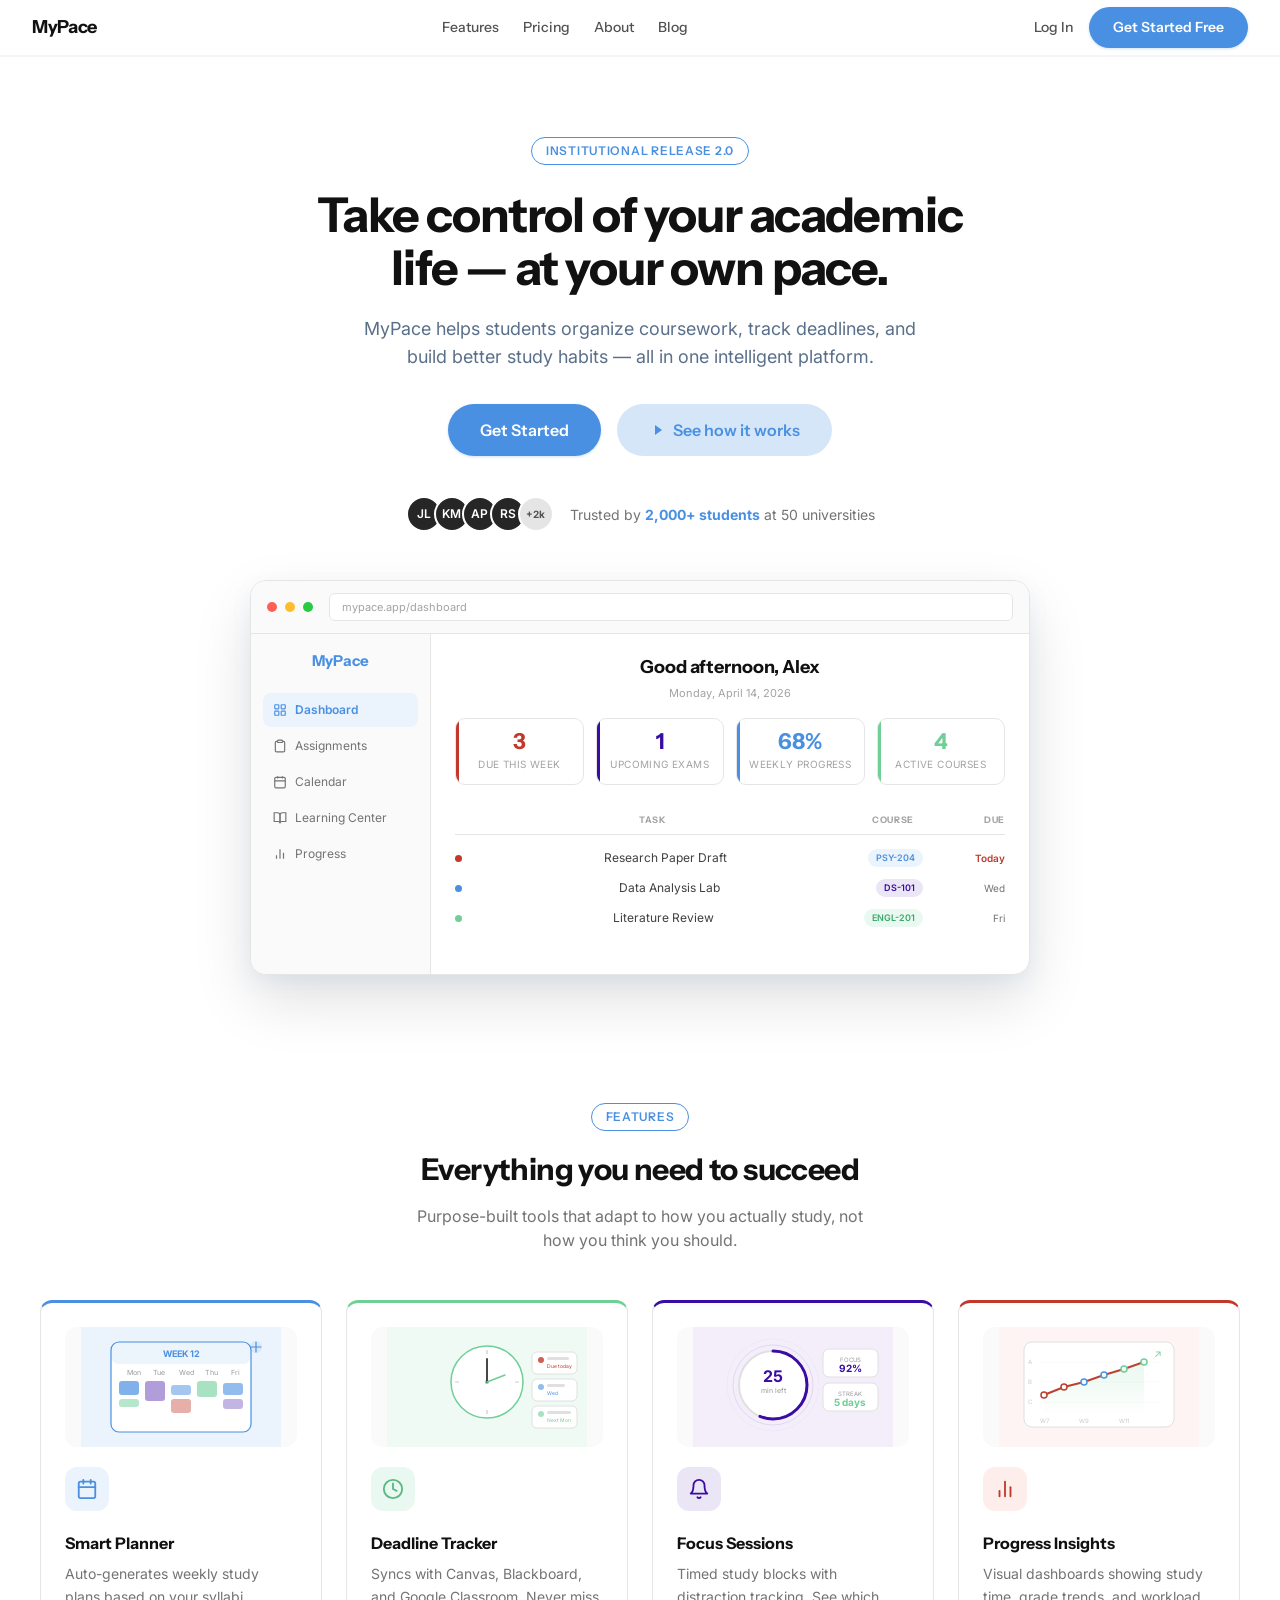
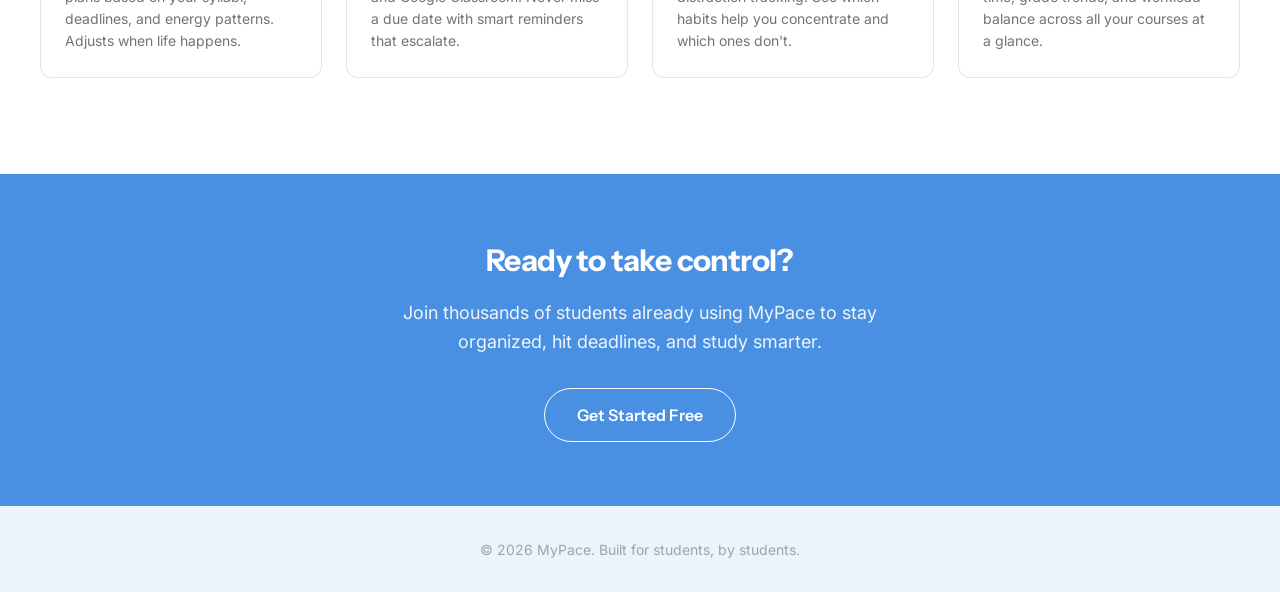
<file: index.html>
<!DOCTYPE html>
<html lang="en">
<head>
  <meta charset="UTF-8">
  <meta name="viewport" content="width=device-width, initial-scale=1.0">
  <title>MyPace — Academic Productivity for Students</title>
  <meta name="description" content="MyPace helps students organize coursework, track deadlines, and build better study habits — all in one intelligent platform.">
  <link rel="preconnect" href="https://fonts.googleapis.com">
  <link rel="preconnect" href="https://fonts.gstatic.com" crossorigin>
  <link href="https://fonts.googleapis.com/css2?family=Instrument+Sans:wght@400;500;600;700;800;900&family=Inter:wght@400;500;600;700;800;900&display=swap" rel="stylesheet">
  <link rel="stylesheet" href="styles.css">
  <style>
    /* Page-specific styles not covered by the design system */
    .nav-wrapper {
      position: sticky;
      top: 0;
      z-index: 100;
      background: var(--color-white);
      border-bottom: 1px solid var(--color-gray-100);
    }

    .hero {
      padding: var(--space-20) var(--space-8) var(--space-16);
      text-align: center;
      display: flex;
      flex-direction: column;
      align-items: center;
    }

    .hero__heading {
      font-size: var(--text-5xl);
      font-weight: 800;
      line-height: 1.1;
      letter-spacing: -0.025em;
      max-width: 700px;
      margin-top: var(--space-6);
      color: var(--color-black);
    }

    .hero__subheading {
      font-size: var(--text-lg);
      color: var(--color-gray-500);
      max-width: 560px;
      margin-top: var(--space-5);
      line-height: 1.6;
    }

    .hero__ctas {
      display: flex;
      align-items: center;
      gap: var(--space-4);
      margin-top: var(--space-8);
    }

    .hero__visual {
      margin-top: var(--space-12);
      width: 100%;
      max-width: 780px;
    }

    .dashboard-preview {
      max-width: 780px;
      width: 100%;
      border-radius: 16px;
      overflow: hidden;
      box-shadow: 0 25px 60px rgba(0,0,0,0.12), 0 8px 20px rgba(74,144,226,0.08);
      border: 1px solid var(--color-gray-200);
      background: var(--color-white);
    }

    .dashboard-preview__topbar {
      display: flex;
      align-items: center;
      gap: 8px;
      padding: 12px 16px;
      background: var(--color-gray-50);
      border-bottom: 1px solid var(--color-gray-200);
    }

    .dashboard-preview__dot {
      width: 10px;
      height: 10px;
      border-radius: 50%;
    }

    .dashboard-preview__url {
      flex: 1;
      height: 28px;
      margin-left: 8px;
      border-radius: 6px;
      background: var(--color-white);
      border: 1px solid var(--color-gray-200);
      display: flex;
      align-items: center;
      padding: 0 12px;
      font-size: 11px;
      color: var(--color-gray-400);
      font-family: var(--font-sans);
    }

    .dashboard-preview__body {
      display: flex;
      min-height: 340px;
    }

    .dashboard-preview__sidebar {
      width: 180px;
      background: var(--color-gray-50);
      border-right: 1px solid var(--color-gray-200);
      padding: 16px 12px;
      flex-shrink: 0;
    }

    .dp-sidebar__logo {
      font-family: var(--font-heading);
      font-weight: 800;
      font-size: 15px;
      color: var(--color-primary);
      margin-bottom: 20px;
    }

    .dp-sidebar__item {
      display: flex;
      align-items: center;
      gap: 8px;
      padding: 8px 10px;
      border-radius: 8px;
      font-size: 12px;
      color: var(--color-gray-500);
      font-family: var(--font-sans);
      margin-bottom: 2px;
    }

    .dp-sidebar__item--active {
      background: var(--color-primary-light);
      color: var(--color-primary);
      font-weight: 600;
    }

    .dp-sidebar__item svg {
      width: 14px;
      height: 14px;
      flex-shrink: 0;
    }

    .dashboard-preview__main {
      flex: 1;
      padding: 20px 24px;
    }

    .dp-greeting {
      font-family: var(--font-heading);
      font-size: 18px;
      font-weight: 700;
      margin-bottom: 4px;
    }

    .dp-date {
      font-size: 11px;
      color: var(--color-gray-400);
      margin-bottom: 16px;
    }

    .dp-stats {
      display: flex;
      gap: 12px;
      margin-bottom: 20px;
    }

    .dp-stat {
      flex: 1;
      border-radius: 10px;
      padding: 12px;
      background: var(--color-white);
      border: 1px solid var(--color-gray-200);
      position: relative;
      overflow: hidden;
    }

    .dp-stat::before {
      content: '';
      position: absolute;
      left: 0;
      top: 0;
      bottom: 0;
      width: 3px;
    }

    .dp-stat--red::before { background: var(--color-warning); }
    .dp-stat--purple::before { background: var(--color-secondary); }
    .dp-stat--blue::before { background: var(--color-primary); }
    .dp-stat--green::before { background: var(--color-accent); }

    .dp-stat__value {
      font-family: var(--font-heading);
      font-size: 22px;
      font-weight: 800;
      line-height: 1;
    }

    .dp-stat__label {
      font-size: 10px;
      color: var(--color-gray-400);
      margin-top: 4px;
      text-transform: uppercase;
      letter-spacing: 0.04em;
    }

    .dp-table-head {
      display: flex;
      gap: 12px;
      padding: 8px 0;
      border-bottom: 1px solid var(--color-gray-200);
      margin-bottom: 8px;
    }

    .dp-table-head span {
      font-size: 9px;
      font-weight: 700;
      text-transform: uppercase;
      letter-spacing: 0.06em;
      color: var(--color-gray-400);
      font-family: var(--font-heading);
    }

    .dp-table-row {
      display: flex;
      align-items: center;
      gap: 12px;
      padding: 6px 0;
    }

    .dp-table-row__dot {
      width: 7px;
      height: 7px;
      border-radius: 50%;
      flex-shrink: 0;
    }

    .dp-table-row__name {
      font-size: 12px;
      color: var(--color-gray-700);
      flex: 1;
    }

    .dp-table-row__badge {
      font-size: 9px;
      font-weight: 600;
      padding: 2px 8px;
      border-radius: 10px;
    }

    .dp-table-row__due {
      font-size: 10px;
      width: 70px;
      text-align: right;
    }

    @media (max-width: 640px) {
      .dashboard-preview__sidebar { display: none; }
      .dp-stats { flex-wrap: wrap; }
      .dp-stat { min-width: calc(50% - 6px); }
    }

    /* Features section */
    .features {
      padding: var(--space-16) var(--space-8) var(--space-24);
    }

    .features__header {
      text-align: center;
      margin-bottom: var(--space-12);
    }

    .features__heading {
      font-size: var(--text-3xl);
      font-weight: 800;
      letter-spacing: -0.02em;
    }

    .features__sub {
      font-size: var(--text-base);
      color: var(--color-gray-500);
      margin-top: var(--space-3);
      max-width: 480px;
      margin-left: auto;
      margin-right: auto;
    }

    .features__grid {
      display: grid;
      grid-template-columns: repeat(4, 1fr);
      gap: var(--space-6);
      max-width: var(--content-width);
      margin: 0 auto;
    }

    .feature-card {
      padding: var(--space-6);
      border-top: 3px solid var(--color-primary);
    }

    .feature-card:nth-child(2) { border-top-color: var(--color-accent); }
    .feature-card:nth-child(3) { border-top-color: var(--color-secondary); }
    .feature-card:nth-child(4) { border-top-color: var(--color-warning); }

    .feature-card__scene {
      width: 100%;
      height: 120px;
      border-radius: var(--radius-lg);
      background: var(--color-gray-50);
      margin-bottom: var(--space-5);
      display: flex;
      align-items: center;
      justify-content: center;
      overflow: hidden;
    }

    .feature-card__scene svg {
      width: 100%;
      height: 100%;
    }

    .feature-card__icon {
      width: 44px;
      height: 44px;
      border-radius: var(--radius-lg);
      background: var(--color-primary-light);
      display: flex;
      align-items: center;
      justify-content: center;
      margin-bottom: var(--space-5);
    }

    .feature-card__icon svg {
      width: 22px;
      height: 22px;
      color: var(--color-primary);
    }

    .feature-card:nth-child(2) .feature-card__icon { background: rgba(111, 207, 151, 0.15); }
    .feature-card:nth-child(2) .feature-card__icon svg { color: var(--color-accent-hover); }
    .feature-card:nth-child(3) .feature-card__icon { background: rgba(58, 12, 163, 0.1); }
    .feature-card:nth-child(3) .feature-card__icon svg { color: var(--color-secondary); }
    .feature-card:nth-child(4) .feature-card__icon { background: var(--color-warning-light); }
    .feature-card:nth-child(4) .feature-card__icon svg { color: var(--color-warning); }

    .feature-card__title {
      font-size: var(--text-base);
      font-weight: 700;
      margin-bottom: var(--space-2);
    }

    .feature-card__desc {
      font-size: var(--text-sm);
      color: var(--color-gray-500);
      line-height: 1.6;
    }

    /* Social proof strip */
    .social-proof {
      display: flex;
      align-items: center;
      justify-content: center;
      gap: var(--space-4);
      margin-top: var(--space-10);
    }

    .social-proof__text {
      font-size: var(--text-sm);
      color: var(--color-gray-500);
    }

    .social-proof__text strong {
      color: var(--color-black);
      font-weight: 700;
    }

    /* CTA Section */
    .cta-section {
      background: var(--color-primary);
      padding: var(--space-16) var(--space-8);
      text-align: center;
      color: var(--color-white);
    }

    .cta-section__heading {
      font-size: var(--text-3xl);
      font-weight: 800;
      letter-spacing: -0.02em;
      margin-bottom: var(--space-4);
    }

    .cta-section__sub {
      font-size: var(--text-lg);
      opacity: 0.9;
      max-width: 480px;
      margin: 0 auto var(--space-8);
      line-height: 1.6;
    }

    .btn--white-outline {
      background: transparent;
      color: var(--color-white);
      border: 1.5px solid var(--color-white);
      border-radius: var(--radius-full);
    }

    .btn--white-outline:hover {
      background: var(--color-white);
      color: var(--color-primary);
    }

    /* Footer */
    .site-footer {
      border-top: 1px solid var(--color-gray-100);
      padding: var(--space-8);
      text-align: center;
      font-size: var(--text-sm);
      color: var(--color-gray-400);
      background: var(--color-primary-light);
    }

    @media (max-width: 1024px) {
      .features__grid {
        grid-template-columns: repeat(2, 1fr);
      }
    }

    @media (max-width: 768px) {
      .hero__heading {
        font-size: var(--text-3xl);
      }
      .hero__subheading {
        font-size: var(--text-base);
      }
      .hero__ctas {
        flex-direction: column;
        width: 100%;
        max-width: 320px;
      }
      .hero__ctas .btn {
        width: 100%;
      }
      .features__grid {
        grid-template-columns: 1fr;
      }
      .skeleton--hero {
        height: 240px;
      }
      .social-proof {
        flex-direction: column;
        gap: var(--space-3);
      }
    }
  </style>
</head>
<body>

  <!-- Navigation -->
  <div class="nav-wrapper">
    <nav class="nav">
      <a href="index.html" class="nav__logo">MyPace</a>
      <div class="nav__links">
        <a href="#features" class="nav__link">Features</a>
        <a href="#pricing" class="nav__link">Pricing</a>
        <a href="#about" class="nav__link">About</a>
        <a href="#blog" class="nav__link">Blog</a>
      </div>
      <div class="nav__actions">
        <a href="signup.html" class="nav__link">Log In</a>
        <a href="signup.html" class="btn btn--primary">Get Started Free</a>
      </div>
    </nav>
  </div>

  <!-- Hero Section -->
  <section class="hero">
    <span class="badge badge--outline" style="border-color: var(--color-primary); color: var(--color-primary);">Institutional Release 2.0</span>

    <h1 class="hero__heading">Take control of your academic life — at your own pace.</h1>

    <p class="hero__subheading" style="color: #5a6f8a;">MyPace helps students organize coursework, track deadlines, and build better study habits — all in one intelligent platform.</p>

    <div class="hero__ctas">
      <a href="signup.html" class="btn btn--primary btn--large">Get Started</a>
      <a href="#features" class="btn btn--secondary btn--large" style="background-color: #d6e6f9; color: var(--color-primary);">

        <svg width="16" height="16" viewBox="0 0 16 16" fill="none" stroke="currentColor" stroke-width="1.5" stroke-linecap="round" stroke-linejoin="round">
          <polygon points="6,3 13,8 6,13" fill="currentColor" stroke="none"/>
        </svg>
        See how it works
      </a>
    </div>

    <!-- Social proof -->
    <div class="social-proof">
      <div class="avatar-stack">
        <div class="avatar-stack__img">JL</div>
        <div class="avatar-stack__img">KM</div>
        <div class="avatar-stack__img">AP</div>
        <div class="avatar-stack__img">RS</div>
        <div class="avatar-stack__count">+2k</div>
      </div>
      <p class="social-proof__text">Trusted by <strong style="color: var(--color-primary);">2,000+ students</strong> at 50 universities</p>
    </div>

    <!-- Hero Visual / Dashboard Preview -->
    <div class="hero__visual">
      <div class="dashboard-preview">
        <!-- Browser top bar -->
        <div class="dashboard-preview__topbar">
          <div class="dashboard-preview__dot" style="background:#FF5F57;"></div>
          <div class="dashboard-preview__dot" style="background:#FFBD2E;"></div>
          <div class="dashboard-preview__dot" style="background:#28CA41;"></div>
          <div class="dashboard-preview__url">mypace.app/dashboard</div>
        </div>
        <!-- Dashboard body -->
        <div class="dashboard-preview__body">
          <!-- Sidebar -->
          <div class="dashboard-preview__sidebar">
            <div class="dp-sidebar__logo">MyPace</div>
            <div class="dp-sidebar__item dp-sidebar__item--active">
              <svg viewBox="0 0 24 24" fill="none" stroke="currentColor" stroke-width="2"><rect x="3" y="3" width="7" height="7" rx="1"/><rect x="14" y="3" width="7" height="7" rx="1"/><rect x="3" y="14" width="7" height="7" rx="1"/><rect x="14" y="14" width="7" height="7" rx="1"/></svg>
              Dashboard
            </div>
            <div class="dp-sidebar__item">
              <svg viewBox="0 0 24 24" fill="none" stroke="currentColor" stroke-width="2"><path d="M16 4h2a2 2 0 0 1 2 2v14a2 2 0 0 1-2 2H6a2 2 0 0 1-2-2V6a2 2 0 0 1 2-2h2"/><rect x="8" y="2" width="8" height="4" rx="1"/></svg>
              Assignments
            </div>
            <div class="dp-sidebar__item">
              <svg viewBox="0 0 24 24" fill="none" stroke="currentColor" stroke-width="2"><rect x="3" y="4" width="18" height="18" rx="2"/><path d="M16 2v4"/><path d="M8 2v4"/><path d="M3 10h18"/></svg>
              Calendar
            </div>
            <div class="dp-sidebar__item">
              <svg viewBox="0 0 24 24" fill="none" stroke="currentColor" stroke-width="2"><path d="M2 3h6a4 4 0 0 1 4 4v14a3 3 0 0 0-3-3H2z"/><path d="M22 3h-6a4 4 0 0 0-4 4v14a3 3 0 0 1 3-3h7z"/></svg>
              Learning Center
            </div>
            <div class="dp-sidebar__item">
              <svg viewBox="0 0 24 24" fill="none" stroke="currentColor" stroke-width="2"><line x1="18" y1="20" x2="18" y2="10"/><line x1="12" y1="20" x2="12" y2="4"/><line x1="6" y1="20" x2="6" y2="14"/></svg>
              Progress
            </div>
          </div>
          <!-- Main content -->
          <div class="dashboard-preview__main">
            <div class="dp-greeting">Good afternoon, Alex</div>
            <div class="dp-date">Monday, April 14, 2026</div>
            <!-- Stat cards -->
            <div class="dp-stats">
              <div class="dp-stat dp-stat--red">
                <div class="dp-stat__value" style="color:var(--color-warning);">3</div>
                <div class="dp-stat__label">Due This Week</div>
              </div>
              <div class="dp-stat dp-stat--purple">
                <div class="dp-stat__value" style="color:var(--color-secondary);">1</div>
                <div class="dp-stat__label">Upcoming Exams</div>
              </div>
              <div class="dp-stat dp-stat--blue">
                <div class="dp-stat__value" style="color:var(--color-primary);">68%</div>
                <div class="dp-stat__label">Weekly Progress</div>
              </div>
              <div class="dp-stat dp-stat--green">
                <div class="dp-stat__value" style="color:var(--color-accent);">4</div>
                <div class="dp-stat__label">Active Courses</div>
              </div>
            </div>
            <!-- Mini task table -->
            <div class="dp-table-head">
              <span style="flex:1;">Task</span>
              <span style="width:60px;">Course</span>
              <span style="width:70px;text-align:right;">Due</span>
            </div>
            <div class="dp-table-row">
              <div class="dp-table-row__dot" style="background:var(--color-warning);"></div>
              <div class="dp-table-row__name">Research Paper Draft</div>
              <div class="dp-table-row__badge" style="background:var(--color-primary-light);color:var(--color-primary);">PSY-204</div>
              <div class="dp-table-row__due" style="color:var(--color-warning);font-weight:600;">Today</div>
            </div>
            <div class="dp-table-row">
              <div class="dp-table-row__dot" style="background:var(--color-primary);"></div>
              <div class="dp-table-row__name">Data Analysis Lab</div>
              <div class="dp-table-row__badge" style="background:rgba(58,12,163,0.1);color:var(--color-secondary);">DS-101</div>
              <div class="dp-table-row__due" style="color:var(--color-gray-500);">Wed</div>
            </div>
            <div class="dp-table-row">
              <div class="dp-table-row__dot" style="background:var(--color-accent);"></div>
              <div class="dp-table-row__name">Literature Review</div>
              <div class="dp-table-row__badge" style="background:rgba(111,207,151,0.15);color:#3da86a;">ENGL-201</div>
              <div class="dp-table-row__due" style="color:var(--color-gray-500);">Fri</div>
            </div>
          </div>
        </div>
      </div>
    </div>
  </section>

  <!-- Features Section -->
  <section class="features" id="features">
    <div class="features__header">
      <span class="badge badge--outline" style="margin-bottom: var(--space-4); display: inline-flex; border-color: var(--color-primary); color: var(--color-primary);">Features</span>
      <h2 class="features__heading">Everything you need to succeed</h2>
      <p class="features__sub">Purpose-built tools that adapt to how you actually study, not how you think you should.</p>
    </div>

    <div class="features__grid">
      <!-- Feature 1: Smart Planner -->
      <div class="card feature-card">
        <div class="feature-card__scene">
          <svg viewBox="0 0 200 120" fill="none" xmlns="http://www.w3.org/2000/svg">
            <rect width="200" height="120" fill="#EBF3FC"/>
            <!-- Calendar grid -->
            <rect x="30" y="15" width="140" height="90" rx="8" fill="#fff" stroke="#4A90E2" stroke-width="1.2"/>
            <rect x="30" y="15" width="140" height="22" rx="8" fill="#4A90E2" opacity="0.1"/>
            <text x="100" y="30" text-anchor="middle" font-size="9" font-weight="700" fill="#4A90E2" font-family="Inter,sans-serif">WEEK 12</text>
            <!-- Day columns -->
            <text x="46" y="48" font-size="7" fill="#999" font-family="Inter,sans-serif">Mon</text>
            <text x="72" y="48" font-size="7" fill="#999" font-family="Inter,sans-serif">Tue</text>
            <text x="98" y="48" font-size="7" fill="#999" font-family="Inter,sans-serif">Wed</text>
            <text x="124" y="48" font-size="7" fill="#999" font-family="Inter,sans-serif">Thu</text>
            <text x="150" y="48" font-size="7" fill="#999" font-family="Inter,sans-serif">Fri</text>
            <!-- Study blocks -->
            <rect x="38" y="54" width="20" height="14" rx="3" fill="#4A90E2" opacity="0.7"/>
            <rect x="38" y="72" width="20" height="8" rx="3" fill="#6FCF97" opacity="0.5"/>
            <rect x="64" y="54" width="20" height="20" rx="3" fill="#3A0CA3" opacity="0.4"/>
            <rect x="90" y="58" width="20" height="10" rx="3" fill="#4A90E2" opacity="0.5"/>
            <rect x="90" y="72" width="20" height="14" rx="3" fill="#C0392B" opacity="0.4"/>
            <rect x="116" y="54" width="20" height="16" rx="3" fill="#6FCF97" opacity="0.6"/>
            <rect x="142" y="56" width="20" height="12" rx="3" fill="#4A90E2" opacity="0.6"/>
            <rect x="142" y="72" width="20" height="10" rx="3" fill="#3A0CA3" opacity="0.3"/>
            <!-- Sparkle -->
            <circle cx="175" cy="20" r="6" fill="#4A90E2" opacity="0.1"/>
            <path d="M175 15v10M170 20h10" stroke="#4A90E2" stroke-width="1.2" stroke-linecap="round"/>
          </svg>
        </div>
        <div class="feature-card__icon">
          <svg viewBox="0 0 24 24" fill="none" stroke="currentColor" stroke-width="2" stroke-linecap="round" stroke-linejoin="round">
            <rect x="3" y="4" width="18" height="18" rx="2" ry="2"/>
            <line x1="16" y1="2" x2="16" y2="6"/>
            <line x1="8" y1="2" x2="8" y2="6"/>
            <line x1="3" y1="10" x2="21" y2="10"/>
          </svg>
        </div>
        <h3 class="feature-card__title">Smart Planner</h3>
        <p class="feature-card__desc">Auto-generates weekly study plans based on your syllabi, deadlines, and energy patterns. Adjusts when life happens.</p>
      </div>

      <!-- Feature 2: Deadline Tracker -->
      <div class="card feature-card">
        <div class="feature-card__scene">
          <svg viewBox="0 0 200 120" fill="none" xmlns="http://www.w3.org/2000/svg">
            <rect width="200" height="120" fill="#F0FAF4"/>
            <!-- Clock face -->
            <circle cx="100" cy="55" r="36" fill="#fff" stroke="#6FCF97" stroke-width="1.5"/>
            <circle cx="100" cy="55" r="2" fill="#6FCF97"/>
            <!-- Hour markers -->
            <line x1="100" y1="23" x2="100" y2="27" stroke="#ccc" stroke-width="1.2"/>
            <line x1="100" y1="83" x2="100" y2="87" stroke="#ccc" stroke-width="1.2"/>
            <line x1="68" y1="55" x2="72" y2="55" stroke="#ccc" stroke-width="1.2"/>
            <line x1="128" y1="55" x2="132" y2="55" stroke="#ccc" stroke-width="1.2"/>
            <!-- Clock hands -->
            <line x1="100" y1="55" x2="100" y2="32" stroke="#333" stroke-width="1.8" stroke-linecap="round"/>
            <line x1="100" y1="55" x2="118" y2="48" stroke="#6FCF97" stroke-width="1.5" stroke-linecap="round"/>
            <!-- Deadline items -->
            <rect x="145" y="25" width="45" height="22" rx="5" fill="#fff" stroke="#E0E0E0" stroke-width="1"/>
            <circle cx="154" cy="33" r="3" fill="#C0392B" opacity="0.8"/>
            <rect x="160" y="30" width="22" height="3" rx="1.5" fill="#E0E0E0"/>
            <text x="160" y="41" font-size="5" fill="#C0392B" font-family="Inter,sans-serif">Due today</text>

            <rect x="145" y="52" width="45" height="22" rx="5" fill="#fff" stroke="#E0E0E0" stroke-width="1"/>
            <circle cx="154" cy="60" r="3" fill="#4A90E2" opacity="0.6"/>
            <rect x="160" y="57" width="18" height="3" rx="1.5" fill="#E0E0E0"/>
            <text x="160" y="68" font-size="5" fill="#4A90E2" font-family="Inter,sans-serif">Wed</text>

            <rect x="145" y="79" width="45" height="22" rx="5" fill="#fff" stroke="#E0E0E0" stroke-width="1"/>
            <circle cx="154" cy="87" r="3" fill="#6FCF97" opacity="0.6"/>
            <rect x="160" y="84" width="24" height="3" rx="1.5" fill="#E0E0E0"/>
            <text x="160" y="95" font-size="5" fill="#6FCF97" font-family="Inter,sans-serif">Next Mon</text>
          </svg>
        </div>
        <div class="feature-card__icon">
          <svg viewBox="0 0 24 24" fill="none" stroke="currentColor" stroke-width="2" stroke-linecap="round" stroke-linejoin="round">
            <circle cx="12" cy="12" r="10"/>
            <polyline points="12,6 12,12 16,14"/>
          </svg>
        </div>
        <h3 class="feature-card__title">Deadline Tracker</h3>
        <p class="feature-card__desc">Syncs with Canvas, Blackboard, and Google Classroom. Never miss a due date with smart reminders that escalate.</p>
      </div>

      <!-- Feature 3: Focus Sessions -->
      <div class="card feature-card">
        <div class="feature-card__scene">
          <svg viewBox="0 0 200 120" fill="none" xmlns="http://www.w3.org/2000/svg">
            <rect width="200" height="120" fill="#F3EEFA"/>
            <!-- Timer circle -->
            <circle cx="80" cy="58" r="34" fill="#fff" stroke="#E0E0E0" stroke-width="2"/>
            <circle cx="80" cy="58" r="34" fill="none" stroke="#3A0CA3" stroke-width="3" stroke-dasharray="170" stroke-dashoffset="50" stroke-linecap="round" transform="rotate(-90 80 58)"/>
            <text x="80" y="55" text-anchor="middle" font-size="16" font-weight="700" fill="#3A0CA3" font-family="Inter,sans-serif">25</text>
            <text x="80" y="66" text-anchor="middle" font-size="7" fill="#999" font-family="Inter,sans-serif">min left</text>
            <!-- Focus metrics -->
            <rect x="130" y="22" width="55" height="28" rx="6" fill="#fff" stroke="#E0E0E0" stroke-width="1"/>
            <text x="157" y="35" text-anchor="middle" font-size="6" fill="#999" font-family="Inter,sans-serif">FOCUS</text>
            <text x="157" y="45" text-anchor="middle" font-size="10" font-weight="700" fill="#3A0CA3" font-family="Inter,sans-serif">92%</text>

            <rect x="130" y="56" width="55" height="28" rx="6" fill="#fff" stroke="#E0E0E0" stroke-width="1"/>
            <text x="157" y="69" text-anchor="middle" font-size="6" fill="#999" font-family="Inter,sans-serif">STREAK</text>
            <text x="157" y="79" text-anchor="middle" font-size="10" font-weight="700" fill="#6FCF97" font-family="Inter,sans-serif">5 days</text>

            <!-- Pulse rings -->
            <circle cx="80" cy="58" r="40" fill="none" stroke="#3A0CA3" stroke-width="0.5" opacity="0.2"/>
            <circle cx="80" cy="58" r="46" fill="none" stroke="#3A0CA3" stroke-width="0.3" opacity="0.1"/>
          </svg>
        </div>
        <div class="feature-card__icon">
          <svg viewBox="0 0 24 24" fill="none" stroke="currentColor" stroke-width="2" stroke-linecap="round" stroke-linejoin="round">
            <path d="M18 8A6 6 0 0 0 6 8c0 7-3 9-3 9h18s-3-2-3-9"/>
            <path d="M13.73 21a2 2 0 0 1-3.46 0"/>
          </svg>
        </div>
        <h3 class="feature-card__title">Focus Sessions</h3>
        <p class="feature-card__desc">Timed study blocks with distraction tracking. See which habits help you concentrate and which ones don't.</p>
      </div>

      <!-- Feature 4: Progress Insights -->
      <div class="card feature-card">
        <div class="feature-card__scene">
          <svg viewBox="0 0 200 120" fill="none" xmlns="http://www.w3.org/2000/svg">
            <rect width="200" height="120" fill="#FDF4F3"/>
            <!-- Chart area -->
            <rect x="25" y="15" width="150" height="85" rx="8" fill="#fff" stroke="#E0E0E0" stroke-width="1"/>
            <!-- Grid lines -->
            <line x1="40" y1="35" x2="160" y2="35" stroke="#f0f0f0" stroke-width="0.5"/>
            <line x1="40" y1="55" x2="160" y2="55" stroke="#f0f0f0" stroke-width="0.5"/>
            <line x1="40" y1="75" x2="160" y2="75" stroke="#f0f0f0" stroke-width="0.5"/>
            <!-- Y-axis labels -->
            <text x="33" y="37" text-anchor="end" font-size="6" fill="#ccc" font-family="Inter,sans-serif">A</text>
            <text x="33" y="57" text-anchor="end" font-size="6" fill="#ccc" font-family="Inter,sans-serif">B</text>
            <text x="33" y="77" text-anchor="end" font-size="6" fill="#ccc" font-family="Inter,sans-serif">C</text>
            <!-- Line chart - grade trend -->
            <polyline points="45,68 65,60 85,55 105,48 125,42 145,35" fill="none" stroke="#C0392B" stroke-width="2" stroke-linecap="round" stroke-linejoin="round"/>
            <!-- Data dots -->
            <circle cx="45" cy="68" r="3" fill="#fff" stroke="#C0392B" stroke-width="1.5"/>
            <circle cx="65" cy="60" r="3" fill="#fff" stroke="#C0392B" stroke-width="1.5"/>
            <circle cx="85" cy="55" r="3" fill="#fff" stroke="#4A90E2" stroke-width="1.5"/>
            <circle cx="105" cy="48" r="3" fill="#fff" stroke="#4A90E2" stroke-width="1.5"/>
            <circle cx="125" cy="42" r="3" fill="#fff" stroke="#6FCF97" stroke-width="1.5"/>
            <circle cx="145" cy="35" r="3" fill="#fff" stroke="#6FCF97" stroke-width="1.5"/>
            <!-- Area fill -->
            <polygon points="45,68 65,60 85,55 105,48 125,42 145,35 145,90 45,90" fill="url(#progressGrad)" opacity="0.15"/>
            <defs>
              <linearGradient id="progressGrad" x1="45" y1="35" x2="45" y2="90" gradientUnits="userSpaceOnUse">
                <stop stop-color="#6FCF97"/>
                <stop offset="1" stop-color="#6FCF97" stop-opacity="0"/>
              </linearGradient>
            </defs>
            <!-- Trend arrow -->
            <text x="155" y="30" font-size="10" fill="#6FCF97">&#8599;</text>
            <!-- X-axis labels -->
            <text x="45" y="96" text-anchor="middle" font-size="6" fill="#ccc" font-family="Inter,sans-serif">W7</text>
            <text x="85" y="96" text-anchor="middle" font-size="6" fill="#ccc" font-family="Inter,sans-serif">W9</text>
            <text x="125" y="96" text-anchor="middle" font-size="6" fill="#ccc" font-family="Inter,sans-serif">W11</text>
          </svg>
        </div>
        <div class="feature-card__icon">
          <svg viewBox="0 0 24 24" fill="none" stroke="currentColor" stroke-width="2" stroke-linecap="round" stroke-linejoin="round">
            <line x1="18" y1="20" x2="18" y2="10"/>
            <line x1="12" y1="20" x2="12" y2="4"/>
            <line x1="6" y1="20" x2="6" y2="14"/>
          </svg>
        </div>
        <h3 class="feature-card__title">Progress Insights</h3>
        <p class="feature-card__desc">Visual dashboards showing study time, grade trends, and workload balance across all your courses at a glance.</p>
      </div>
    </div>
  </section>

  <!-- CTA Section -->
  <section class="cta-section">
    <h2 class="cta-section__heading">Ready to take control?</h2>
    <p class="cta-section__sub">Join thousands of students already using MyPace to stay organized, hit deadlines, and study smarter.</p>
    <a href="signup.html" class="btn btn--white-outline btn--large">Get Started Free</a>
  </section>

  <!-- Footer -->
  <footer class="site-footer">
    <p>&copy; 2026 MyPace. Built for students, by students.</p>
  </footer>

</body>
</html>
</file>
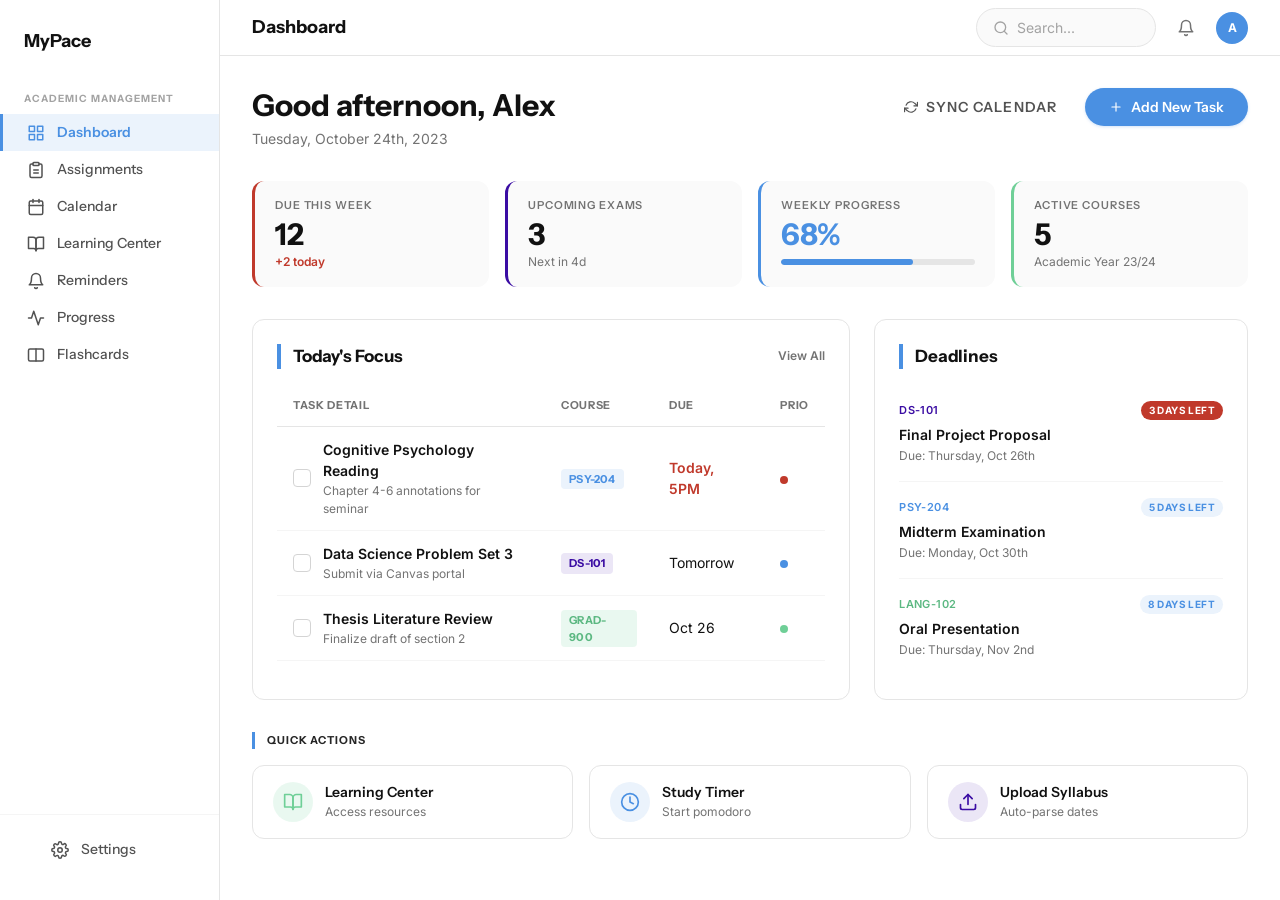
<file: dashboard.html>
<!DOCTYPE html>
<html lang="en">
<head>
  <meta charset="UTF-8">
  <meta name="viewport" content="width=device-width, initial-scale=1.0">
  <title>Dashboard — MyPace</title>
  <link rel="preconnect" href="https://fonts.googleapis.com">
  <link rel="preconnect" href="https://fonts.gstatic.com" crossorigin>
  <link href="https://fonts.googleapis.com/css2?family=Instrument+Sans:wght@400;500;600;700;800;900&family=Inter:wght@400;500;600;700;800;900&display=swap" rel="stylesheet">
  <link rel="stylesheet" href="styles.css">
  <style>
    /* Dashboard-specific layout helpers */
    .dashboard-header {
      display: flex;
      align-items: flex-start;
      justify-content: space-between;
      margin-bottom: var(--space-8);
    }
    .dashboard-header__greeting {
      font-family: var(--font-heading);
      font-size: var(--text-3xl);
      font-weight: 800;
      line-height: 1.2;
    }
    .dashboard-header__date {
      font-size: var(--text-sm);
      color: var(--color-gray-500);
      margin-top: var(--space-1);
    }
    .dashboard-header__actions {
      display: flex;
      align-items: center;
      gap: var(--space-3);
      flex-shrink: 0;
    }

    .stat-grid {
      display: grid;
      grid-template-columns: repeat(4, 1fr);
      gap: var(--space-4);
      margin-bottom: var(--space-8);
    }

    .two-col {
      display: grid;
      grid-template-columns: 1.6fr 1fr;
      gap: var(--space-6);
      margin-bottom: var(--space-8);
    }

    .section-header {
      display: flex;
      align-items: center;
      justify-content: space-between;
      margin-bottom: var(--space-4);
    }
    .section-header__title {
      font-family: var(--font-heading);
      font-size: 11px;
      font-weight: 800;
      text-transform: uppercase;
      letter-spacing: 0.08em;
      color: var(--color-gray-800);
      padding-left: var(--space-3);
      border-left: 3px solid var(--color-primary);
    }
    .section-header__title--lg {
      font-size: 17px;
      letter-spacing: -0.01em;
      text-transform: none;
      color: var(--color-black);
      border-left-width: 4px;
    }
    .section-header__link {
      font-size: var(--text-xs);
      font-weight: 600;
      color: var(--color-gray-500);
      transition: color 0.15s;
    }
    .section-header__link:hover {
      color: var(--color-black);
    }

    .quick-actions-grid {
      display: grid;
      grid-template-columns: repeat(3, 1fr);
      gap: var(--space-4);
    }

    /* Priority dots */
    .priority-dot {
      width: 8px;
      height: 8px;
      border-radius: var(--radius-full);
      display: inline-block;
    }
    .priority-dot--high { background: var(--color-warning); }
    .priority-dot--medium { background: var(--color-primary); }
    .priority-dot--low { background: var(--color-accent); }

    /* Avatar circle */
    .avatar-circle {
      width: 32px;
      height: 32px;
      border-radius: var(--radius-full);
      background: var(--color-primary);
      color: var(--color-white);
      display: flex;
      align-items: center;
      justify-content: center;
      font-size: var(--text-xs);
      font-weight: 700;
    }

    /* Notification bell */
    .btn--icon-ghost {
      width: 36px;
      height: 36px;
      padding: 0;
      border-radius: var(--radius-full);
      background: transparent;
      border: none;
      cursor: pointer;
      display: flex;
      align-items: center;
      justify-content: center;
      color: var(--color-gray-600);
      transition: color 0.15s, background 0.15s;
    }
    .btn--icon-ghost:hover {
      color: var(--color-primary);
      background: var(--color-primary-light);
    }

    /* Stat card sub badge red */
    .stat-card__sub--red {
      color: var(--color-warning);
      font-weight: 600;
    }

    /* Progress bar inside stat card */
    .stat-card .progress-bar {
      margin-top: var(--space-2);
    }

    /* Deadline badge */
    .deadline-badge {
      font-size: 10px;
      font-weight: 700;
      text-transform: uppercase;
      letter-spacing: 0.04em;
      padding: 2px 8px;
      border-radius: var(--radius-full);
      white-space: nowrap;
    }
    .deadline-badge--urgent {
      background: var(--color-warning);
      color: var(--color-white);
    }
    .deadline-badge--normal {
      background: var(--color-primary-light);
      color: var(--color-primary);
    }

    /* Quick action icon colors — brand palette */
    .quick-action__icon--green { background: rgba(111, 207, 151, 0.15); color: var(--color-accent); }
    .quick-action__icon--blue { background: var(--color-primary-light); color: var(--color-primary); }
    .quick-action__icon--purple { background: rgba(58, 12, 163, 0.1); color: var(--color-secondary); }

    /* Table checkbox alignment */
    .table tbody td .checkbox__box {
      cursor: pointer;
    }
    .task-detail__title {
      font-weight: 600;
      font-size: var(--text-sm);
    }
    .task-detail__desc {
      font-size: var(--text-xs);
      color: var(--color-gray-500);
      margin-top: 1px;
    }

    @media (max-width: 1024px) {
      .stat-grid { grid-template-columns: repeat(2, 1fr); }
      .two-col { grid-template-columns: 1fr; }
      .quick-actions-grid { grid-template-columns: 1fr; }
    }
  </style>
</head>
<body>
  <div class="app-shell">

    <!-- ========== SIDEBAR ========== -->
    <aside class="app-sidebar">
      <div class="app-sidebar__logo">MyPace</div>
      <div class="app-sidebar__section-label">Academic Management</div>
      <nav class="app-sidebar__nav">
        <a href="dashboard.html" class="app-sidebar__link app-sidebar__link--active">
          <svg xmlns="http://www.w3.org/2000/svg" viewBox="0 0 24 24" fill="none" stroke="currentColor" stroke-width="2" stroke-linecap="round" stroke-linejoin="round"><rect x="3" y="3" width="7" height="7"/><rect x="14" y="3" width="7" height="7"/><rect x="3" y="14" width="7" height="7"/><rect x="14" y="14" width="7" height="7"/></svg>
          Dashboard
        </a>
        <a href="dashboard.html" class="app-sidebar__link">
          <svg xmlns="http://www.w3.org/2000/svg" viewBox="0 0 24 24" fill="none" stroke="currentColor" stroke-width="2" stroke-linecap="round" stroke-linejoin="round"><path d="M16 4h2a2 2 0 0 1 2 2v14a2 2 0 0 1-2 2H6a2 2 0 0 1-2-2V6a2 2 0 0 1 2-2h2"/><rect x="8" y="2" width="8" height="4" rx="1"/><path d="M9 12h6"/><path d="M9 16h6"/></svg>
          Assignments
        </a>
        <a href="dashboard.html" class="app-sidebar__link">
          <svg xmlns="http://www.w3.org/2000/svg" viewBox="0 0 24 24" fill="none" stroke="currentColor" stroke-width="2" stroke-linecap="round" stroke-linejoin="round"><rect x="3" y="4" width="18" height="18" rx="2"/><path d="M16 2v4"/><path d="M8 2v4"/><path d="M3 10h18"/></svg>
          Calendar
        </a>
        <a href="learning-center.html" class="app-sidebar__link">
          <svg xmlns="http://www.w3.org/2000/svg" viewBox="0 0 24 24" fill="none" stroke="currentColor" stroke-width="2" stroke-linecap="round" stroke-linejoin="round"><path d="M2 3h6a4 4 0 0 1 4 4v14a3 3 0 0 0-3-3H2z"/><path d="M22 3h-6a4 4 0 0 0-4 4v14a3 3 0 0 1 3-3h7z"/></svg>
          Learning Center
        </a>
        <a href="dashboard.html" class="app-sidebar__link">
          <svg xmlns="http://www.w3.org/2000/svg" viewBox="0 0 24 24" fill="none" stroke="currentColor" stroke-width="2" stroke-linecap="round" stroke-linejoin="round"><path d="M18 8A6 6 0 0 0 6 8c0 7-3 9-3 9h18s-3-2-3-9"/><path d="M13.73 21a2 2 0 0 1-3.46 0"/></svg>
          Reminders
        </a>
        <a href="dashboard.html" class="app-sidebar__link">
          <svg xmlns="http://www.w3.org/2000/svg" viewBox="0 0 24 24" fill="none" stroke="currentColor" stroke-width="2" stroke-linecap="round" stroke-linejoin="round"><path d="M22 12h-4l-3 9L9 3l-3 9H2"/></svg>
          Progress
        </a>
        <a href="dashboard.html" class="app-sidebar__link">
          <svg xmlns="http://www.w3.org/2000/svg" viewBox="0 0 24 24" fill="none" stroke="currentColor" stroke-width="2" stroke-linecap="round" stroke-linejoin="round"><rect x="2" y="4" width="20" height="16" rx="2"/><path d="M12 4v16"/></svg>
          Flashcards
        </a>
      </nav>
      <div class="app-sidebar__footer">
        <a href="dashboard.html" class="app-sidebar__link">
          <svg xmlns="http://www.w3.org/2000/svg" viewBox="0 0 24 24" fill="none" stroke="currentColor" stroke-width="2" stroke-linecap="round" stroke-linejoin="round"><circle cx="12" cy="12" r="3"/><path d="M19.4 15a1.65 1.65 0 0 0 .33 1.82l.06.06a2 2 0 0 1-2.83 2.83l-.06-.06a1.65 1.65 0 0 0-1.82-.33 1.65 1.65 0 0 0-1 1.51V21a2 2 0 0 1-4 0v-.09a1.65 1.65 0 0 0-1.08-1.51 1.65 1.65 0 0 0-1.82.33l-.06.06a2 2 0 0 1-2.83-2.83l.06-.06a1.65 1.65 0 0 0 .33-1.82 1.65 1.65 0 0 0-1.51-1H3a2 2 0 0 1 0-4h.09a1.65 1.65 0 0 0 1.51-1.08 1.65 1.65 0 0 0-.33-1.82l-.06-.06a2 2 0 0 1 2.83-2.83l.06.06a1.65 1.65 0 0 0 1.82.33H9a1.65 1.65 0 0 0 1-1.51V3a2 2 0 0 1 4 0v.09a1.65 1.65 0 0 0 1 1.51 1.65 1.65 0 0 0 1.82-.33l.06-.06a2 2 0 0 1 2.83 2.83l-.06.06a1.65 1.65 0 0 0-.33 1.82V9c.26.604.852.997 1.51 1H21a2 2 0 0 1 0 4h-.09a1.65 1.65 0 0 0-1.51 1z"/></svg>
          Settings
        </a>
      </div>
    </aside>

    <!-- ========== MAIN AREA ========== -->
    <div style="flex:1; display:flex; flex-direction:column;">

      <!-- Top Nav Bar -->
      <header class="app-topnav">
        <div class="app-topnav__left">
          <span class="app-topnav__page-title">Dashboard</span>
        </div>
        <div class="app-topnav__right">
          <div class="app-topnav__search">
            <svg xmlns="http://www.w3.org/2000/svg" width="16" height="16" viewBox="0 0 24 24" fill="none" stroke="currentColor" stroke-width="2" stroke-linecap="round" stroke-linejoin="round"><circle cx="11" cy="11" r="8"/><line x1="21" y1="21" x2="16.65" y2="16.65"/></svg>
            <span>Search...</span>
          </div>
          <button class="app-topnav__icon-btn" aria-label="Notifications">
            <svg xmlns="http://www.w3.org/2000/svg" width="18" height="18" viewBox="0 0 24 24" fill="none" stroke="currentColor" stroke-width="2" stroke-linecap="round" stroke-linejoin="round"><path d="M18 8A6 6 0 0 0 6 8c0 7-3 9-3 9h18s-3-2-3-9"/><path d="M13.73 21a2 2 0 0 1-3.46 0"/></svg>
          </button>
          <div class="avatar-dropdown" id="avatarDropdown">
            <button class="avatar-dropdown__trigger" aria-label="User menu" onclick="document.getElementById('avatarDropdown').classList.toggle('avatar-dropdown--open')">
              <div class="app-topnav__avatar">A</div>
            </button>
            <div class="avatar-dropdown__menu">
              <div class="avatar-dropdown__header">
                <strong>Alex Williams</strong>
                <span>alex@university.edu</span>
              </div>
              <a href="dashboard.html" class="avatar-dropdown__item">
                <svg width="16" height="16" viewBox="0 0 24 24" fill="none" stroke="currentColor" stroke-width="2"><path d="M20 21v-2a4 4 0 0 0-4-4H8a4 4 0 0 0-4 4v2"/><circle cx="12" cy="7" r="4"/></svg>
                Profile
              </a>
              <a href="dashboard.html" class="avatar-dropdown__item">
                <svg width="16" height="16" viewBox="0 0 24 24" fill="none" stroke="currentColor" stroke-width="2"><circle cx="12" cy="12" r="3"/><path d="M19.4 15a1.65 1.65 0 0 0 .33 1.82l.06.06a2 2 0 0 1-2.83 2.83l-.06-.06a1.65 1.65 0 0 0-1.82-.33 1.65 1.65 0 0 0-1 1.51V21a2 2 0 0 1-4 0v-.09A1.65 1.65 0 0 0 9 19.4a1.65 1.65 0 0 0-1.82.33l-.06.06a2 2 0 0 1-2.83-2.83l.06-.06A1.65 1.65 0 0 0 4.68 15a1.65 1.65 0 0 0-1.51-1H3a2 2 0 0 1 0-4h.09A1.65 1.65 0 0 0 4.6 9a1.65 1.65 0 0 0-.33-1.82l-.06-.06a2 2 0 0 1 2.83-2.83l.06.06A1.65 1.65 0 0 0 9 4.68a1.65 1.65 0 0 0 1-1.51V3a2 2 0 0 1 4 0v.09a1.65 1.65 0 0 0 1 1.51 1.65 1.65 0 0 0 1.82-.33l.06-.06a2 2 0 0 1 2.83 2.83l-.06.06A1.65 1.65 0 0 0 19.4 9a1.65 1.65 0 0 0 1.51 1H21a2 2 0 0 1 0 4h-.09a1.65 1.65 0 0 0-1.51 1z"/></svg>
                Settings
              </a>
              <div class="avatar-dropdown__divider"></div>
              <a href="index.html" class="avatar-dropdown__item avatar-dropdown__item--danger">
                <svg width="16" height="16" viewBox="0 0 24 24" fill="none" stroke="currentColor" stroke-width="2"><path d="M9 21H5a2 2 0 0 1-2-2V5a2 2 0 0 1 2-2h4"/><polyline points="16 17 21 12 16 7"/><line x1="21" y1="12" x2="9" y2="12"/></svg>
                Sign Out
              </a>
            </div>
          </div>
        </div>
      </header>

      <!-- Main Content -->
      <main class="app-main">

        <!-- Greeting + Actions -->
        <div class="dashboard-header">
          <div>
            <h1 class="dashboard-header__greeting">Good afternoon, Alex</h1>
            <p class="dashboard-header__date">Tuesday, October 24th, 2023</p>
          </div>
          <div class="dashboard-header__actions">
            <button class="btn btn--ghost uppercase text-xs">
              <svg xmlns="http://www.w3.org/2000/svg" width="14" height="14" viewBox="0 0 24 24" fill="none" stroke="currentColor" stroke-width="2" stroke-linecap="round" stroke-linejoin="round"><path d="M23 4v6h-6"/><path d="M1 20v-6h6"/><path d="M3.51 9a9 9 0 0 1 14.85-3.36L23 10"/><path d="M20.49 15a9 9 0 0 1-14.85 3.36L1 14"/></svg>
              Sync Calendar
            </button>
            <button class="btn btn--primary">
              <svg xmlns="http://www.w3.org/2000/svg" width="14" height="14" viewBox="0 0 24 24" fill="none" stroke="currentColor" stroke-width="2" stroke-linecap="round" stroke-linejoin="round"><line x1="12" y1="5" x2="12" y2="19"/><line x1="5" y1="12" x2="19" y2="12"/></svg>
              Add New Task
            </button>
          </div>
        </div>

        <!-- Stat Cards -->
        <div class="stat-grid">
          <div class="stat-card" style="border-left: 3px solid var(--color-warning);">
            <div class="stat-card__label">Due This Week</div>
            <div class="stat-card__value">12</div>
            <div class="stat-card__sub stat-card__sub--red">+2 today</div>
          </div>
          <div class="stat-card" style="border-left: 3px solid var(--color-secondary);">
            <div class="stat-card__label">Upcoming Exams</div>
            <div class="stat-card__value">3</div>
            <div class="stat-card__sub">Next in 4d</div>
          </div>
          <div class="stat-card" style="border-left: 3px solid var(--color-primary);">
            <div class="stat-card__label">Weekly Progress</div>
            <div class="stat-card__value" style="color: var(--color-primary);">68%</div>
            <div class="progress-bar" style="margin-top:8px;">
              <div class="progress-bar__fill" style="width:68%;"></div>
            </div>
          </div>
          <div class="stat-card" style="border-left: 3px solid var(--color-accent);">
            <div class="stat-card__label">Active Courses</div>
            <div class="stat-card__value">5</div>
            <div class="stat-card__sub">Academic Year 23/24</div>
          </div>
        </div>

        <!-- Two-Column: Today's Focus + Deadlines -->
        <div class="two-col">

          <!-- Today's Focus -->
          <div class="card">
            <div class="section-header">
              <span class="section-header__title section-header__title--lg">Today's Focus</span>
              <a href="dashboard.html" class="section-header__link">View All</a>
            </div>
            <table class="table">
              <thead>
                <tr>
                  <th>Task Detail</th>
                  <th>Course</th>
                  <th>Due</th>
                  <th>Prio</th>
                </tr>
              </thead>
              <tbody>
                <tr>
                  <td>
                    <div class="flex items-center gap-3">
                      <div class="checkbox__box" role="checkbox" aria-checked="false" tabindex="0"></div>
                      <div>
                        <div class="task-detail__title">Cognitive Psychology Reading</div>
                        <div class="task-detail__desc">Chapter 4-6 annotations for seminar</div>
                      </div>
                    </div>
                  </td>
                  <td><span class="badge badge--course" style="background: var(--color-primary-light); color: var(--color-primary);">PSY-204</span></td>
                  <td><span class="text-sm font-semibold" style="color: var(--color-warning);">Today, 5PM</span></td>
                  <td><span class="priority-dot priority-dot--high" title="High"></span></td>
                </tr>
                <tr>
                  <td>
                    <div class="flex items-center gap-3">
                      <div class="checkbox__box" role="checkbox" aria-checked="false" tabindex="0"></div>
                      <div>
                        <div class="task-detail__title">Data Science Problem Set 3</div>
                        <div class="task-detail__desc">Submit via Canvas portal</div>
                      </div>
                    </div>
                  </td>
                  <td><span class="badge badge--course" style="background: rgba(58,12,163,0.1); color: var(--color-secondary);">DS-101</span></td>
                  <td><span class="text-sm">Tomorrow</span></td>
                  <td><span class="priority-dot priority-dot--medium" title="Medium"></span></td>
                </tr>
                <tr>
                  <td>
                    <div class="flex items-center gap-3">
                      <div class="checkbox__box" role="checkbox" aria-checked="false" tabindex="0"></div>
                      <div>
                        <div class="task-detail__title">Thesis Literature Review</div>
                        <div class="task-detail__desc">Finalize draft of section 2</div>
                      </div>
                    </div>
                  </td>
                  <td><span class="badge badge--course" style="background: rgba(111,207,151,0.15); color: var(--color-accent-hover);">GRAD-900</span></td>
                  <td><span class="text-sm">Oct 26</span></td>
                  <td><span class="priority-dot priority-dot--low" title="Low"></span></td>
                </tr>
              </tbody>
            </table>
          </div>

          <!-- Deadlines -->
          <div class="card">
            <div class="section-header">
              <span class="section-header__title section-header__title--lg">Deadlines</span>
            </div>
            <div class="deadline-item">
              <div class="deadline-item__header">
                <span class="deadline-item__course" style="color: var(--color-secondary);">DS-101</span>
                <span class="deadline-badge deadline-badge--urgent">3 Days Left</span>
              </div>
              <div class="deadline-item__title">Final Project Proposal</div>
              <div class="deadline-item__date">Due: Thursday, Oct 26th</div>
            </div>
            <div class="deadline-item">
              <div class="deadline-item__header">
                <span class="deadline-item__course" style="color: var(--color-primary);">PSY-204</span>
                <span class="deadline-badge deadline-badge--normal">5 Days Left</span>
              </div>
              <div class="deadline-item__title">Midterm Examination</div>
              <div class="deadline-item__date">Due: Monday, Oct 30th</div>
            </div>
            <div class="deadline-item">
              <div class="deadline-item__header">
                <span class="deadline-item__course" style="color: var(--color-accent-hover);">LANG-102</span>
                <span class="deadline-badge deadline-badge--normal">8 Days Left</span>
              </div>
              <div class="deadline-item__title">Oral Presentation</div>
              <div class="deadline-item__date">Due: Thursday, Nov 2nd</div>
            </div>
          </div>
        </div>

        <!-- Quick Actions -->
        <div>
          <div class="section-header">
            <span class="section-header__title">Quick Actions</span>
          </div>
          <div class="quick-actions-grid">
            <a href="learning-center.html" class="quick-action">
              <div class="quick-action__icon quick-action__icon--green">
                <svg xmlns="http://www.w3.org/2000/svg" width="20" height="20" viewBox="0 0 24 24" fill="none" stroke="currentColor" stroke-width="2" stroke-linecap="round" stroke-linejoin="round"><path d="M2 3h6a4 4 0 0 1 4 4v14a3 3 0 0 0-3-3H2z"/><path d="M22 3h-6a4 4 0 0 0-4 4v14a3 3 0 0 1 3-3h7z"/></svg>
              </div>
              <div class="quick-action__text">
                <h4>Learning Center</h4>
                <p>Access resources</p>
              </div>
            </a>
            <a href="dashboard.html" class="quick-action">
              <div class="quick-action__icon quick-action__icon--blue">
                <svg xmlns="http://www.w3.org/2000/svg" width="20" height="20" viewBox="0 0 24 24" fill="none" stroke="currentColor" stroke-width="2" stroke-linecap="round" stroke-linejoin="round"><circle cx="12" cy="12" r="10"/><polyline points="12 6 12 12 16 14"/></svg>
              </div>
              <div class="quick-action__text">
                <h4>Study Timer</h4>
                <p>Start pomodoro</p>
              </div>
            </a>
            <a href="dashboard.html" class="quick-action">
              <div class="quick-action__icon quick-action__icon--purple">
                <svg xmlns="http://www.w3.org/2000/svg" width="20" height="20" viewBox="0 0 24 24" fill="none" stroke="currentColor" stroke-width="2" stroke-linecap="round" stroke-linejoin="round"><path d="M21 15v4a2 2 0 0 1-2 2H5a2 2 0 0 1-2-2v-4"/><polyline points="17 8 12 3 7 8"/><line x1="12" y1="3" x2="12" y2="15"/></svg>
              </div>
              <div class="quick-action__text">
                <h4>Upload Syllabus</h4>
                <p>Auto-parse dates</p>
              </div>
            </a>
          </div>
        </div>

      </main>
    </div>
  </div>
  <!-- Toast -->
  <div id="toast" style="position:fixed;bottom:24px;right:24px;background:var(--color-black);color:#fff;padding:12px 20px;border-radius:8px;font-size:14px;font-weight:500;opacity:0;pointer-events:none;transition:opacity 0.2s;z-index:999;"></div>

  <script>
    // Close avatar dropdown on outside click
    document.addEventListener('click', function(e) {
      var dd = document.getElementById('avatarDropdown');
      if (dd && !dd.contains(e.target)) dd.classList.remove('avatar-dropdown--open');
    });

    // Toast helper
    function showToast(msg) {
      var t = document.getElementById('toast');
      t.textContent = msg;
      t.style.opacity = '1';
      clearTimeout(t._hide);
      t._hide = setTimeout(function() { t.style.opacity = '0'; }, 2500);
    }

    // Sync Calendar button
    document.querySelector('.btn--ghost').addEventListener('click', function() {
      showToast('Calendar synced!');
    });

    // Add New Task button
    document.querySelector('.btn--primary').addEventListener('click', function() {
      var name = prompt('Task name:');
      if (name && name.trim()) showToast('Task "' + name.trim() + '" added!');
    });

    // Task checkboxes
    document.querySelectorAll('.checkbox__box').forEach(function(box) {
      box.addEventListener('click', function() {
        var checked = this.getAttribute('aria-checked') === 'true';
        this.setAttribute('aria-checked', checked ? 'false' : 'true');
        this.classList.toggle('checkbox__box--checked', !checked);
        var title = this.closest('tr').querySelector('.task-detail__title');
        if (title) title.style.textDecoration = checked ? '' : 'line-through';
      });
    });
  </script>
</body>
</html>
</file>
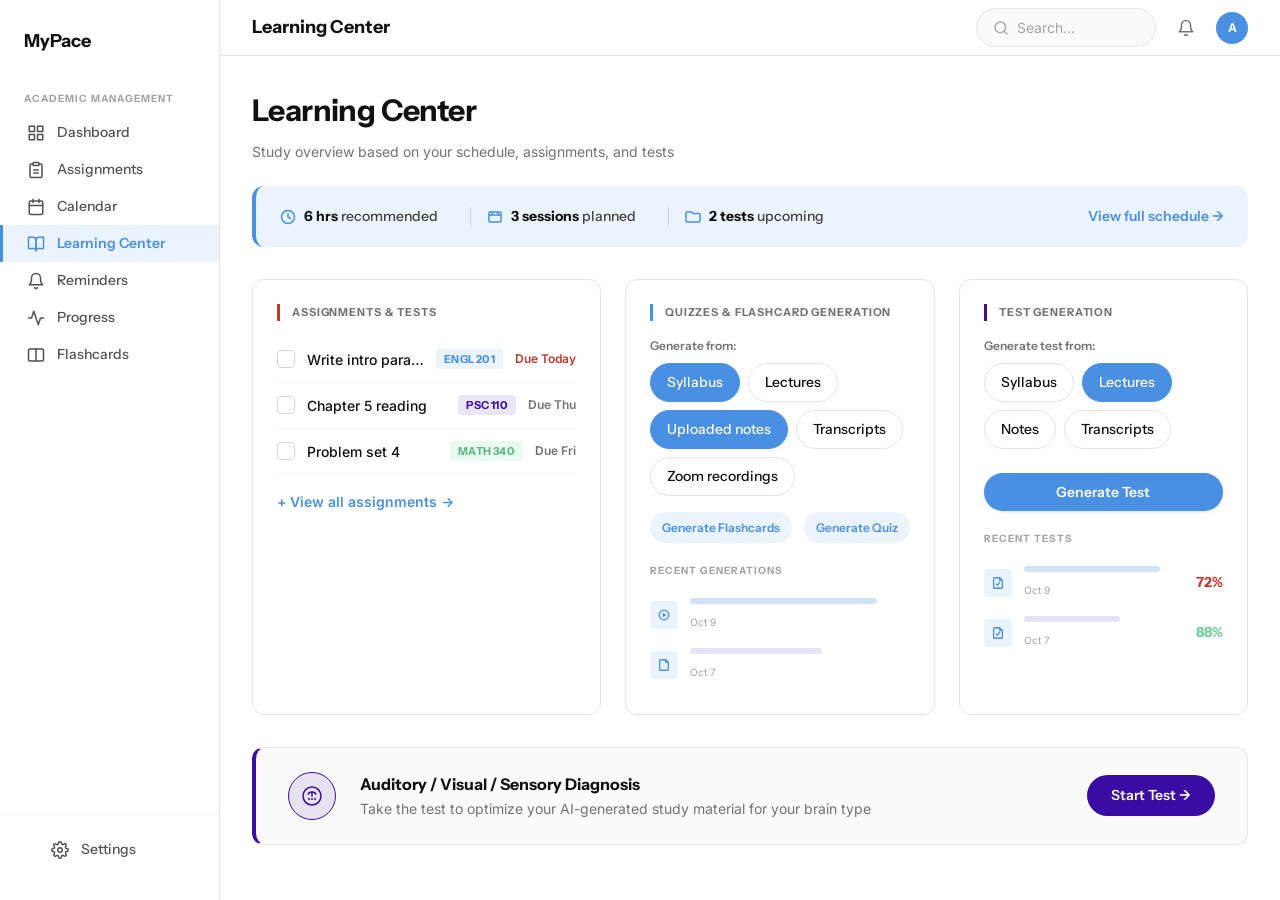
<file: learning-center.html>
<!DOCTYPE html>
<html lang="en">
<head>
  <meta charset="UTF-8">
  <meta name="viewport" content="width=device-width, initial-scale=1.0">
  <title>Learning Center — MyPace</title>
  <meta name="description" content="MyPace Learning Center — study overview, assignments, quizzes, flashcards, and test generation for students.">
  <link rel="preconnect" href="https://fonts.googleapis.com">
  <link rel="preconnect" href="https://fonts.gstatic.com" crossorigin>
  <link href="https://fonts.googleapis.com/css2?family=Instrument+Sans:wght@400;500;600;700;800;900&family=Inter:wght@400;500;600;700;800;900&display=swap" rel="stylesheet">
  <link rel="stylesheet" href="styles.css">
  <style>
    /* Page-specific styles */
    .study-banner {
      background: var(--color-primary-light);
      border-radius: var(--radius-lg);
      padding: var(--space-5) var(--space-6);
      display: flex;
      align-items: center;
      justify-content: space-between;
      gap: var(--space-6);
      border-left: 4px solid var(--color-primary);
    }

    .study-banner__stats {
      display: flex;
      align-items: center;
      gap: var(--space-8);
    }

    .study-banner__stat {
      display: flex;
      align-items: center;
      gap: var(--space-2);
      font-family: var(--font-heading);
      font-size: var(--text-sm);
      font-weight: 500;
      color: var(--color-gray-700);
      white-space: nowrap;
    }

    .study-banner__stat svg {
      color: var(--color-primary);
    }

    .study-banner__stat strong {
      font-weight: 700;
      color: var(--color-black);
    }

    .study-banner__stat + .study-banner__stat::before {
      content: '';
      display: block;
      width: 1px;
      height: 20px;
      background: var(--color-gray-300);
      margin-right: var(--space-2);
    }

    .study-banner__link {
      font-family: var(--font-heading);
      font-size: var(--text-sm);
      font-weight: 600;
      color: var(--color-primary);
      white-space: nowrap;
    }

    .study-banner__link:hover {
      text-decoration: underline;
    }

    .lc-grid {
      display: grid;
      grid-template-columns: 1fr 1fr 1fr;
      gap: var(--space-6);
    }

    .lc-col__title {
      font-family: var(--font-heading);
      font-size: 11px;
      font-weight: 700;
      text-transform: uppercase;
      letter-spacing: 0.08em;
      color: var(--color-gray-500);
      margin-bottom: var(--space-4);
      padding-left: var(--space-3);
    }

    .lc-col__title--assignments {
      border-left: 3px solid var(--color-warning);
    }

    .lc-col__title--quizzes {
      border-left: 3px solid var(--color-primary);
    }

    .lc-col__title--tests {
      border-left: 3px solid var(--color-secondary);
    }

    /* Assignment list item */
    .assignment-item {
      display: flex;
      align-items: center;
      gap: var(--space-3);
      padding: var(--space-3) 0;
      border-bottom: 1px solid var(--color-gray-100);
    }

    .assignment-item:last-child {
      border-bottom: none;
    }

    .assignment-item__name {
      font-size: var(--text-sm);
      font-weight: 500;
      color: var(--color-black);
      flex: 1;
      min-width: 0;
      white-space: nowrap;
      overflow: hidden;
      text-overflow: ellipsis;
    }

    .assignment-item__due {
      font-size: var(--text-xs);
      font-weight: 600;
      white-space: nowrap;
      color: var(--color-gray-500);
    }

    .assignment-item__due--red {
      color: var(--color-warning);
    }

    .view-all-link {
      display: inline-block;
      margin-top: var(--space-4);
      font-size: var(--text-sm);
      font-weight: 600;
      color: var(--color-primary);
    }

    .view-all-link:hover {
      text-decoration: underline;
    }

    /* Source chips area */
    .source-label {
      font-family: var(--font-heading);
      font-size: var(--text-xs);
      font-weight: 600;
      color: var(--color-gray-500);
      margin-bottom: var(--space-2);
    }

    .chips-wrap {
      display: flex;
      flex-wrap: wrap;
      gap: var(--space-2);
    }

    .gen-buttons {
      display: flex;
      gap: var(--space-3);
      margin-top: var(--space-4);
    }

    .gen-buttons .btn {
      flex: 1;
      font-size: var(--text-xs);
      padding: 8px 12px;
    }

    /* Recent generations / tests */
    .recent-label {
      font-family: var(--font-heading);
      font-size: 10px;
      font-weight: 700;
      text-transform: uppercase;
      letter-spacing: 0.1em;
      color: var(--color-gray-400);
      margin-top: var(--space-5);
      margin-bottom: var(--space-3);
    }

    .recent-item {
      display: flex;
      align-items: center;
      gap: var(--space-3);
      padding: var(--space-2) 0;
    }

    .recent-item__icon {
      width: 28px;
      height: 28px;
      border-radius: var(--radius-sm);
      background: var(--color-primary-light);
      display: flex;
      align-items: center;
      justify-content: center;
      flex-shrink: 0;
    }

    .recent-item__icon svg {
      width: 14px;
      height: 14px;
      color: var(--color-primary);
    }

    .recent-item__body {
      flex: 1;
      min-width: 0;
    }

    .recent-item__bar {
      height: 6px;
      background: var(--color-primary-light);
      border-radius: var(--radius-full);
      margin-bottom: 4px;
    }

    .recent-item__bar--long { width: 85%; background: rgba(74,144,226,0.25); }
    .recent-item__bar--short { width: 60%; background: rgba(58,12,163,0.12); }

    .recent-item__date {
      font-size: 10px;
      color: var(--color-gray-400);
    }

    .recent-item__score {
      font-family: var(--font-heading);
      font-size: var(--text-sm);
      font-weight: 700;
      color: var(--color-black);
      white-space: nowrap;
    }

    /* Bottom diagnosis banner */
    .diag-banner {
      background: var(--color-gray-50);
      border: 1px solid var(--color-gray-200);
      border-left: 4px solid var(--color-secondary);
      border-radius: var(--radius-lg);
      padding: var(--space-6) var(--space-8);
      display: flex;
      align-items: center;
      gap: var(--space-6);
    }

    .diag-banner__icon {
      width: 48px;
      height: 48px;
      border-radius: var(--radius-full);
      background: rgba(58, 12, 163, 0.1);
      border: 1.5px solid var(--color-secondary);
      display: flex;
      align-items: center;
      justify-content: center;
      flex-shrink: 0;
    }

    .diag-banner__icon svg {
      width: 22px;
      height: 22px;
      color: var(--color-secondary);
    }

    .diag-banner__content {
      flex: 1;
    }

    .diag-banner__title {
      font-family: var(--font-heading);
      font-size: var(--text-base);
      font-weight: 700;
      color: var(--color-black);
      margin-bottom: 2px;
    }

    .diag-banner__desc {
      font-size: var(--text-sm);
      color: var(--color-gray-500);
    }

    @media (max-width: 1024px) {
      .lc-grid {
        grid-template-columns: 1fr;
      }
      .study-banner {
        flex-direction: column;
        align-items: flex-start;
      }
      .study-banner__stats {
        flex-wrap: wrap;
        gap: var(--space-4);
      }
      .diag-banner {
        flex-direction: column;
        align-items: flex-start;
        text-align: left;
      }
    }
  </style>
</head>
<body>
  <div class="app-shell">
    <!-- Sidebar — matches Dashboard -->
    <aside class="app-sidebar">
      <div class="app-sidebar__logo">MyPace</div>
      <div class="app-sidebar__section-label">Academic Management</div>
      <nav class="app-sidebar__nav">
        <a href="dashboard.html" class="app-sidebar__link">
          <svg xmlns="http://www.w3.org/2000/svg" viewBox="0 0 24 24" fill="none" stroke="currentColor" stroke-width="2" stroke-linecap="round" stroke-linejoin="round"><rect x="3" y="3" width="7" height="7"/><rect x="14" y="3" width="7" height="7"/><rect x="3" y="14" width="7" height="7"/><rect x="14" y="14" width="7" height="7"/></svg>
          Dashboard
        </a>
        <a href="dashboard.html" class="app-sidebar__link">
          <svg xmlns="http://www.w3.org/2000/svg" viewBox="0 0 24 24" fill="none" stroke="currentColor" stroke-width="2" stroke-linecap="round" stroke-linejoin="round"><path d="M16 4h2a2 2 0 0 1 2 2v14a2 2 0 0 1-2 2H6a2 2 0 0 1-2-2V6a2 2 0 0 1 2-2h2"/><rect x="8" y="2" width="8" height="4" rx="1"/><path d="M9 12h6"/><path d="M9 16h6"/></svg>
          Assignments
        </a>
        <a href="dashboard.html" class="app-sidebar__link">
          <svg xmlns="http://www.w3.org/2000/svg" viewBox="0 0 24 24" fill="none" stroke="currentColor" stroke-width="2" stroke-linecap="round" stroke-linejoin="round"><rect x="3" y="4" width="18" height="18" rx="2"/><path d="M16 2v4"/><path d="M8 2v4"/><path d="M3 10h18"/></svg>
          Calendar
        </a>
        <a href="learning-center.html" class="app-sidebar__link app-sidebar__link--active">
          <svg xmlns="http://www.w3.org/2000/svg" viewBox="0 0 24 24" fill="none" stroke="currentColor" stroke-width="2" stroke-linecap="round" stroke-linejoin="round"><path d="M2 3h6a4 4 0 0 1 4 4v14a3 3 0 0 0-3-3H2z"/><path d="M22 3h-6a4 4 0 0 0-4 4v14a3 3 0 0 1 3-3h7z"/></svg>
          Learning Center
        </a>
        <a href="dashboard.html" class="app-sidebar__link">
          <svg xmlns="http://www.w3.org/2000/svg" viewBox="0 0 24 24" fill="none" stroke="currentColor" stroke-width="2" stroke-linecap="round" stroke-linejoin="round"><path d="M18 8A6 6 0 0 0 6 8c0 7-3 9-3 9h18s-3-2-3-9"/><path d="M13.73 21a2 2 0 0 1-3.46 0"/></svg>
          Reminders
        </a>
        <a href="dashboard.html" class="app-sidebar__link">
          <svg xmlns="http://www.w3.org/2000/svg" viewBox="0 0 24 24" fill="none" stroke="currentColor" stroke-width="2" stroke-linecap="round" stroke-linejoin="round"><path d="M22 12h-4l-3 9L9 3l-3 9H2"/></svg>
          Progress
        </a>
        <a href="dashboard.html" class="app-sidebar__link">
          <svg xmlns="http://www.w3.org/2000/svg" viewBox="0 0 24 24" fill="none" stroke="currentColor" stroke-width="2" stroke-linecap="round" stroke-linejoin="round"><rect x="2" y="4" width="20" height="16" rx="2"/><path d="M12 4v16"/></svg>
          Flashcards
        </a>
      </nav>
      <div class="app-sidebar__footer">
        <a href="dashboard.html" class="app-sidebar__link">
          <svg xmlns="http://www.w3.org/2000/svg" viewBox="0 0 24 24" fill="none" stroke="currentColor" stroke-width="2" stroke-linecap="round" stroke-linejoin="round"><circle cx="12" cy="12" r="3"/><path d="M19.4 15a1.65 1.65 0 0 0 .33 1.82l.06.06a2 2 0 0 1-2.83 2.83l-.06-.06a1.65 1.65 0 0 0-1.82-.33 1.65 1.65 0 0 0-1 1.51V21a2 2 0 0 1-4 0v-.09a1.65 1.65 0 0 0-1.08-1.51 1.65 1.65 0 0 0-1.82.33l-.06.06a2 2 0 0 1-2.83-2.83l.06-.06a1.65 1.65 0 0 0 .33-1.82 1.65 1.65 0 0 0-1.51-1H3a2 2 0 0 1 0-4h.09a1.65 1.65 0 0 0 1.51-1.08 1.65 1.65 0 0 0-.33-1.82l-.06-.06a2 2 0 0 1 2.83-2.83l.06.06a1.65 1.65 0 0 0 1.82.33H9a1.65 1.65 0 0 0 1-1.51V3a2 2 0 0 1 4 0v.09a1.65 1.65 0 0 0 1 1.51 1.65 1.65 0 0 0 1.82-.33l.06-.06a2 2 0 0 1 2.83 2.83l-.06.06a1.65 1.65 0 0 0-.33 1.82V9c.26.604.852.997 1.51 1H21a2 2 0 0 1 0 4h-.09a1.65 1.65 0 0 0-1.51 1z"/></svg>
          Settings
        </a>
      </div>
    </aside>

    <!-- Main area -->
    <div style="flex:1;display:flex;flex-direction:column;">
      <!-- Top Nav -->
      <header class="app-topnav">
        <div class="app-topnav__left">
          <span class="app-topnav__page-title">Learning Center</span>
        </div>
        <div class="app-topnav__right">
          <div class="app-topnav__search">
            <svg xmlns="http://www.w3.org/2000/svg" width="16" height="16" viewBox="0 0 24 24" fill="none" stroke="currentColor" stroke-width="2" stroke-linecap="round" stroke-linejoin="round"><circle cx="11" cy="11" r="8"/><line x1="21" y1="21" x2="16.65" y2="16.65"/></svg>
            <span>Search...</span>
          </div>
          <button class="app-topnav__icon-btn" aria-label="Notifications">
            <svg xmlns="http://www.w3.org/2000/svg" width="18" height="18" viewBox="0 0 24 24" fill="none" stroke="currentColor" stroke-width="2" stroke-linecap="round" stroke-linejoin="round"><path d="M18 8A6 6 0 0 0 6 8c0 7-3 9-3 9h18s-3-2-3-9"/><path d="M13.73 21a2 2 0 0 1-3.46 0"/></svg>
          </button>
          <div class="avatar-dropdown" id="avatarDropdown">
            <button class="avatar-dropdown__trigger" aria-label="User menu" onclick="document.getElementById('avatarDropdown').classList.toggle('avatar-dropdown--open')">
              <div class="app-topnav__avatar">A</div>
            </button>
            <div class="avatar-dropdown__menu">
              <div class="avatar-dropdown__header">
                <strong>Alex Williams</strong>
                <span>alex@university.edu</span>
              </div>
              <a href="dashboard.html" class="avatar-dropdown__item">
                <svg width="16" height="16" viewBox="0 0 24 24" fill="none" stroke="currentColor" stroke-width="2"><path d="M20 21v-2a4 4 0 0 0-4-4H8a4 4 0 0 0-4 4v2"/><circle cx="12" cy="7" r="4"/></svg>
                Profile
              </a>
              <a href="dashboard.html" class="avatar-dropdown__item">
                <svg width="16" height="16" viewBox="0 0 24 24" fill="none" stroke="currentColor" stroke-width="2"><circle cx="12" cy="12" r="3"/><path d="M19.4 15a1.65 1.65 0 0 0 .33 1.82l.06.06a2 2 0 0 1-2.83 2.83l-.06-.06a1.65 1.65 0 0 0-1.82-.33 1.65 1.65 0 0 0-1 1.51V21a2 2 0 0 1-4 0v-.09A1.65 1.65 0 0 0 9 19.4a1.65 1.65 0 0 0-1.82.33l-.06.06a2 2 0 0 1-2.83-2.83l.06-.06A1.65 1.65 0 0 0 4.68 15a1.65 1.65 0 0 0-1.51-1H3a2 2 0 0 1 0-4h.09A1.65 1.65 0 0 0 4.6 9a1.65 1.65 0 0 0-.33-1.82l-.06-.06a2 2 0 0 1 2.83-2.83l.06.06A1.65 1.65 0 0 0 9 4.68a1.65 1.65 0 0 0 1-1.51V3a2 2 0 0 1 4 0v.09a1.65 1.65 0 0 0 1 1.51 1.65 1.65 0 0 0 1.82-.33l.06-.06a2 2 0 0 1 2.83 2.83l-.06.06A1.65 1.65 0 0 0 19.4 9a1.65 1.65 0 0 0 1.51 1H21a2 2 0 0 1 0 4h-.09a1.65 1.65 0 0 0-1.51 1z"/></svg>
                Settings
              </a>
              <div class="avatar-dropdown__divider"></div>
              <a href="index.html" class="avatar-dropdown__item avatar-dropdown__item--danger">
                <svg width="16" height="16" viewBox="0 0 24 24" fill="none" stroke="currentColor" stroke-width="2"><path d="M9 21H5a2 2 0 0 1-2-2V5a2 2 0 0 1 2-2h4"/><polyline points="16 17 21 12 16 7"/><line x1="21" y1="12" x2="9" y2="12"/></svg>
                Sign Out
              </a>
            </div>
          </div>
        </div>
      </header>

      <!-- Page Content -->
      <main class="app-main">
        <!-- Page header -->
        <div class="mb-6">
          <h1 class="text-3xl font-bold" style="font-family:var(--font-heading);letter-spacing:-0.02em;">Learning Center</h1>
          <p class="text-gray mt-2" style="font-size:var(--text-sm);">Study overview based on your schedule, assignments, and tests</p>
        </div>

        <!-- This Week's Study Overview Banner -->
        <div class="study-banner mb-8">
          <div class="study-banner__stats">
            <div class="study-banner__stat">
              <svg width="16" height="16" viewBox="0 0 16 16" fill="none" stroke="currentColor" stroke-width="1.5" stroke-linecap="round" stroke-linejoin="round"><circle cx="8" cy="8" r="6.5"/><path d="M8 4.5v3.5l2.5 1.5"/></svg>
              <span><strong>6 hrs</strong> recommended</span>
            </div>
            <div class="study-banner__stat">
              <svg width="16" height="16" viewBox="0 0 16 16" fill="none" stroke="currentColor" stroke-width="1.5" stroke-linecap="round" stroke-linejoin="round"><rect x="2" y="3" width="12" height="10" rx="1"/><path d="M2 6h12"/><path d="M5 3v3"/><path d="M11 3v3"/></svg>
              <span><strong>3 sessions</strong> planned</span>
            </div>
            <div class="study-banner__stat">
              <svg width="16" height="16" viewBox="0 0 16 16" fill="none" stroke="currentColor" stroke-width="1.5" stroke-linecap="round" stroke-linejoin="round"><path d="M2 3h4.5l1.5 1.5H14a1 1 0 011 1V12a1 1 0 01-1 1H2a1 1 0 01-1-1V4a1 1 0 011-1z"/></svg>
              <span><strong>2 tests</strong> upcoming</span>
            </div>
          </div>
          <a href="dashboard.html" class="study-banner__link">View full schedule &rarr;</a>
        </div>

        <!-- 3-column grid -->
        <div class="lc-grid mb-8">

          <!-- Column 1: Assignments & Tests -->
          <div class="card">
            <div class="lc-col__title lc-col__title--assignments">Assignments &amp; Tests</div>

            <div class="assignment-item">
              <div class="checkbox__box">
                <!-- empty checkbox -->
              </div>
              <span class="assignment-item__name">Write intro paragra...</span>
              <span class="badge badge--course" style="background: var(--color-primary-light); color: var(--color-primary);">ENGL 201</span>
              <span class="assignment-item__due assignment-item__due--red">Due Today</span>
            </div>

            <div class="assignment-item">
              <div class="checkbox__box">
                <!-- empty checkbox -->
              </div>
              <span class="assignment-item__name">Chapter 5 reading</span>
              <span class="badge badge--course" style="background: rgba(58,12,163,0.1); color: var(--color-secondary);">PSC 110</span>
              <span class="assignment-item__due">Due Thu</span>
            </div>

            <div class="assignment-item">
              <div class="checkbox__box">
                <!-- empty checkbox -->
              </div>
              <span class="assignment-item__name">Problem set 4</span>
              <span class="badge badge--course" style="background: rgba(111,207,151,0.15); color: var(--color-accent-hover);">MATH 340</span>
              <span class="assignment-item__due">Due Fri</span>
            </div>

            <a href="dashboard.html" class="view-all-link">+ View all assignments &rarr;</a>
          </div>

          <!-- Column 2: Quizzes & Flashcard Generation -->
          <div class="card">
            <div class="lc-col__title lc-col__title--quizzes">Quizzes &amp; Flashcard Generation</div>

            <div class="source-label">Generate from:</div>
            <div class="chips-wrap mb-4">
              <span class="chip chip--active">Syllabus</span>
              <span class="chip">Lectures</span>
              <span class="chip chip--active">Uploaded notes</span>
              <span class="chip">Transcripts</span>
              <span class="chip">Zoom recordings</span>
            </div>

            <div class="gen-buttons">
              <button class="btn btn--secondary">Generate Flashcards</button>
              <button class="btn btn--secondary">Generate Quiz</button>
            </div>

            <div class="recent-label">Recent Generations</div>

            <div class="recent-item">
              <div class="recent-item__icon">
                <svg viewBox="0 0 16 16" fill="none" stroke="currentColor" stroke-width="1.5" stroke-linecap="round" stroke-linejoin="round"><circle cx="8" cy="8" r="5.5"/><polygon points="6.5,5.5 11,8 6.5,10.5" fill="currentColor" stroke="none"/></svg>
              </div>
              <div class="recent-item__body">
                <div class="recent-item__bar recent-item__bar--long"></div>
                <span class="recent-item__date">Oct 9</span>
              </div>
            </div>

            <div class="recent-item">
              <div class="recent-item__icon">
                <svg viewBox="0 0 16 16" fill="none" stroke="currentColor" stroke-width="1.5" stroke-linecap="round" stroke-linejoin="round"><path d="M4 2h6l3 3v8a1 1 0 01-1 1H4a1 1 0 01-1-1V3a1 1 0 011-1z"/><path d="M10 2v3h3"/></svg>
              </div>
              <div class="recent-item__body">
                <div class="recent-item__bar recent-item__bar--short"></div>
                <span class="recent-item__date">Oct 7</span>
              </div>
            </div>
          </div>

          <!-- Column 3: Test Generation -->
          <div class="card">
            <div class="lc-col__title lc-col__title--tests">Test Generation</div>

            <div class="source-label">Generate test from:</div>
            <div class="chips-wrap mb-4">
              <span class="chip">Syllabus</span>
              <span class="chip chip--active">Lectures</span>
              <span class="chip">Notes</span>
              <span class="chip">Transcripts</span>
            </div>

            <button class="btn btn--primary" style="width:100%;margin-top:var(--space-2);">Generate Test</button>

            <div class="recent-label">Recent Tests</div>

            <div class="recent-item">
              <div class="recent-item__icon">
                <svg viewBox="0 0 16 16" fill="none" stroke="currentColor" stroke-width="1.5" stroke-linecap="round" stroke-linejoin="round"><path d="M4 2h6l3 3v8a1 1 0 01-1 1H4a1 1 0 01-1-1V3a1 1 0 011-1z"/><path d="M10 2v3h3"/><path d="M6 9l1.5 1.5L10 7"/></svg>
              </div>
              <div class="recent-item__body">
                <div class="recent-item__bar recent-item__bar--long"></div>
                <span class="recent-item__date">Oct 9</span>
              </div>
              <span class="recent-item__score" style="color: var(--color-warning);">72%</span>
            </div>

            <div class="recent-item">
              <div class="recent-item__icon">
                <svg viewBox="0 0 16 16" fill="none" stroke="currentColor" stroke-width="1.5" stroke-linecap="round" stroke-linejoin="round"><path d="M4 2h6l3 3v8a1 1 0 01-1 1H4a1 1 0 01-1-1V3a1 1 0 011-1z"/><path d="M10 2v3h3"/><path d="M6 9l1.5 1.5L10 7"/></svg>
              </div>
              <div class="recent-item__body">
                <div class="recent-item__bar recent-item__bar--short"></div>
                <span class="recent-item__date">Oct 7</span>
              </div>
              <span class="recent-item__score" style="color: var(--color-accent);">88%</span>
            </div>
          </div>

        </div>

        <!-- Bottom Diagnosis Banner -->
        <div class="diag-banner">
          <div class="diag-banner__icon">
            <svg viewBox="0 0 22 22" fill="none" stroke="currentColor" stroke-width="1.5" stroke-linecap="round" stroke-linejoin="round"><circle cx="11" cy="11" r="9"/><path d="M11 7v4"/><circle cx="8" cy="14" r="1" fill="currentColor" stroke="none"/><circle cx="11" cy="14" r="1" fill="currentColor" stroke="none"/><circle cx="14" cy="14" r="1" fill="currentColor" stroke="none"/><path d="M7 9c1-1.5 3-2 4-2s3 .5 4 2"/></svg>
          </div>
          <div class="diag-banner__content">
            <div class="diag-banner__title">Auditory / Visual / Sensory Diagnosis</div>
            <div class="diag-banner__desc">Take the test to optimize your AI-generated study material for your brain type</div>
          </div>
          <a href="dashboard.html" class="btn" style="background: var(--color-secondary); color: var(--color-white);">Start Test &rarr;</a>
        </div>

      </main>
    </div>
  </div>
  <!-- Toast -->
  <div id="toast" style="position:fixed;bottom:24px;right:24px;background:var(--color-black);color:#fff;padding:12px 20px;border-radius:8px;font-size:14px;font-weight:500;opacity:0;pointer-events:none;transition:opacity 0.2s;z-index:999;"></div>

  <script>
    // Close avatar dropdown on outside click
    document.addEventListener('click', function(e) {
      var dd = document.getElementById('avatarDropdown');
      if (dd && !dd.contains(e.target)) dd.classList.remove('avatar-dropdown--open');
    });

    // Toast helper
    function showToast(msg) {
      var t = document.getElementById('toast');
      t.textContent = msg;
      t.style.opacity = '1';
      clearTimeout(t._hide);
      t._hide = setTimeout(function() { t.style.opacity = '0'; }, 2500);
    }

    // Assignment checkboxes
    document.querySelectorAll('.assignment-item .checkbox__box').forEach(function(box) {
      box.style.cursor = 'pointer';
      box.addEventListener('click', function() {
        var checked = this.classList.toggle('checkbox__box--checked');
        var name = this.closest('.assignment-item').querySelector('.assignment-item__name');
        if (name) name.style.textDecoration = checked ? 'line-through' : '';
      });
    });

    // Source chips (Quizzes & Test Generation columns)
    document.querySelectorAll('.chips-wrap .chip').forEach(function(chip) {
      chip.style.cursor = 'pointer';
      chip.addEventListener('click', function() {
        this.classList.toggle('chip--active');
      });
    });

    // Generate buttons
    document.querySelector('button.btn--secondary:nth-of-type(1)') // fallback below
    document.querySelectorAll('.gen-buttons .btn').forEach(function(btn) {
      btn.addEventListener('click', function() {
        var label = this.textContent.trim();
        this.textContent = 'Generating...';
        this.disabled = true;
        var self = this;
        setTimeout(function() {
          self.textContent = label;
          self.disabled = false;
          showToast(label + ' complete!');
        }, 1500);
      });
    });

    // Generate Test button
    var genTest = document.querySelector('.lc-col__title--tests')
      .closest('.card').querySelector('.btn--primary');
    genTest.addEventListener('click', function() {
      this.textContent = 'Generating...';
      this.disabled = true;
      var self = this;
      setTimeout(function() {
        self.textContent = 'Generate Test';
        self.disabled = false;
        showToast('Test generated!');
      }, 1500);
    });
  </script>
</body>
</html>
</file>
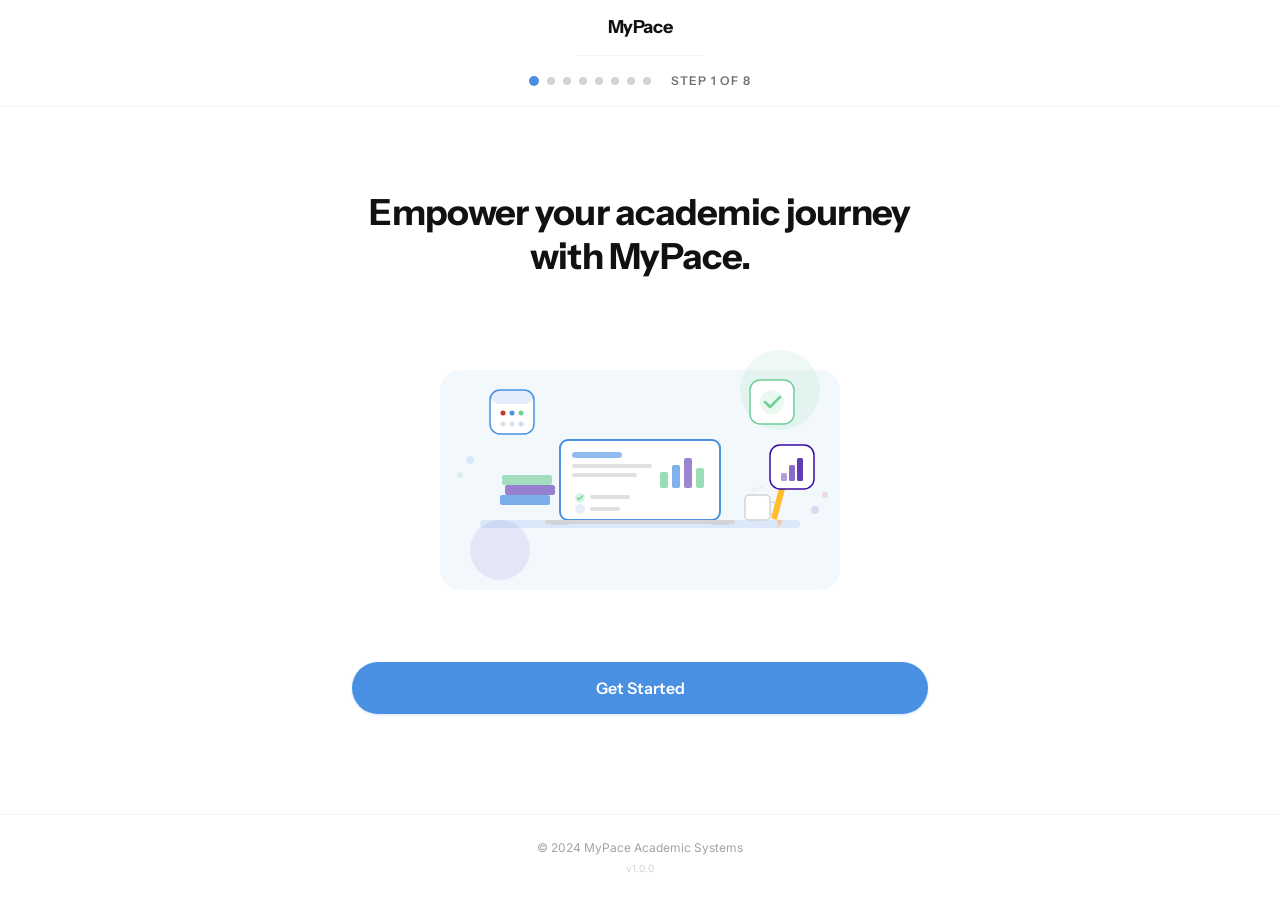
<file: onboarding-1.html>
<!DOCTYPE html>
<html lang="en">
<head>
  <meta charset="UTF-8">
  <meta name="viewport" content="width=device-width, initial-scale=1.0">
  <title>MyPace — Step 1 of 8</title>
  <link rel="preconnect" href="https://fonts.googleapis.com">
  <link rel="preconnect" href="https://fonts.gstatic.com" crossorigin>
  <link href="https://fonts.googleapis.com/css2?family=Instrument+Sans:wght@400;500;600;700;800;900&family=Inter:wght@400;500;600;700;800;900&display=swap" rel="stylesheet">
  <link rel="stylesheet" href="styles.css">
  <style>
    .hero-illustration {
      width: 100%;
      max-width: 560px;
      display: flex;
      justify-content: center;
    }

    .hero-illustration svg {
      width: 100%;
      max-width: 480px;
      height: auto;
    }

    .onboarding__link {
      font-size: var(--text-sm);
      color: var(--color-gray-500);
      font-weight: 500;
      transition: color 0.15s;
    }

    .onboarding__link:hover {
      color: var(--color-black);
    }

    .onboarding__link--underline {
      text-decoration: underline;
    }

    .footer {
      text-align: center;
      padding: var(--space-6) var(--space-8);
      border-top: 1px solid var(--color-gray-100);
    }

    .footer__text {
      font-size: var(--text-xs);
      color: var(--color-gray-400);
    }

    .footer__version {
      font-size: 10px;
      color: var(--color-gray-300);
      margin-top: var(--space-1);
    }
  </style>
</head>
<body>
  <div class="onboarding">

    <!-- Nav Bar -->
    <nav class="nav" style="justify-content:center;">
      <a href="index.html" class="nav__logo">MyPace</a>
    </nav>

    <!-- Step Indicator -->
    <div class="onboarding__header" style="justify-content:center;">
      <div class="steps">
        <span class="steps__dot steps__dot--active"></span>
        <span class="steps__dot"></span>
        <span class="steps__dot"></span>
        <span class="steps__dot"></span>
        <span class="steps__dot"></span>
        <span class="steps__dot"></span>
        <span class="steps__dot"></span>
        <span class="steps__dot"></span>
        <span class="steps__label">Step 1 of 8</span>
      </div>
    </div>

    <!-- Main Content -->
    <main class="onboarding__body" style="padding-top: var(--space-8);">

      <!-- Heading -->
      <h1 class="text-4xl font-bold text-center" style="line-height: 1.2; letter-spacing: -0.02em; max-width: 580px;">
        Empower your academic journey with MyPace.
      </h1>

      <!-- Hero Illustration — Student with study tools -->
      <div class="hero-illustration mt-8">
        <svg xmlns="http://www.w3.org/2000/svg" viewBox="0 0 480 320" fill="none">
          <!-- Background shapes -->
          <rect x="40" y="60" width="400" height="220" rx="20" fill="#EBF3FC" opacity="0.6"/>
          <circle cx="380" cy="80" r="40" fill="#6FCF97" opacity="0.12"/>
          <circle cx="100" cy="240" r="30" fill="#3A0CA3" opacity="0.08"/>

          <!-- Desk -->
          <rect x="80" y="210" width="320" height="8" rx="4" fill="#4A90E2" opacity="0.15"/>

          <!-- Laptop -->
          <rect x="160" y="130" width="160" height="80" rx="8" fill="#fff" stroke="#4A90E2" stroke-width="2"/>
          <!-- Laptop screen content -->
          <rect x="172" y="142" width="50" height="6" rx="3" fill="#4A90E2" opacity="0.6"/>
          <rect x="172" y="154" width="80" height="4" rx="2" fill="#E0E0E0"/>
          <rect x="172" y="163" width="65" height="4" rx="2" fill="#E0E0E0"/>
          <!-- Mini chart on screen -->
          <rect x="260" y="162" width="8" height="16" rx="2" fill="#6FCF97" opacity="0.7"/>
          <rect x="272" y="155" width="8" height="23" rx="2" fill="#4A90E2" opacity="0.7"/>
          <rect x="284" y="148" width="8" height="30" rx="2" fill="#3A0CA3" opacity="0.5"/>
          <rect x="296" y="158" width="8" height="20" rx="2" fill="#6FCF97" opacity="0.7"/>
          <!-- Laptop checkmarks -->
          <circle cx="180" cy="188" r="5" fill="#6FCF97" opacity="0.25"/>
          <path d="M177.5 188 L179 189.5 L182.5 186" stroke="#6FCF97" stroke-width="1.5" stroke-linecap="round" stroke-linejoin="round"/>
          <rect x="190" y="185" width="40" height="4" rx="2" fill="#E0E0E0"/>
          <circle cx="180" cy="199" r="5" fill="#4A90E2" opacity="0.15"/>
          <rect x="190" y="197" width="30" height="4" rx="2" fill="#E0E0E0"/>
          <!-- Laptop base -->
          <path d="M150 210 L170 210 L168 215 L152 215 Z" fill="#4A90E2" opacity="0.2"/>
          <path d="M310 210 L330 210 L328 215 L312 215 Z" fill="#4A90E2" opacity="0.2"/>
          <rect x="145" y="210" width="190" height="4" rx="2" fill="#D4D4D4"/>

          <!-- Book stack (left) -->
          <rect x="100" y="185" width="50" height="10" rx="2" fill="#4A90E2" opacity="0.7"/>
          <rect x="105" y="175" width="50" height="10" rx="2" fill="#3A0CA3" opacity="0.5"/>
          <rect x="102" y="165" width="50" height="10" rx="2" fill="#6FCF97" opacity="0.6"/>

          <!-- Coffee cup (right) -->
          <rect x="345" y="185" width="25" height="25" rx="4" fill="#fff" stroke="#D4D4D4" stroke-width="1.5"/>
          <path d="M370 192 Q378 192 378 198 Q378 204 370 204" stroke="#D4D4D4" stroke-width="1.5" fill="none"/>
          <!-- Steam -->
          <path d="M352 182 Q354 176 356 180" stroke="#D4D4D4" stroke-width="1" stroke-linecap="round" fill="none" opacity="0.5"/>
          <path d="M358 180 Q360 174 362 178" stroke="#D4D4D4" stroke-width="1" stroke-linecap="round" fill="none" opacity="0.5"/>

          <!-- Pencil -->
          <rect x="376" y="170" width="6" height="40" rx="2" fill="#FFBD2E" transform="rotate(15, 379, 190)"/>
          <polygon points="376,210 379,218 382,210" fill="#F5C6A0" transform="rotate(15, 379, 214)"/>

          <!-- Calendar icon (floating, top-left) -->
          <rect x="90" y="80" width="44" height="44" rx="10" fill="#fff" stroke="#4A90E2" stroke-width="1.5"/>
          <rect x="90" y="80" width="44" height="14" rx="10" fill="#4A90E2" opacity="0.15"/>
          <circle cx="103" cy="103" r="2.5" fill="#C0392B"/>
          <circle cx="112" cy="103" r="2.5" fill="#4A90E2"/>
          <circle cx="121" cy="103" r="2.5" fill="#6FCF97"/>
          <circle cx="103" cy="114" r="2.5" fill="#E0E0E0"/>
          <circle cx="112" cy="114" r="2.5" fill="#E0E0E0"/>
          <circle cx="121" cy="114" r="2.5" fill="#4A90E2" opacity="0.3"/>

          <!-- Checkmark icon (floating, top-right) -->
          <rect x="350" y="70" width="44" height="44" rx="10" fill="#fff" stroke="#6FCF97" stroke-width="1.5"/>
          <circle cx="372" cy="92" r="12" fill="#6FCF97" opacity="0.15"/>
          <path d="M365 92 L370 97 L380 87" stroke="#6FCF97" stroke-width="2.5" stroke-linecap="round" stroke-linejoin="round"/>

          <!-- Chart icon (floating, right) -->
          <rect x="370" y="135" width="44" height="44" rx="10" fill="#fff" stroke="#3A0CA3" stroke-width="1.5"/>
          <rect x="381" y="163" width="6" height="8" rx="1.5" fill="#3A0CA3" opacity="0.4"/>
          <rect x="389" y="155" width="6" height="16" rx="1.5" fill="#3A0CA3" opacity="0.6"/>
          <rect x="397" y="148" width="6" height="23" rx="1.5" fill="#3A0CA3" opacity="0.8"/>

          <!-- Decorative dots -->
          <circle cx="70" cy="150" r="4" fill="#4A90E2" opacity="0.15"/>
          <circle cx="60" cy="165" r="3" fill="#6FCF97" opacity="0.2"/>
          <circle cx="415" cy="200" r="4" fill="#3A0CA3" opacity="0.12"/>
          <circle cx="425" cy="185" r="3" fill="#C0392B" opacity="0.15"/>
        </svg>
      </div>

      <!-- Primary CTA -->
      <div class="w-full mt-8" style="max-width: 580px;">
        <a href="onboarding-2.html" class="btn btn--primary btn--large btn--full">Get Started</a>
      </div>


    </main>

    <!-- Footer -->
    <footer class="footer">
      <p class="footer__text">&copy; 2024 MyPace Academic Systems</p>
      <p class="footer__version">v1.0.0</p>
    </footer>

  </div>
</body>
</html>
</file>
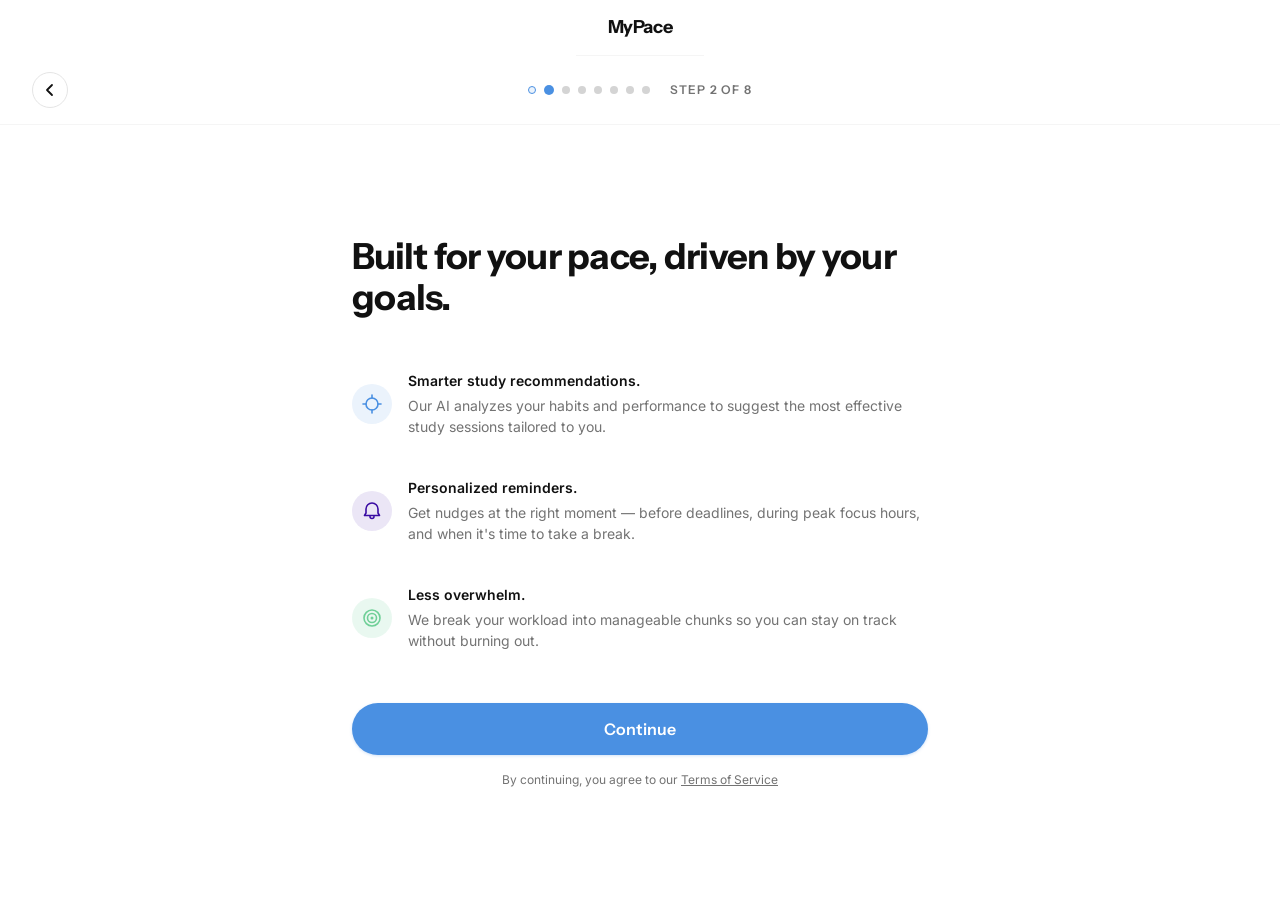
<file: onboarding-2.html>
<!DOCTYPE html>
<html lang="en">
<head>
  <meta charset="UTF-8">
  <meta name="viewport" content="width=device-width, initial-scale=1.0">
  <title>MyPace — Onboarding Step 2</title>
  <link rel="preconnect" href="https://fonts.googleapis.com">
  <link rel="preconnect" href="https://fonts.gstatic.com" crossorigin>
  <link href="https://fonts.googleapis.com/css2?family=Instrument+Sans:wght@400;500;600;700;800;900&family=Inter:wght@400;500;600;700;800;900&display=swap" rel="stylesheet">
  <link rel="stylesheet" href="styles.css">
  <style>
    .onboarding__annotation {
      font-size: var(--text-xs);
      color: var(--color-gray-400);
      max-width: 200px;
      line-height: 1.5;
      letter-spacing: 0.02em;
    }

    .onboarding__heading-row {
      display: flex;
      align-items: flex-start;
      gap: var(--space-8);
      width: 100%;
      margin-bottom: var(--space-8);
    }

    .onboarding__heading {
      font-size: var(--text-4xl);
      font-weight: 800;
      line-height: 1.15;
      letter-spacing: -0.02em;
      flex: 1;
    }

    .feature-row__title {
      font-size: var(--text-sm);
      font-weight: 600;
      color: var(--color-black);
      margin-bottom: 4px;
    }

    .features-list {
      width: 100%;
      margin-bottom: var(--space-8);
    }

    .onboarding__terms {
      font-size: var(--text-xs);
      color: var(--color-gray-500);
      margin-top: var(--space-4);
    }

    .onboarding__terms a {
      text-decoration: underline;
      color: var(--color-gray-500);
      transition: color 0.15s;
    }

    .onboarding__terms a:hover {
      color: var(--color-black);
    }
  </style>
</head>
<body>
  <div class="onboarding">

    <!-- Nav Bar -->
    <nav class="nav" style="justify-content:center;">
      <a href="index.html" class="nav__logo">MyPace</a>
    </nav>

    <!-- Onboarding Header: Back + Steps -->
    <div class="onboarding__header">
      <a href="onboarding-1.html" class="onboarding__back" aria-label="Go back">
        <svg width="18" height="18" viewBox="0 0 18 18" fill="none" xmlns="http://www.w3.org/2000/svg">
          <path d="M11 4L6 9L11 14" stroke="#111111" stroke-width="1.8" stroke-linecap="round" stroke-linejoin="round"/>
        </svg>
      </a>
      <div class="steps">
        <span class="steps__dot steps__dot--completed"></span>
        <span class="steps__dot steps__dot--active"></span>
        <span class="steps__dot"></span>
        <span class="steps__dot"></span>
        <span class="steps__dot"></span>
        <span class="steps__dot"></span>
        <span class="steps__dot"></span>
        <span class="steps__dot"></span>
        <span class="steps__label">Step 2 of 8</span>
      </div>
      <div style="width: 36px;"></div>
    </div>

    <!-- Main Body -->
    <div class="onboarding__body">

      <!-- Heading -->
      <div class="onboarding__heading-row">
        <h1 class="onboarding__heading">Built for your pace, driven by your goals.</h1>
      </div>

      <!-- Feature Rows -->
      <div class="features-list">

        <!-- Feature 1: Smarter study recommendations -->
        <div class="feature-row">
          <div class="feature-row__icon" style="background: var(--color-primary-light); color: var(--color-primary);">
            <svg width="20" height="20" viewBox="0 0 20 20" fill="none" xmlns="http://www.w3.org/2000/svg">
              <circle cx="10" cy="10" r="6" stroke="currentColor" stroke-width="1.6"/>
              <line x1="10" y1="4" x2="10" y2="1" stroke="currentColor" stroke-width="1.6" stroke-linecap="round"/>
              <line x1="10" y1="19" x2="10" y2="16" stroke="currentColor" stroke-width="1.6" stroke-linecap="round"/>
              <line x1="4" y1="10" x2="1" y2="10" stroke="currentColor" stroke-width="1.6" stroke-linecap="round"/>
              <line x1="19" y1="10" x2="16" y2="10" stroke="currentColor" stroke-width="1.6" stroke-linecap="round"/>
            </svg>
          </div>
          <div class="feature-row__content">
            <p class="feature-row__title">Smarter study recommendations.</p>
            <p style="font-size:var(--text-sm); color:var(--color-gray-500); line-height:1.5; margin-top:2px;">Our AI analyzes your habits and performance to suggest the most effective study sessions tailored to you.</p>
          </div>
        </div>

        <!-- Feature 2: Personalized reminders -->
        <div class="feature-row">
          <div class="feature-row__icon" style="background: rgba(58,12,163,0.1); color: var(--color-secondary);">
            <svg width="20" height="20" viewBox="0 0 20 20" fill="none" xmlns="http://www.w3.org/2000/svg">
              <path d="M10 2C6.68 2 4 4.68 4 8V12L2.5 14.5H17.5L16 12V8C16 4.68 13.32 2 10 2Z" stroke="currentColor" stroke-width="1.6" stroke-linejoin="round"/>
              <path d="M8 15.5C8 16.6 8.9 17.5 10 17.5C11.1 17.5 12 16.6 12 15.5" stroke="currentColor" stroke-width="1.6" stroke-linecap="round"/>
            </svg>
          </div>
          <div class="feature-row__content">
            <p class="feature-row__title">Personalized reminders.</p>
            <p style="font-size:var(--text-sm); color:var(--color-gray-500); line-height:1.5; margin-top:2px;">Get nudges at the right moment — before deadlines, during peak focus hours, and when it's time to take a break.</p>
          </div>
        </div>

        <!-- Feature 3: Less overwhelm -->
        <div class="feature-row">
          <div class="feature-row__icon" style="background: rgba(111,207,151,0.15); color: var(--color-accent);">
            <svg width="20" height="20" viewBox="0 0 20 20" fill="none" xmlns="http://www.w3.org/2000/svg">
              <circle cx="10" cy="10" r="8" stroke="currentColor" stroke-width="1.6"/>
              <circle cx="10" cy="10" r="4.5" stroke="currentColor" stroke-width="1.6"/>
              <circle cx="10" cy="10" r="1.5" fill="currentColor"/>
            </svg>
          </div>
          <div class="feature-row__content">
            <p class="feature-row__title">Less overwhelm.</p>
            <p style="font-size:var(--text-sm); color:var(--color-gray-500); line-height:1.5; margin-top:2px;">We break your workload into manageable chunks so you can stay on track without burning out.</p>
          </div>
        </div>

      </div>

      <!-- Continue Button -->
      <a href="onboarding-3.html" class="btn btn--primary btn--large btn--full">Continue</a>

      <!-- Terms -->
      <p class="onboarding__terms">By continuing, you agree to our <a href="javascript:void(0)">Terms of Service</a></p>

    </div>

  </div>
</body>
</html>
</file>
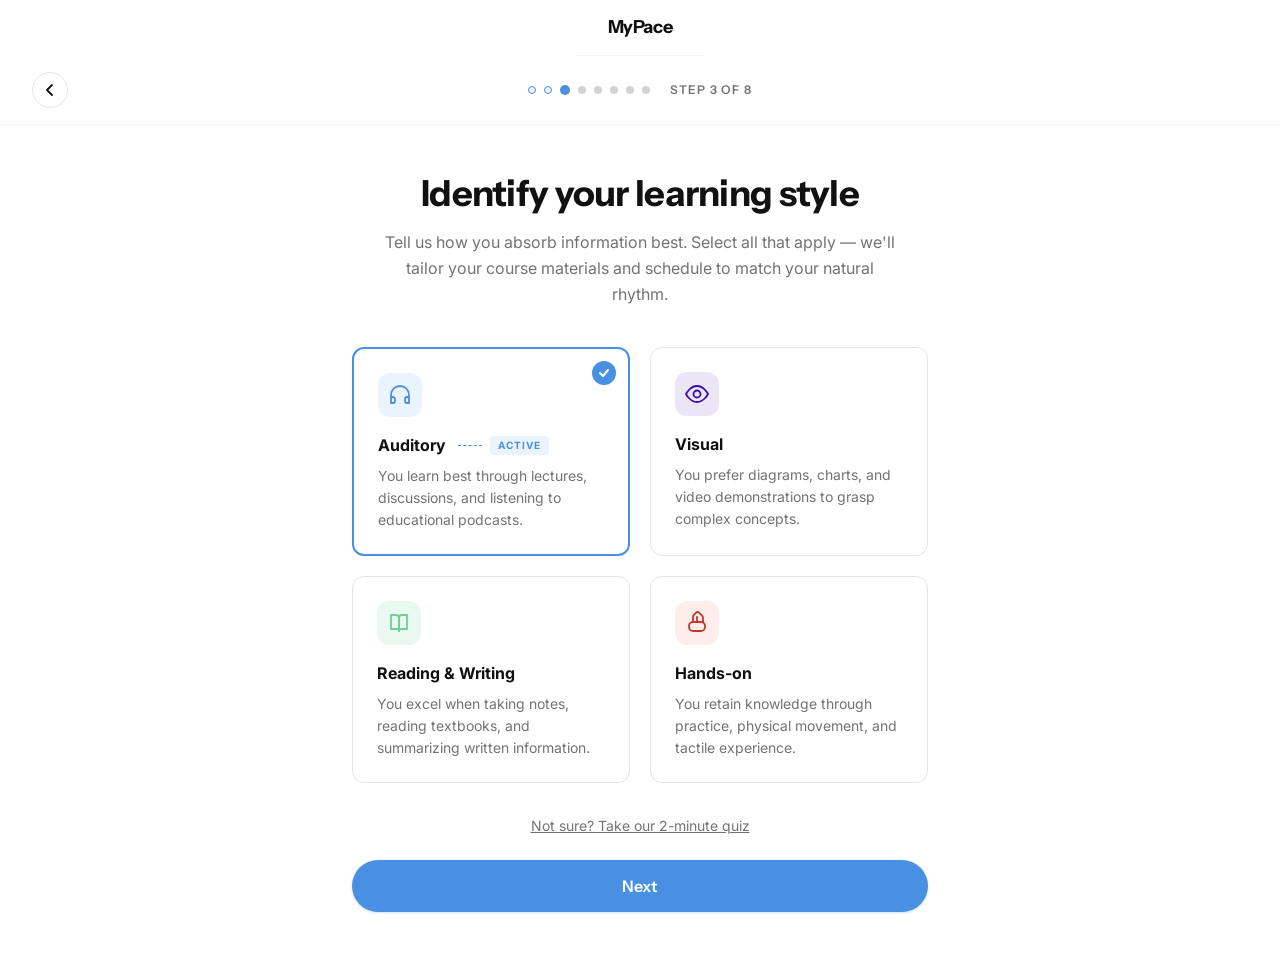
<file: onboarding-3.html>
<!DOCTYPE html>
<html lang="en">
<head>
  <meta charset="UTF-8">
  <meta name="viewport" content="width=device-width, initial-scale=1.0">
  <title>MyPace — Onboarding Step 3</title>
  <link rel="preconnect" href="https://fonts.googleapis.com">
  <link rel="preconnect" href="https://fonts.gstatic.com" crossorigin>
  <link href="https://fonts.googleapis.com/css2?family=Instrument+Sans:wght@400;500;600;700;800;900&family=Inter:wght@400;500;600;700;800;900&display=swap" rel="stylesheet">
  <link rel="stylesheet" href="styles.css">
  <style>
    .onboarding__heading {
      font-size: var(--text-4xl);
      font-weight: 800;
      line-height: 1.15;
      letter-spacing: -0.02em;
      text-align: center;
    }

    .onboarding__subtext {
      font-size: var(--text-base);
      color: var(--color-gray-500);
      text-align: center;
      line-height: 1.6;
      max-width: 520px;
      margin: var(--space-4) auto var(--space-10);
    }

    /* Learning Style Cards Grid */
    .style-grid {
      display: grid;
      grid-template-columns: 1fr 1fr;
      gap: var(--space-5);
      width: 100%;
      margin-bottom: var(--space-8);
    }

    .style-card {
      position: relative;
      border: 1.5px solid var(--color-gray-200);
      border-radius: var(--radius-lg);
      padding: var(--space-6);
      cursor: pointer;
      transition: all 0.15s ease;
      background: var(--color-white);
    }

    .style-card:hover {
      border-color: var(--color-gray-400);
    }

    .style-card--selected {
      border: 2px solid var(--color-primary);
    }

    .style-card--selected:hover {
      border-color: var(--color-primary);
    }

    /* Checkmark in top-right of selected card */
    .style-card__check {
      position: absolute;
      top: 12px;
      right: 12px;
      width: 24px;
      height: 24px;
      border-radius: var(--radius-full);
      background: var(--color-primary);
      display: flex;
      align-items: center;
      justify-content: center;
    }

    .style-card__icon {
      width: 44px;
      height: 44px;
      border-radius: var(--radius-lg);
      background: var(--color-gray-100);
      display: flex;
      align-items: center;
      justify-content: center;
      margin-bottom: var(--space-4);
      font-size: 20px;
    }

    .style-card__title-row {
      display: flex;
      align-items: center;
      gap: var(--space-3);
      margin-bottom: var(--space-2);
    }

    .style-card__title {
      font-size: var(--text-base);
      font-weight: 700;
      color: var(--color-black);
    }

    /* ACTIVE label with dashed line */
    .style-card__active-label {
      display: flex;
      align-items: center;
      gap: var(--space-2);
    }

    .style-card__active-line {
      width: 24px;
      height: 0;
      border-top: 1.5px dashed var(--color-primary);
    }

    .style-card__active-tag {
      font-size: 10px;
      font-weight: 700;
      text-transform: uppercase;
      letter-spacing: 0.1em;
      color: var(--color-primary);
      background: var(--color-primary-light);
      padding: 2px 8px;
      border-radius: var(--radius-sm);
    }

    .style-card__desc {
      font-size: var(--text-sm);
      color: var(--color-gray-500);
      line-height: 1.55;
    }

    .quiz-link {
      display: block;
      text-align: center;
      font-size: var(--text-sm);
      color: var(--color-gray-500);
      text-decoration: underline;
      margin-bottom: var(--space-6);
      transition: color 0.15s;
    }

    .quiz-link:hover {
      color: var(--color-black);
    }

    .onboarding__system-state {
      font-size: 10px;
      font-weight: 500;
      color: var(--color-gray-400);
      text-align: right;
      letter-spacing: 0.02em;
      line-height: 1.6;
      padding: var(--space-4) var(--space-8);
      max-width: 420px;
      margin-left: auto;
    }

    @media (max-width: 540px) {
      .style-grid {
        grid-template-columns: 1fr;
      }
    }
  </style>
</head>
<body>
  <div class="onboarding">

    <!-- Nav Bar -->
    <nav class="nav" style="justify-content:center;">
      <a href="index.html" class="nav__logo">MyPace</a>
    </nav>

    <!-- Onboarding Header: Back + Steps -->
    <div class="onboarding__header">
      <a href="onboarding-2.html" class="onboarding__back" aria-label="Go back">
        <svg width="18" height="18" viewBox="0 0 18 18" fill="none" xmlns="http://www.w3.org/2000/svg">
          <path d="M11 4L6 9L11 14" stroke="#111111" stroke-width="1.8" stroke-linecap="round" stroke-linejoin="round"/>
        </svg>
      </a>
      <div class="steps">
        <span class="steps__dot steps__dot--completed"></span>
        <span class="steps__dot steps__dot--completed"></span>
        <span class="steps__dot steps__dot--active"></span>
        <span class="steps__dot"></span>
        <span class="steps__dot"></span>
        <span class="steps__dot"></span>
        <span class="steps__dot"></span>
        <span class="steps__dot"></span>
        <span class="steps__label">Step 3 of 8</span>
      </div>
      <div style="width: 36px;"></div>
    </div>

    <!-- Main Body -->
    <div class="onboarding__body">

      <h1 class="onboarding__heading">Identify your learning style</h1>
      <p class="onboarding__subtext">Tell us how you absorb information best. Select all that apply — we'll tailor your course materials and schedule to match your natural rhythm.</p>

      <!-- 2x2 Learning Style Cards -->
      <div class="style-grid">

        <!-- Card 1: Auditory (SELECTED) -->
        <div class="style-card style-card--selected" data-style="auditory">
          <span class="style-card__check">
            <svg width="14" height="14" viewBox="0 0 14 14" fill="none" xmlns="http://www.w3.org/2000/svg">
              <path d="M3 7L6 10L11 4" stroke="#ffffff" stroke-width="2" stroke-linecap="round" stroke-linejoin="round"/>
            </svg>
          </span>
          <div class="style-card__icon" style="background: var(--color-primary-light); color: var(--color-primary);">
            <svg width="24" height="24" viewBox="0 0 24 24" fill="none" xmlns="http://www.w3.org/2000/svg">
              <path d="M3 14h2a2 2 0 0 1 2 2v2a2 2 0 0 1-2 2H3V14z" stroke="currentColor" stroke-width="1.8" stroke-linecap="round" stroke-linejoin="round"/>
              <path d="M21 14h-2a2 2 0 0 0-2 2v2a2 2 0 0 0 2 2h2V14z" stroke="currentColor" stroke-width="1.8" stroke-linecap="round" stroke-linejoin="round"/>
              <path d="M3 14V12a9 9 0 0 1 18 0v2" stroke="currentColor" stroke-width="1.8" stroke-linecap="round" stroke-linejoin="round"/>
            </svg>
          </div>
          <div class="style-card__title-row">
            <span class="style-card__title">Auditory</span>
            <div class="style-card__active-label">
              <span class="style-card__active-line"></span>
              <span class="style-card__active-tag">Active</span>
            </div>
          </div>
          <p class="style-card__desc">You learn best through lectures, discussions, and listening to educational podcasts.</p>
        </div>

        <!-- Card 2: Visual -->
        <div class="style-card" data-style="visual">
          <div class="style-card__icon" style="background: rgba(58,12,163,0.1); color: var(--color-secondary);">
            <svg width="24" height="24" viewBox="0 0 24 24" fill="none" xmlns="http://www.w3.org/2000/svg">
              <path d="M1 12s4-8 11-8 11 8 11 8-4 8-11 8S1 12 1 12z" stroke="currentColor" stroke-width="1.8" stroke-linecap="round" stroke-linejoin="round"/>
              <circle cx="12" cy="12" r="3.5" stroke="currentColor" stroke-width="1.8"/>
            </svg>
          </div>
          <div class="style-card__title-row">
            <span class="style-card__title">Visual</span>
          </div>
          <p class="style-card__desc">You prefer diagrams, charts, and video demonstrations to grasp complex concepts.</p>
        </div>

        <!-- Card 3: Reading & Writing -->
        <div class="style-card" data-style="reading-writing">
          <div class="style-card__icon" style="background: rgba(111,207,151,0.15); color: var(--color-accent);">
            <svg width="24" height="24" viewBox="0 0 24 24" fill="none" xmlns="http://www.w3.org/2000/svg">
              <path d="M4 4h5a3 3 0 0 1 3 3v13a2 2 0 0 0-2-2H4V4z" stroke="currentColor" stroke-width="1.8" stroke-linecap="round" stroke-linejoin="round"/>
              <path d="M20 4h-5a3 3 0 0 0-3 3v13a2 2 0 0 1 2-2h6V4z" stroke="currentColor" stroke-width="1.8" stroke-linecap="round" stroke-linejoin="round"/>
            </svg>
          </div>
          <div class="style-card__title-row">
            <span class="style-card__title">Reading & Writing</span>
          </div>
          <p class="style-card__desc">You excel when taking notes, reading textbooks, and summarizing written information.</p>
        </div>

        <!-- Card 4: Hands-on -->
        <div class="style-card" data-style="hands-on">
          <div class="style-card__icon" style="background: var(--color-warning-light); color: var(--color-warning);">
            <svg width="24" height="24" viewBox="0 0 24 24" fill="none" xmlns="http://www.w3.org/2000/svg">
              <path d="M18 11V6.83a3 3 0 0 0-.88-2.12L14 1.59a2 2 0 0 0-2.83 0L8.88 3.88A3 3 0 0 0 8 6v5" stroke="currentColor" stroke-width="1.8" stroke-linecap="round" stroke-linejoin="round"/>
              <path d="M8 11a4 4 0 0 0-4 4v1a4 4 0 0 0 4 4h8a4 4 0 0 0 4-4v-1a4 4 0 0 0-4-4H8z" stroke="currentColor" stroke-width="1.8" stroke-linecap="round" stroke-linejoin="round"/>
              <line x1="12" y1="11" x2="12" y2="6" stroke="currentColor" stroke-width="1.8" stroke-linecap="round"/>
            </svg>
          </div>
          <div class="style-card__title-row">
            <span class="style-card__title">Hands-on</span>
          </div>
          <p class="style-card__desc">You retain knowledge through practice, physical movement, and tactile experience.</p>
        </div>

      </div>

      <!-- Quiz Link -->
      <a href="javascript:void(0)" class="quiz-link">Not sure? Take our 2-minute quiz</a>

      <!-- Next Button -->
      <a href="onboarding-4.html" class="btn btn--primary btn--large btn--full">Next</a>

    </div>

  </div>

  <script>
    // Card selection — toggle multi-select
    document.querySelectorAll('.style-card').forEach(card => {
      card.addEventListener('click', () => {
        const isSelected = card.classList.contains('style-card--selected');

        if (isSelected) {
          // Deselect
          card.classList.remove('style-card--selected');
          const check = card.querySelector('.style-card__check');
          if (check) check.remove();
          const activeLabel = card.querySelector('.style-card__active-label');
          if (activeLabel) activeLabel.remove();
        } else {
          // Select
          card.classList.add('style-card--selected');

          const checkEl = document.createElement('span');
          checkEl.className = 'style-card__check';
          checkEl.innerHTML = '<svg width="14" height="14" viewBox="0 0 14 14" fill="none" xmlns="http://www.w3.org/2000/svg"><path d="M3 7L6 10L11 4" stroke="#ffffff" stroke-width="2" stroke-linecap="round" stroke-linejoin="round"/></svg>';
          card.appendChild(checkEl);

          const titleRow = card.querySelector('.style-card__title-row');
          const activeLabel = document.createElement('div');
          activeLabel.className = 'style-card__active-label';
          activeLabel.innerHTML = '<span class="style-card__active-line"></span><span class="style-card__active-tag">Active</span>';
          titleRow.appendChild(activeLabel);
        }
      });
    });
  </script>
</body>
</html>
</file>
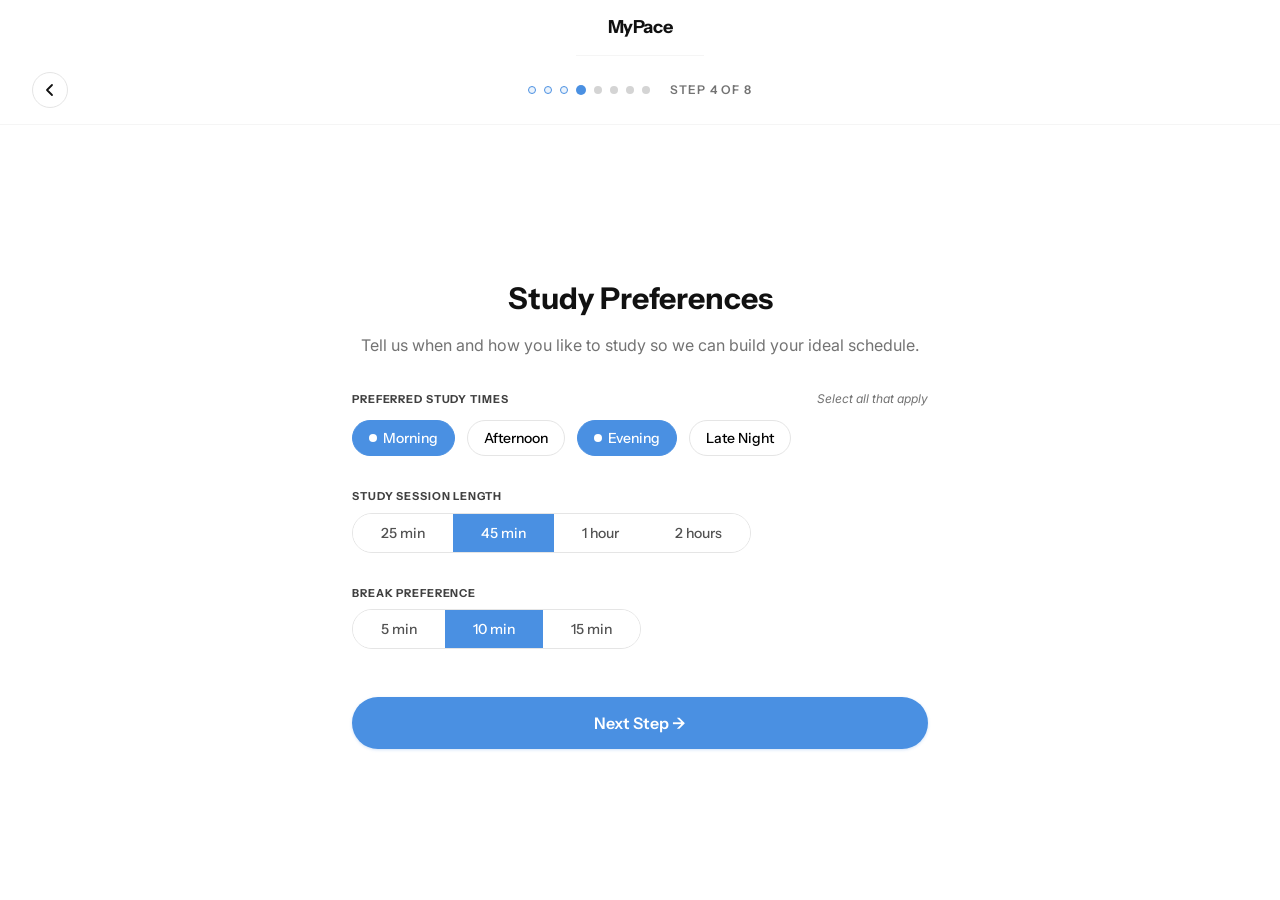
<file: onboarding-4.html>
<!DOCTYPE html>
<html lang="en">
<head>
  <meta charset="UTF-8">
  <meta name="viewport" content="width=device-width, initial-scale=1.0">
  <title>MyPace — Study Preferences (Step 4 of 8)</title>
  <link rel="preconnect" href="https://fonts.googleapis.com">
  <link rel="preconnect" href="https://fonts.gstatic.com" crossorigin>
  <link href="https://fonts.googleapis.com/css2?family=Instrument+Sans:wght@400;500;600;700;800;900&family=Inter:wght@400;500;600;700;800;900&display=swap" rel="stylesheet">
  <link rel="stylesheet" href="styles.css">
  <style>
    .section-header {
      display: flex;
      align-items: baseline;
      justify-content: space-between;
      margin-bottom: var(--space-3);
    }
    .section-header__note {
      font-size: var(--text-xs);
      color: var(--color-gray-500);
      font-style: italic;
      font-weight: 400;
    }
    .section-block {
      margin-bottom: var(--space-8);
    }
    .chips-wrap {
      display: flex;
      flex-wrap: wrap;
      gap: var(--space-3);
    }
    .skip-link {
      display: inline-block;
      margin-top: var(--space-4);
      font-size: var(--text-xs);
      font-weight: 700;
      text-transform: uppercase;
      letter-spacing: 0.1em;
      color: var(--color-gray-500);
      cursor: pointer;
      background: none;
      border: none;
      transition: color 0.15s;
    }
    .skip-link:hover {
      color: var(--color-black);
    }
    .form-label {
      font-family: var(--font-heading);
    }
  </style>
</head>
<body>
  <div class="onboarding">

    <!-- Nav bar -->
    <nav class="nav" style="justify-content:center;">
      <a href="index.html" class="nav__logo">MyPace</a>
    </nav>

    <!-- Onboarding Header: Back + Steps -->
    <div class="onboarding__header">
      <a href="onboarding-3.html" class="onboarding__back" aria-label="Go back">
        <svg width="18" height="18" viewBox="0 0 18 18" fill="none" xmlns="http://www.w3.org/2000/svg">
          <path d="M11 4L6 9L11 14" stroke="#111111" stroke-width="1.8" stroke-linecap="round" stroke-linejoin="round"/>
        </svg>
      </a>
      <div class="steps">
        <span class="steps__dot steps__dot--completed"></span>
        <span class="steps__dot steps__dot--completed"></span>
        <span class="steps__dot steps__dot--completed"></span>
        <span class="steps__dot steps__dot--active"></span>
        <span class="steps__dot"></span>
        <span class="steps__dot"></span>
        <span class="steps__dot"></span>
        <span class="steps__dot"></span>
        <span class="steps__label">Step 4 of 8</span>
      </div>
      <div style="width: 36px;"></div>
    </div>

    <!-- Body -->
    <main class="onboarding__body">

      <!-- Heading -->
      <div class="text-center mb-8 w-full" style="max-width: 580px;">
        <h1 class="text-3xl font-bold" style="margin-bottom: var(--space-3);">Study Preferences</h1>
        <p class="text-gray" style="font-size: var(--text-base); line-height: 1.6;">
          Tell us when and how you like to study so we can build your ideal schedule.
        </p>
      </div>

      <!-- Form sections -->
      <div class="w-full" style="max-width: 580px;">

        <!-- Preferred Study Times -->
        <div class="section-block">
          <div class="section-header">
            <label class="form-label" style="margin-bottom: 0;">Preferred Study Times</label>
            <span class="section-header__note">Select all that apply</span>
          </div>
          <div class="chips-wrap">
            <button class="chip chip--active" type="button">
              <span class="chip__dot"></span>
              Morning
            </button>
            <button class="chip" type="button">Afternoon</button>
            <button class="chip chip--active" type="button">
              <span class="chip__dot"></span>
              Evening
            </button>
            <button class="chip" type="button">Late Night</button>
          </div>
        </div>

        <!-- Study Session Length -->
        <div class="section-block">
          <label class="form-label">Study Session Length</label>
          <div class="toggle-group">
            <button class="toggle-group__item" type="button">25 min</button>
            <button class="toggle-group__item toggle-group__item--active" type="button">45 min</button>
            <button class="toggle-group__item" type="button">1 hour</button>
            <button class="toggle-group__item" type="button">2 hours</button>
          </div>
        </div>

        <!-- Break Preference -->
        <div class="section-block">
          <label class="form-label">Break Preference</label>
          <div class="toggle-group">
            <button class="toggle-group__item" type="button">5 min</button>
            <button class="toggle-group__item toggle-group__item--active" type="button">10 min</button>
            <button class="toggle-group__item" type="button">15 min</button>
          </div>
        </div>

        <!-- Next Step button -->
        <a href="onboarding-5.html" class="btn btn--primary btn--large btn--full mt-4">
          Next Step &rarr;
        </a>


      </div>
    </main>

  </div>
  <script>
    // Multi-select chips
    document.querySelectorAll('.chips-wrap .chip').forEach(chip => {
      chip.addEventListener('click', () => {
        const isActive = chip.classList.contains('chip--active');
        if (isActive) {
          chip.classList.remove('chip--active');
          const dot = chip.querySelector('.chip__dot');
          if (dot) dot.remove();
        } else {
          chip.classList.add('chip--active');
          const dot = document.createElement('span');
          dot.className = 'chip__dot';
          chip.prepend(dot);
        }
      });
    });

    // Single-select toggle groups
    document.querySelectorAll('.toggle-group').forEach(group => {
      group.querySelectorAll('.toggle-group__item').forEach(item => {
        item.addEventListener('click', () => {
          group.querySelectorAll('.toggle-group__item').forEach(i => i.classList.remove('toggle-group__item--active'));
          item.classList.add('toggle-group__item--active');
        });
      });
    });
  </script>
</body>
</html>
</file>
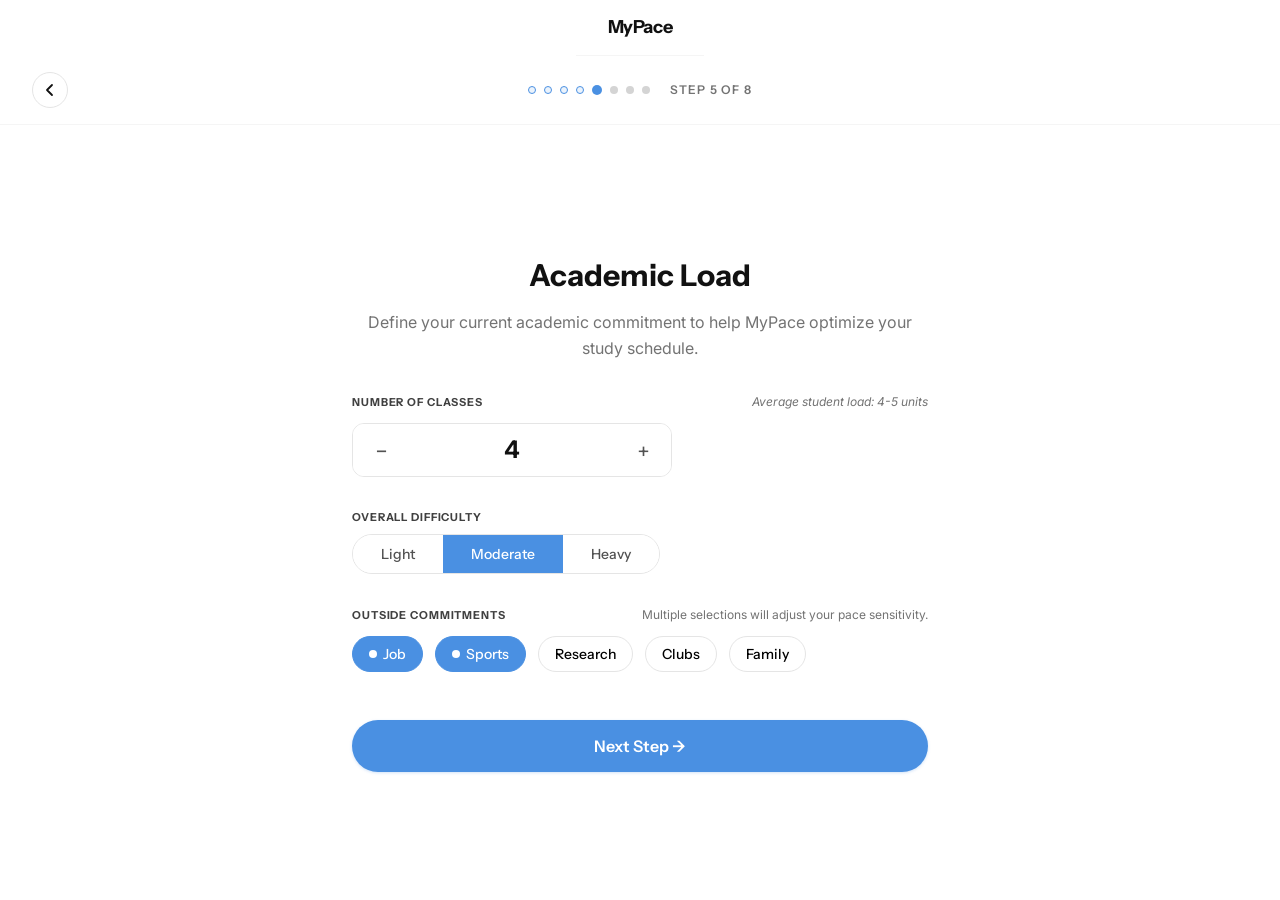
<file: onboarding-5.html>
<!DOCTYPE html>
<html lang="en">
<head>
  <meta charset="UTF-8">
  <meta name="viewport" content="width=device-width, initial-scale=1.0">
  <title>MyPace — Academic Load (Step 5 of 8)</title>
  <link rel="preconnect" href="https://fonts.googleapis.com">
  <link rel="preconnect" href="https://fonts.gstatic.com" crossorigin>
  <link href="https://fonts.googleapis.com/css2?family=Instrument+Sans:wght@400;500;600;700;800;900&family=Inter:wght@400;500;600;700;800;900&display=swap" rel="stylesheet">
  <link rel="stylesheet" href="styles.css">
  <style>
    .section-header {
      display: flex;
      align-items: baseline;
      justify-content: space-between;
      margin-bottom: var(--space-3);
    }
    .section-header__note {
      font-size: var(--text-xs);
      color: var(--color-gray-500);
      font-style: italic;
      font-weight: 400;
    }
    .section-block {
      margin-bottom: var(--space-8);
    }
    .chips-wrap {
      display: flex;
      flex-wrap: wrap;
      gap: var(--space-3);
    }
    .skip-link {
      display: inline-block;
      margin-top: var(--space-4);
      font-size: var(--text-xs);
      font-weight: 700;
      text-transform: uppercase;
      letter-spacing: 0.1em;
      color: var(--color-gray-500);
      cursor: pointer;
      background: none;
      border: none;
      transition: color 0.15s;
    }
    .skip-link:hover {
      color: var(--color-black);
    }
    .stepper__btn:hover {
      color: var(--color-primary);
    }
    .form-label {
      font-family: var(--font-heading);
    }
  </style>
</head>
<body>
  <div class="onboarding">

    <!-- Nav bar -->
    <nav class="nav" style="justify-content:center;">
      <a href="index.html" class="nav__logo">MyPace</a>
    </nav>

    <!-- Onboarding Header: Back + Steps -->
    <div class="onboarding__header">
      <a href="onboarding-4.html" class="onboarding__back" aria-label="Go back">
        <svg width="18" height="18" viewBox="0 0 18 18" fill="none" xmlns="http://www.w3.org/2000/svg">
          <path d="M11 4L6 9L11 14" stroke="#111111" stroke-width="1.8" stroke-linecap="round" stroke-linejoin="round"/>
        </svg>
      </a>
      <div class="steps">
        <span class="steps__dot steps__dot--completed"></span>
        <span class="steps__dot steps__dot--completed"></span>
        <span class="steps__dot steps__dot--completed"></span>
        <span class="steps__dot steps__dot--completed"></span>
        <span class="steps__dot steps__dot--active"></span>
        <span class="steps__dot"></span>
        <span class="steps__dot"></span>
        <span class="steps__dot"></span>
        <span class="steps__label">Step 5 of 8</span>
      </div>
      <div style="width: 36px;"></div>
    </div>

    <!-- Body -->
    <main class="onboarding__body">

      <!-- Heading -->
      <div class="text-center mb-8 w-full" style="max-width: 580px;">
        <h1 class="text-3xl font-bold" style="margin-bottom: var(--space-3);">Academic Load</h1>
        <p class="text-gray" style="font-size: var(--text-base); line-height: 1.6;">
          Define your current academic commitment to help MyPace optimize your study schedule.
        </p>
      </div>

      <!-- Form sections -->
      <div class="w-full" style="max-width: 580px;">

        <!-- Number of Classes -->
        <div class="section-block">
          <div class="section-header">
            <label class="form-label" style="margin-bottom: 0;">Number of Classes</label>
            <span class="section-header__note">Average student load: 4-5 units</span>
          </div>
          <div class="stepper">
            <button class="stepper__btn" type="button" aria-label="Decrease">&minus;</button>
            <span class="stepper__value">4</span>
            <button class="stepper__btn" type="button" aria-label="Increase">+</button>
          </div>
        </div>

        <!-- Overall Difficulty -->
        <div class="section-block">
          <label class="form-label">Overall Difficulty</label>
          <div class="toggle-group">
            <button class="toggle-group__item" type="button">Light</button>
            <button class="toggle-group__item toggle-group__item--active" type="button">Moderate</button>
            <button class="toggle-group__item" type="button">Heavy</button>
          </div>
        </div>

        <!-- Outside Commitments -->
        <div class="section-block">
          <div class="section-header">
            <label class="form-label" style="margin-bottom: 0;">Outside Commitments</label>
            <span class="section-header__note" style="font-style: normal;">Multiple selections will adjust your pace sensitivity.</span>
          </div>
          <div class="chips-wrap">
            <button class="chip chip--active" type="button">
              <span class="chip__dot"></span>
              Job
            </button>
            <button class="chip chip--active" type="button">
              <span class="chip__dot"></span>
              Sports
            </button>
            <button class="chip" type="button">Research</button>
            <button class="chip" type="button">Clubs</button>
            <button class="chip" type="button">Family</button>
          </div>
        </div>

        <!-- Next Step button -->
        <a href="onboarding-6.html" class="btn btn--primary btn--large btn--full mt-4">
          Next Step &rarr;
        </a>


      </div>
    </main>

  </div>
  <script>
    // Stepper
    const stepperValue = document.querySelector('.stepper__value');
    let count = parseInt(stepperValue.textContent);
    document.querySelector('[aria-label="Decrease"]').addEventListener('click', () => {
      if (count > 1) { count--; stepperValue.textContent = count; }
    });
    document.querySelector('[aria-label="Increase"]').addEventListener('click', () => {
      if (count < 12) { count++; stepperValue.textContent = count; }
    });

    // Single-select toggle groups
    document.querySelectorAll('.toggle-group').forEach(group => {
      group.querySelectorAll('.toggle-group__item').forEach(item => {
        item.addEventListener('click', () => {
          group.querySelectorAll('.toggle-group__item').forEach(i => i.classList.remove('toggle-group__item--active'));
          item.classList.add('toggle-group__item--active');
        });
      });
    });

    // Multi-select chips
    document.querySelectorAll('.chips-wrap .chip').forEach(chip => {
      chip.addEventListener('click', () => {
        const isActive = chip.classList.contains('chip--active');
        if (isActive) {
          chip.classList.remove('chip--active');
          const dot = chip.querySelector('.chip__dot');
          if (dot) dot.remove();
        } else {
          chip.classList.add('chip--active');
          const dot = document.createElement('span');
          dot.className = 'chip__dot';
          chip.prepend(dot);
        }
      });
    });
  </script>
</body>
</html>
</file>
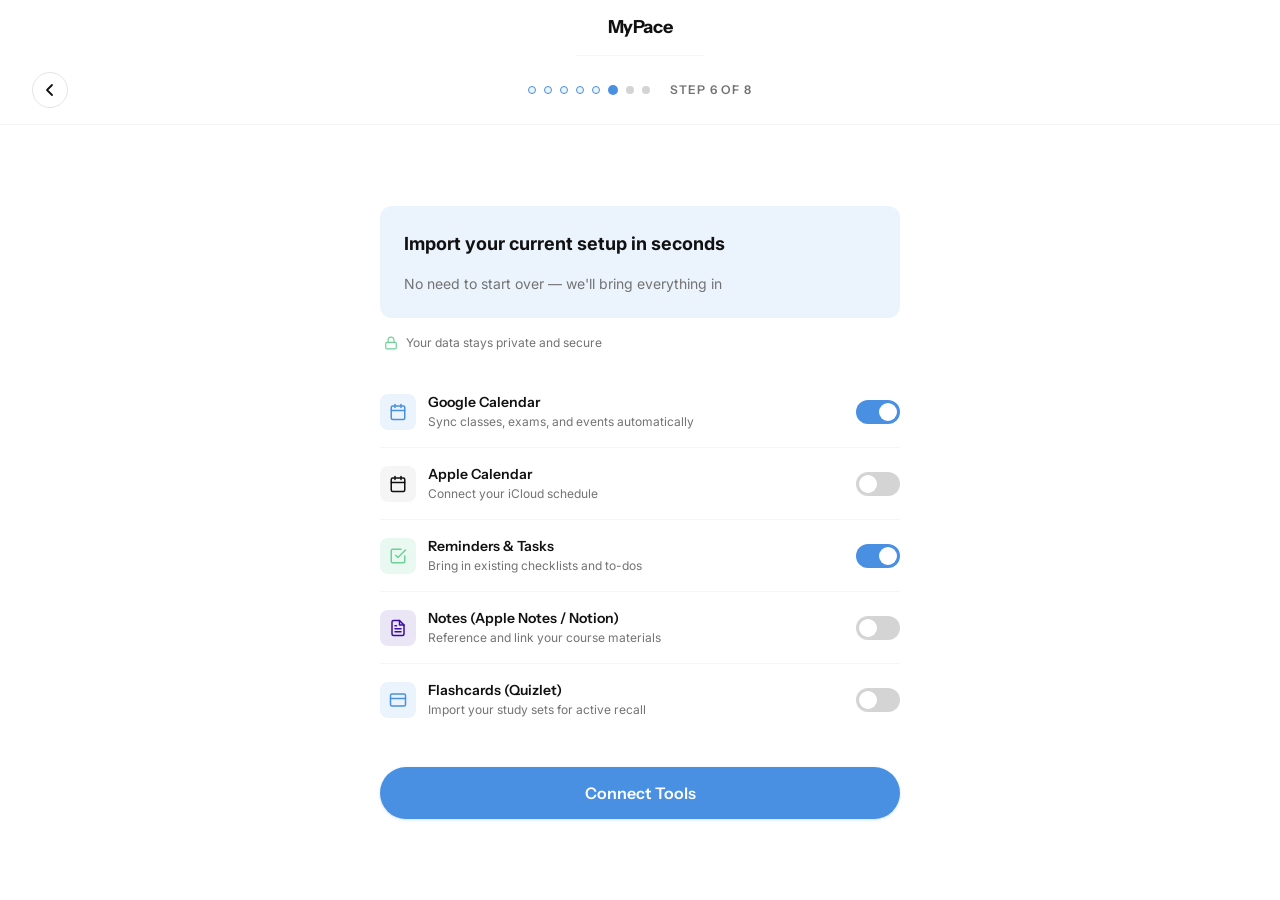
<file: onboarding-6.html>
<!DOCTYPE html>
<html lang="en">
<head>
  <meta charset="UTF-8">
  <meta name="viewport" content="width=device-width, initial-scale=1.0">
  <title>MyPace — Connect Tools & Import Setup</title>
  <link rel="preconnect" href="https://fonts.googleapis.com">
  <link rel="preconnect" href="https://fonts.gstatic.com" crossorigin>
  <link href="https://fonts.googleapis.com/css2?family=Instrument+Sans:wght@400;500;600;700;800;900&family=Inter:wght@400;500;600;700;800;900&display=swap" rel="stylesheet">
  <link rel="stylesheet" href="styles.css">
  <style>
    .onboarding__content {
      width: 100%;
      max-width: 520px;
    }

    .import-banner {
      background: var(--color-primary-light);
      border-radius: var(--radius-lg);
      padding: var(--space-6);
      margin-bottom: var(--space-4);
    }

    .import-banner__title {
      font-size: var(--text-lg);
      font-weight: 700;
      margin-bottom: var(--space-4);
    }

    .import-banner__sub {
      font-size: var(--text-sm);
      color: var(--color-gray-500);
      margin-top: var(--space-3);
    }

    .privacy-note {
      display: flex;
      align-items: center;
      gap: var(--space-2);
      margin-bottom: var(--space-6);
      padding: 0 var(--space-1);
    }

    .privacy-note svg {
      flex-shrink: 0;
      color: var(--color-accent);
    }

    .privacy-note span {
      font-size: var(--text-xs);
      color: var(--color-gray-500);
    }

    .integration-list {
      margin-bottom: var(--space-8);
    }

    .skip-link {
      display: block;
      text-align: center;
      margin-top: var(--space-4);
      font-size: var(--text-sm);
      color: var(--color-gray-500);
      cursor: pointer;
      transition: color 0.15s;
    }

    .skip-link:hover {
      color: var(--color-black);
    }
  </style>
</head>
<body>
  <div class="onboarding">
    <!-- Nav bar -->
    <nav class="nav" style="justify-content:center;">
      <a href="index.html" class="nav__logo">MyPace</a>
    </nav>

    <!-- Onboarding Header: Back + Steps -->
    <div class="onboarding__header">
      <a href="onboarding-5.html" class="onboarding__back" aria-label="Go back">
        <svg width="18" height="18" viewBox="0 0 18 18" fill="none" xmlns="http://www.w3.org/2000/svg">
          <path d="M11 4L6 9L11 14" stroke="#111111" stroke-width="1.8" stroke-linecap="round" stroke-linejoin="round"/>
        </svg>
      </a>
      <div class="steps">
        <span class="steps__dot steps__dot--completed"></span>
        <span class="steps__dot steps__dot--completed"></span>
        <span class="steps__dot steps__dot--completed"></span>
        <span class="steps__dot steps__dot--completed"></span>
        <span class="steps__dot steps__dot--completed"></span>
        <span class="steps__dot steps__dot--active"></span>
        <span class="steps__dot"></span>
        <span class="steps__dot"></span>
        <span class="steps__label">Step 6 of 8</span>
      </div>
      <div style="width: 36px;"></div>
    </div>

    <!-- Body -->
    <main class="onboarding__body">

      <!-- Main content area -->
      <div class="onboarding__content">
        <!-- Import banner card -->
        <div class="import-banner">
          <div class="import-banner__title">Import your current setup in seconds</div>
          <p class="import-banner__sub">No need to start over — we'll bring everything in</p>
        </div>

        <!-- Privacy note -->
        <div class="privacy-note">
          <svg width="14" height="14" viewBox="0 0 24 24" fill="none" stroke="currentColor" stroke-width="2" stroke-linecap="round" stroke-linejoin="round">
            <rect x="3" y="11" width="18" height="11" rx="2" ry="2"/>
            <path d="M7 11V7a5 5 0 0 1 10 0v4"/>
          </svg>
          <span>Your data stays private and secure</span>
        </div>

        <!-- Integration list -->
        <div class="integration-list">
          <!-- Google Calendar -->
          <div class="integration-row">
            <div class="integration-row__info">
              <div class="integration-row__icon" style="background: var(--color-primary-light); color: var(--color-primary);">
                <svg width="18" height="18" viewBox="0 0 24 24" fill="none" stroke="currentColor" stroke-width="2" stroke-linecap="round" stroke-linejoin="round">
                  <rect x="3" y="4" width="18" height="18" rx="2" ry="2"/>
                  <line x1="16" y1="2" x2="16" y2="6"/>
                  <line x1="8" y1="2" x2="8" y2="6"/>
                  <line x1="3" y1="10" x2="21" y2="10"/>
                </svg>
              </div>
              <div class="integration-row__text">
                <h4>Google Calendar</h4>
                <p>Sync classes, exams, and events automatically</p>
              </div>
            </div>
            <label class="toggle">
              <input type="checkbox" checked>
              <span class="toggle__slider"></span>
            </label>
          </div>

          <!-- Apple Calendar -->
          <div class="integration-row">
            <div class="integration-row__info">
              <div class="integration-row__icon">
                <svg width="18" height="18" viewBox="0 0 24 24" fill="none" stroke="currentColor" stroke-width="2" stroke-linecap="round" stroke-linejoin="round">
                  <rect x="3" y="4" width="18" height="18" rx="2" ry="2"/>
                  <line x1="16" y1="2" x2="16" y2="6"/>
                  <line x1="8" y1="2" x2="8" y2="6"/>
                  <line x1="3" y1="10" x2="21" y2="10"/>
                </svg>
              </div>
              <div class="integration-row__text">
                <h4>Apple Calendar</h4>
                <p>Connect your iCloud schedule</p>
              </div>
            </div>
            <label class="toggle">
              <input type="checkbox">
              <span class="toggle__slider"></span>
            </label>
          </div>

          <!-- Reminders & Tasks -->
          <div class="integration-row">
            <div class="integration-row__info">
              <div class="integration-row__icon" style="background: rgba(111,207,151,0.15); color: var(--color-accent);">
                <svg width="18" height="18" viewBox="0 0 24 24" fill="none" stroke="currentColor" stroke-width="2" stroke-linecap="round" stroke-linejoin="round">
                  <polyline points="9 11 12 14 22 4"/>
                  <path d="M21 12v7a2 2 0 0 1-2 2H5a2 2 0 0 1-2-2V5a2 2 0 0 1 2-2h11"/>
                </svg>
              </div>
              <div class="integration-row__text">
                <h4>Reminders & Tasks</h4>
                <p>Bring in existing checklists and to-dos</p>
              </div>
            </div>
            <label class="toggle">
              <input type="checkbox" checked>
              <span class="toggle__slider"></span>
            </label>
          </div>

          <!-- Notes (Apple Notes / Notion) -->
          <div class="integration-row">
            <div class="integration-row__info">
              <div class="integration-row__icon" style="background: rgba(58,12,163,0.1); color: var(--color-secondary);">
                <svg width="18" height="18" viewBox="0 0 24 24" fill="none" stroke="currentColor" stroke-width="2" stroke-linecap="round" stroke-linejoin="round">
                  <path d="M14 2H6a2 2 0 0 0-2 2v16a2 2 0 0 0 2 2h12a2 2 0 0 0 2-2V8z"/>
                  <polyline points="14 2 14 8 20 8"/>
                  <line x1="16" y1="13" x2="8" y2="13"/>
                  <line x1="16" y1="17" x2="8" y2="17"/>
                  <polyline points="10 9 9 9 8 9"/>
                </svg>
              </div>
              <div class="integration-row__text">
                <h4>Notes (Apple Notes / Notion)</h4>
                <p>Reference and link your course materials</p>
              </div>
            </div>
            <label class="toggle">
              <input type="checkbox">
              <span class="toggle__slider"></span>
            </label>
          </div>

          <!-- Flashcards (Quizlet) -->
          <div class="integration-row">
            <div class="integration-row__info">
              <div class="integration-row__icon" style="background: var(--color-primary-light); color: var(--color-primary);">
                <svg width="18" height="18" viewBox="0 0 24 24" fill="none" stroke="currentColor" stroke-width="2" stroke-linecap="round" stroke-linejoin="round">
                  <rect x="2" y="4" width="20" height="16" rx="2"/>
                  <line x1="2" y1="10" x2="22" y2="10"/>
                </svg>
              </div>
              <div class="integration-row__text">
                <h4>Flashcards (Quizlet)</h4>
                <p>Import your study sets for active recall</p>
              </div>
            </div>
            <label class="toggle">
              <input type="checkbox">
              <span class="toggle__slider"></span>
            </label>
          </div>
        </div>

        <!-- Connect Tools button -->
        <a href="onboarding-7.html" class="btn btn--primary btn--large btn--full">Connect Tools</a>

      </div>
    </main>
  </div>
</body>
</html>
</file>
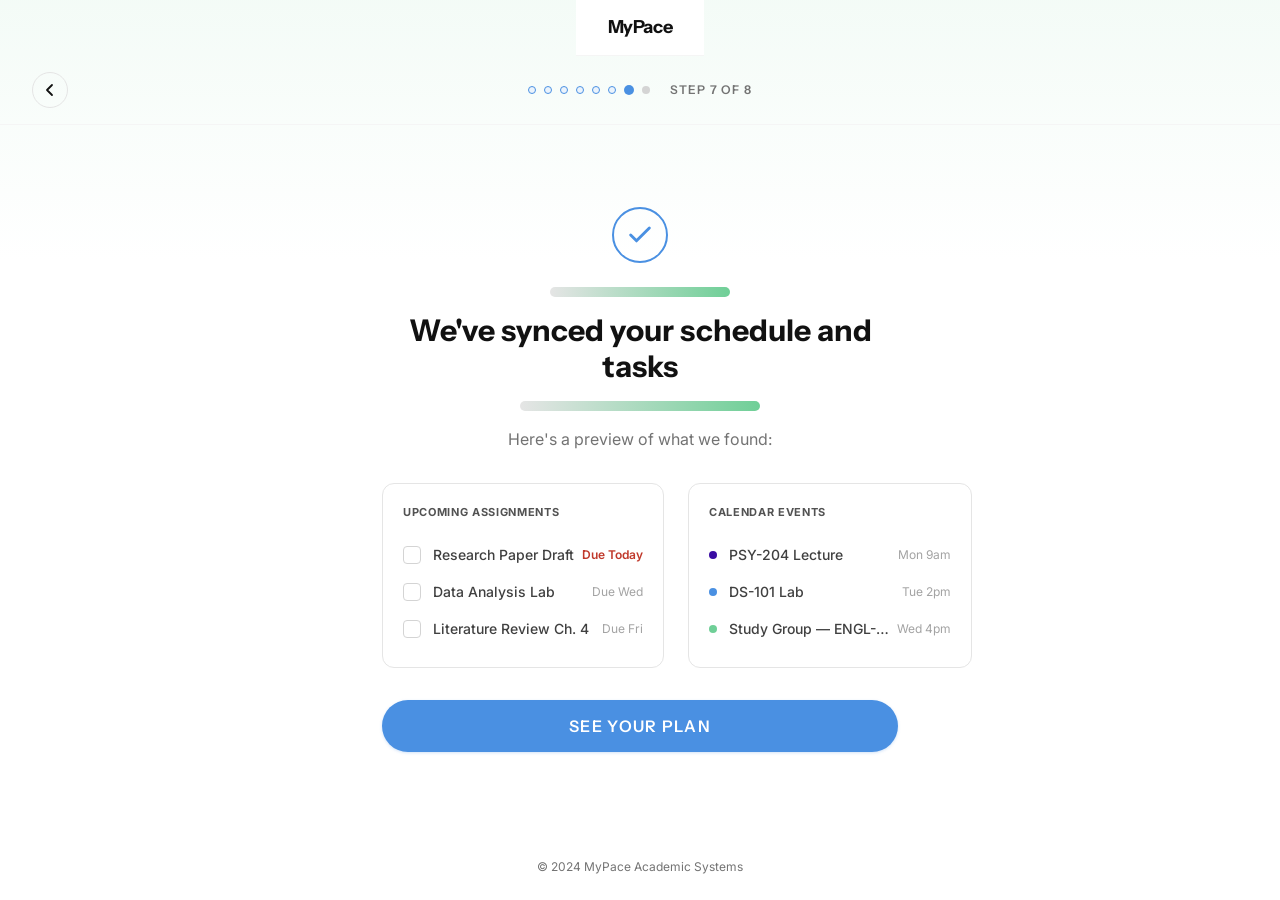
<file: onboarding-7.html>
<!DOCTYPE html>
<html lang="en">
<head>
  <meta charset="UTF-8">
  <meta name="viewport" content="width=device-width, initial-scale=1.0">
  <title>Sync Confirmation — MyPace Onboarding</title>
  <link rel="preconnect" href="https://fonts.googleapis.com">
  <link rel="preconnect" href="https://fonts.gstatic.com" crossorigin>
  <link href="https://fonts.googleapis.com/css2?family=Instrument+Sans:wght@400;500;600;700;800;900&family=Inter:wght@400;500;600;700;800;900&display=swap" rel="stylesheet">
  <link rel="stylesheet" href="styles.css">
  <style>
    .onboarding__gradient-band {
      position: absolute;
      top: 0;
      left: 0;
      right: 0;
      height: 260px;
      background: linear-gradient(180deg, rgba(111,207,151,0.08) 0%, var(--color-white) 100%);
      z-index: -1;
    }

    .onboarding__body--narrow {
      max-width: 580px;
    }

    .shimmer-bar {
      height: 10px;
      border-radius: var(--radius-full);
      background: linear-gradient(90deg, var(--color-gray-200) 0%, var(--color-accent) 50%, var(--color-gray-200) 100%);
      background-size: 200% 100%;
      animation: shimmer 2s ease-in-out infinite;
    }

    .shimmer-bar--top {
      width: 180px;
      margin: 0 auto var(--space-4);
    }

    .shimmer-bar--bottom {
      width: 240px;
      margin: var(--space-4) auto 0;
    }

    @keyframes shimmer {
      0% { background-position: 200% 0; }
      100% { background-position: -200% 0; }
    }
  </style>
</head>
<body>
  <div class="onboarding">
    <div class="onboarding__gradient-band"></div>

    <!-- Nav bar -->
    <nav class="nav" style="justify-content:center;">
      <a href="index.html" class="nav__logo">MyPace</a>
    </nav>

    <!-- Onboarding Header: Back + Steps -->
    <div class="onboarding__header">
      <a href="onboarding-6.html" class="onboarding__back" aria-label="Go back">
        <svg width="18" height="18" viewBox="0 0 18 18" fill="none" xmlns="http://www.w3.org/2000/svg">
          <path d="M11 4L6 9L11 14" stroke="#111111" stroke-width="1.8" stroke-linecap="round" stroke-linejoin="round"/>
        </svg>
      </a>
      <div class="steps">
        <span class="steps__dot steps__dot--completed"></span>
        <span class="steps__dot steps__dot--completed"></span>
        <span class="steps__dot steps__dot--completed"></span>
        <span class="steps__dot steps__dot--completed"></span>
        <span class="steps__dot steps__dot--completed"></span>
        <span class="steps__dot steps__dot--completed"></span>
        <span class="steps__dot steps__dot--active"></span>
        <span class="steps__dot"></span>
        <span class="steps__label">Step 7 of 8</span>
      </div>
      <div style="width: 36px;"></div>
    </div>

    <!-- Main content -->
    <main class="onboarding__body onboarding__body--narrow">

      <!-- Success checkmark icon -->
      <div class="success-icon">
        <svg xmlns="http://www.w3.org/2000/svg" width="28" height="28" viewBox="0 0 24 24" fill="none" stroke="currentColor" stroke-width="2.5" stroke-linecap="round" stroke-linejoin="round">
          <polyline points="20 6 9 17 4 12"></polyline>
        </svg>
      </div>

      <!-- Shimmer bar above heading -->
      <div class="shimmer-bar shimmer-bar--top"></div>

      <!-- Heading -->
      <h1 class="text-3xl font-bold text-center" style="line-height:1.2;">
        We've synced your schedule and tasks
      </h1>

      <!-- Shimmer bar below heading -->
      <div class="shimmer-bar shimmer-bar--bottom"></div>

      <!-- Subtext -->
      <p class="text-gray text-center mt-4 mb-8">Here's a preview of what we found:</p>

      <!-- Preview grid -->
      <div class="preview-grid mb-8">

        <!-- Left card: Upcoming Assignments -->
        <div class="preview-card">
          <div class="preview-card__title">Upcoming Assignments</div>

          <div class="preview-card__row">
            <div class="preview-card__row-left">
              <div class="checkbox__box"></div>
              <span class="preview-card__text">Research Paper Draft</span>
            </div>
            <span class="preview-card__meta" style="color:var(--color-warning);font-weight:600;">Due Today</span>
          </div>

          <div class="preview-card__row">
            <div class="preview-card__row-left">
              <div class="checkbox__box"></div>
              <span class="preview-card__text">Data Analysis Lab</span>
            </div>
            <span class="preview-card__meta">Due Wed</span>
          </div>

          <div class="preview-card__row">
            <div class="preview-card__row-left">
              <div class="checkbox__box"></div>
              <span class="preview-card__text">Literature Review Ch. 4</span>
            </div>
            <span class="preview-card__meta">Due Fri</span>
          </div>
        </div>

        <!-- Right card: Calendar Events -->
        <div class="preview-card">
          <div class="preview-card__title">Calendar Events</div>

          <div class="preview-card__row">
            <div class="preview-card__row-left">
              <div class="preview-card__dot" style="background:var(--color-secondary);"></div>
              <span class="preview-card__text">PSY-204 Lecture</span>
            </div>
            <span class="preview-card__meta">Mon 9am</span>
          </div>

          <div class="preview-card__row">
            <div class="preview-card__row-left">
              <div class="preview-card__dot" style="background:var(--color-primary);"></div>
              <span class="preview-card__text">DS-101 Lab</span>
            </div>
            <span class="preview-card__meta">Tue 2pm</span>
          </div>

          <div class="preview-card__row">
            <div class="preview-card__row-left">
              <div class="preview-card__dot" style="background:var(--color-accent);"></div>
              <span class="preview-card__text">Study Group — ENGL-201</span>
            </div>
            <span class="preview-card__meta">Wed 4pm</span>
          </div>
        </div>

      </div>

      <!-- CTA button -->
      <a href="onboarding-8.html" class="btn btn--primary btn--large btn--full uppercase">See Your Plan</a>

    </main>

    <!-- Footer -->
    <footer class="onboarding__footer">
      <p class="text-xs text-gray">&copy; 2024 MyPace Academic Systems</p>
    </footer>

  </div>
</body>
</html>
</file>
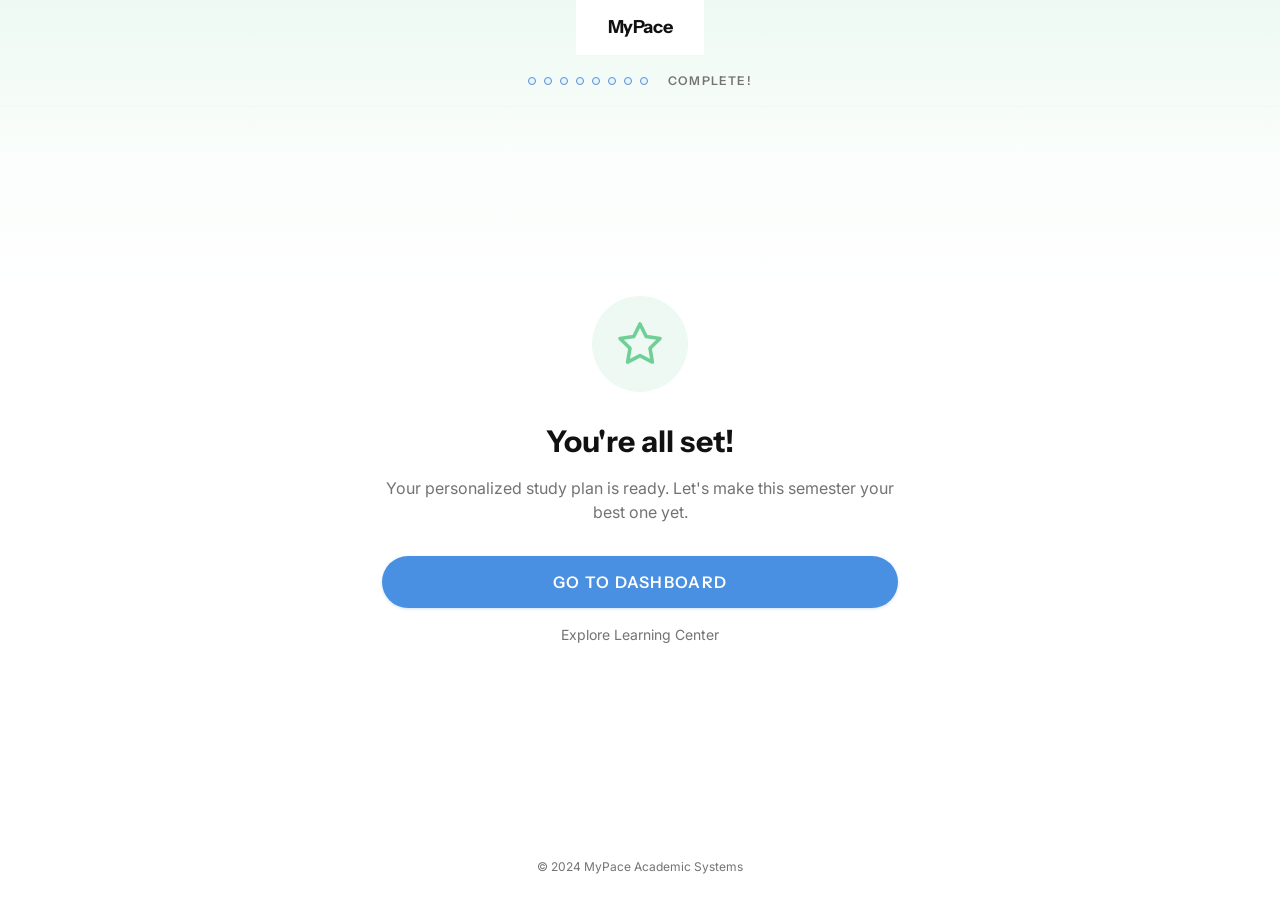
<file: onboarding-8.html>
<!DOCTYPE html>
<html lang="en">
<head>
  <meta charset="UTF-8">
  <meta name="viewport" content="width=device-width, initial-scale=1.0">
  <title>You're All Set — MyPace Onboarding</title>
  <link rel="preconnect" href="https://fonts.googleapis.com">
  <link rel="preconnect" href="https://fonts.gstatic.com" crossorigin>
  <link href="https://fonts.googleapis.com/css2?family=Instrument+Sans:wght@400;500;600;700;800;900&family=Inter:wght@400;500;600;700;800;900&display=swap" rel="stylesheet">
  <link rel="stylesheet" href="styles.css">
  <style>
    .onboarding__gradient-band {
      position: absolute;
      top: 0;
      left: 0;
      right: 0;
      height: 320px;
      background: linear-gradient(180deg, rgba(111,207,151,0.12) 0%, rgba(111,207,151,0.03) 50%, var(--color-white) 100%);
      z-index: -1;
    }

    .onboarding__body--narrow {
      max-width: 580px;
    }

    /* ── Celebration icon with bounce entrance + pulse ── */
    .celebration-icon {
      width: 96px;
      height: 96px;
      border-radius: var(--radius-full);
      background: rgba(111, 207, 151, 0.12);
      color: var(--color-accent);
      display: flex;
      align-items: center;
      justify-content: center;
      margin: 0 auto var(--space-8);
      animation: icon-bounce-in 0.7s cubic-bezier(0.34, 1.56, 0.64, 1) forwards,
                 pulse-glow 2.4s ease-in-out 0.7s infinite;
      transform: scale(0);
    }

    .celebration-icon svg {
      width: 48px;
      height: 48px;
    }

    @keyframes icon-bounce-in {
      0%   { transform: scale(0); }
      50%  { transform: scale(1.15); }
      70%  { transform: scale(0.92); }
      85%  { transform: scale(1.05); }
      100% { transform: scale(1); }
    }

    @keyframes pulse-glow {
      0%, 100% {
        box-shadow: 0 0 0 0 rgba(111, 207, 151, 0.35),
                    0 0 12px 2px rgba(111, 207, 151, 0.10);
      }
      50% {
        box-shadow: 0 0 0 20px rgba(111, 207, 151, 0),
                    0 0 24px 6px rgba(111, 207, 151, 0.06);
      }
    }

    /* ── Entrance animations for text + CTA ── */
    .anim-fade-up {
      opacity: 0;
      transform: translateY(14px);
      animation: fade-up 0.5s ease-out forwards;
    }

    .anim-fade-up--heading  { animation-delay: 0.4s; }
    .anim-fade-up--subtext  { animation-delay: 0.6s; }
    .anim-fade-up--cta      { animation-delay: 0.8s; }
    .anim-fade-up--link     { animation-delay: 0.95s; }

    @keyframes fade-up {
      to {
        opacity: 1;
        transform: translateY(0);
      }
    }

    /* ── Confetti system — purely decorative ── */
    .confetti {
      position: absolute;
      top: 0;
      left: 0;
      right: 0;
      height: 380px;
      overflow: hidden;
      z-index: -1;
      pointer-events: none;
    }

    .confetti__piece {
      position: absolute;
      top: -12px;
      opacity: 0;
    }

    /* Shapes: circle, square, rectangle */
    .confetti__piece--circle    { border-radius: 50%; }
    .confetti__piece--square    { border-radius: 2px; }
    .confetti__piece--rect      { border-radius: 1px; }

    /* Brand colors */
    .confetti__piece--blue   { background: #4A90E2; }
    .confetti__piece--purple { background: #3A0CA3; }
    .confetti__piece--green  { background: #6FCF97; }
    .confetti__piece--gold   { background: #FFBD2E; }

    /* Fall animations — 6 distinct paths with lateral drift + sway */
    @keyframes fall-1 {
      0%   { opacity: 0; transform: translateY(0) translateX(0) rotate(0deg); }
      8%   { opacity: 0.9; }
      25%  { transform: translateY(80px)  translateX(18px) rotate(120deg); }
      50%  { transform: translateY(170px) translateX(-10px) rotate(240deg); }
      75%  { transform: translateY(270px) translateX(14px) rotate(400deg); }
      92%  { opacity: 0.6; }
      100% { opacity: 0; transform: translateY(360px) translateX(-6px) rotate(520deg); }
    }
    @keyframes fall-2 {
      0%   { opacity: 0; transform: translateY(0) translateX(0) rotate(0deg); }
      10%  { opacity: 0.85; }
      30%  { transform: translateY(100px) translateX(-22px) rotate(-90deg); }
      60%  { transform: translateY(210px) translateX(12px) rotate(-220deg); }
      90%  { opacity: 0.5; }
      100% { opacity: 0; transform: translateY(350px) translateX(-16px) rotate(-380deg); }
    }
    @keyframes fall-3 {
      0%   { opacity: 0; transform: translateY(0) translateX(0) rotate(30deg); }
      12%  { opacity: 0.9; }
      35%  { transform: translateY(90px) translateX(28px) rotate(180deg); }
      65%  { transform: translateY(200px) translateX(6px) rotate(310deg); }
      88%  { opacity: 0.55; }
      100% { opacity: 0; transform: translateY(340px) translateX(20px) rotate(480deg); }
    }
    @keyframes fall-4 {
      0%   { opacity: 0; transform: translateY(0) translateX(0) rotate(-20deg); }
      9%   { opacity: 0.8; }
      40%  { transform: translateY(120px) translateX(-30px) rotate(150deg); }
      70%  { transform: translateY(240px) translateX(-8px) rotate(290deg); }
      100% { opacity: 0; transform: translateY(370px) translateX(-24px) rotate(440deg); }
    }
    @keyframes fall-5 {
      0%   { opacity: 0; transform: translateY(0) translateX(0) rotate(10deg); }
      11%  { opacity: 0.85; }
      20%  { transform: translateY(60px) translateX(14px) rotate(100deg); }
      55%  { transform: translateY(190px) translateX(-18px) rotate(260deg); }
      85%  { opacity: 0.45; }
      100% { opacity: 0; transform: translateY(355px) translateX(8px) rotate(500deg); }
    }
    @keyframes fall-6 {
      0%   { opacity: 0; transform: translateY(0) translateX(0) rotate(-40deg); }
      10%  { opacity: 0.9; }
      45%  { transform: translateY(150px) translateX(24px) rotate(140deg); }
      75%  { transform: translateY(260px) translateX(-14px) rotate(320deg); }
      100% { opacity: 0; transform: translateY(365px) translateX(10px) rotate(540deg); }
    }

    /* ── Individual confetti pieces (25 total) ── */

    /* Piece  1 — blue circle, small */
    .confetti__piece:nth-child(1) {
      left: 5%; width: 6px; height: 6px;
      animation: fall-1 3.2s ease-in-out 0.05s forwards;
    }
    /* Piece  2 — purple square, medium */
    .confetti__piece:nth-child(2) {
      left: 11%; width: 8px; height: 8px;
      animation: fall-3 3.6s ease-in-out 0.25s forwards;
    }
    /* Piece  3 — green rect, small */
    .confetti__piece:nth-child(3) {
      left: 17%; width: 4px; height: 10px;
      animation: fall-2 2.9s ease-in-out 0.10s forwards;
    }
    /* Piece  4 — gold circle, large */
    .confetti__piece:nth-child(4) {
      left: 22%; width: 9px; height: 9px;
      animation: fall-5 3.8s ease-in-out 0.40s forwards;
    }
    /* Piece  5 — blue square, small */
    .confetti__piece:nth-child(5) {
      left: 27%; width: 5px; height: 5px;
      animation: fall-4 3.0s ease-in-out 0.00s forwards;
    }
    /* Piece  6 — green circle, medium */
    .confetti__piece:nth-child(6) {
      left: 32%; width: 7px; height: 7px;
      animation: fall-6 3.4s ease-in-out 0.55s forwards;
    }
    /* Piece  7 — purple rect, medium */
    .confetti__piece:nth-child(7) {
      left: 37%; width: 5px; height: 12px;
      animation: fall-1 3.5s ease-in-out 0.30s forwards;
    }
    /* Piece  8 — gold square, small */
    .confetti__piece:nth-child(8) {
      left: 42%; width: 6px; height: 6px;
      animation: fall-2 2.8s ease-in-out 0.15s forwards;
    }
    /* Piece  9 — blue rect, large */
    .confetti__piece:nth-child(9) {
      left: 47%; width: 6px; height: 14px;
      animation: fall-3 3.7s ease-in-out 0.45s forwards;
    }
    /* Piece 10 — green square, small */
    .confetti__piece:nth-child(10) {
      left: 52%; width: 5px; height: 5px;
      animation: fall-5 3.1s ease-in-out 0.08s forwards;
    }
    /* Piece 11 — purple circle, large */
    .confetti__piece:nth-child(11) {
      left: 57%; width: 10px; height: 10px;
      animation: fall-4 3.9s ease-in-out 0.60s forwards;
    }
    /* Piece 12 — gold rect, small */
    .confetti__piece:nth-child(12) {
      left: 62%; width: 4px; height: 9px;
      animation: fall-6 3.0s ease-in-out 0.20s forwards;
    }
    /* Piece 13 — blue circle, medium */
    .confetti__piece:nth-child(13) {
      left: 67%; width: 7px; height: 7px;
      animation: fall-1 3.3s ease-in-out 0.35s forwards;
    }
    /* Piece 14 — green rect, medium */
    .confetti__piece:nth-child(14) {
      left: 72%; width: 5px; height: 11px;
      animation: fall-2 3.6s ease-in-out 0.50s forwards;
    }
    /* Piece 15 — purple square, small */
    .confetti__piece:nth-child(15) {
      left: 77%; width: 6px; height: 6px;
      animation: fall-3 2.9s ease-in-out 0.12s forwards;
    }
    /* Piece 16 — gold circle, medium */
    .confetti__piece:nth-child(16) {
      left: 82%; width: 8px; height: 8px;
      animation: fall-5 3.4s ease-in-out 0.42s forwards;
    }
    /* Piece 17 — blue square, large */
    .confetti__piece:nth-child(17) {
      left: 87%; width: 9px; height: 9px;
      animation: fall-4 3.7s ease-in-out 0.28s forwards;
    }
    /* Piece 18 — green circle, small */
    .confetti__piece:nth-child(18) {
      left: 92%; width: 5px; height: 5px;
      animation: fall-6 3.1s ease-in-out 0.18s forwards;
    }
    /* Piece 19 — purple rect, large */
    .confetti__piece:nth-child(19) {
      left: 9%; width: 6px; height: 14px;
      animation: fall-2 3.8s ease-in-out 0.65s forwards;
    }
    /* Piece 20 — gold square, small */
    .confetti__piece:nth-child(20) {
      left: 25%; width: 5px; height: 5px;
      animation: fall-4 2.8s ease-in-out 0.22s forwards;
    }
    /* Piece 21 — blue circle, large */
    .confetti__piece:nth-child(21) {
      left: 40%; width: 10px; height: 10px;
      animation: fall-6 3.5s ease-in-out 0.48s forwards;
    }
    /* Piece 22 — green square, medium */
    .confetti__piece:nth-child(22) {
      left: 55%; width: 7px; height: 7px;
      animation: fall-1 3.2s ease-in-out 0.32s forwards;
    }
    /* Piece 23 — purple circle, small */
    .confetti__piece:nth-child(23) {
      left: 70%; width: 6px; height: 6px;
      animation: fall-3 3.0s ease-in-out 0.02s forwards;
    }
    /* Piece 24 — gold rect, medium */
    .confetti__piece:nth-child(24) {
      left: 85%; width: 5px; height: 11px;
      animation: fall-5 3.6s ease-in-out 0.52s forwards;
    }
    /* Piece 25 — blue rect, small */
    .confetti__piece:nth-child(25) {
      left: 15%; width: 4px; height: 8px;
      animation: fall-2 3.3s ease-in-out 0.38s forwards;
    }

    /* Secondary link styling */
    .secondary-link {
      display: inline-block;
      margin-top: var(--space-4);
      font-size: var(--text-sm);
      color: var(--color-gray-500);
      text-decoration: none;
      transition: color 0.2s ease;
    }

    .secondary-link:hover {
      color: var(--color-primary);
      text-decoration: underline;
    }
  </style>
</head>
<body>
  <div class="onboarding">
    <div class="onboarding__gradient-band"></div>

    <!-- Confetti animation — 25 pieces, mixed shapes + colors -->
    <div class="confetti">
      <div class="confetti__piece confetti__piece--circle confetti__piece--blue"></div>
      <div class="confetti__piece confetti__piece--square confetti__piece--purple"></div>
      <div class="confetti__piece confetti__piece--rect   confetti__piece--green"></div>
      <div class="confetti__piece confetti__piece--circle confetti__piece--gold"></div>
      <div class="confetti__piece confetti__piece--square confetti__piece--blue"></div>
      <div class="confetti__piece confetti__piece--circle confetti__piece--green"></div>
      <div class="confetti__piece confetti__piece--rect   confetti__piece--purple"></div>
      <div class="confetti__piece confetti__piece--square confetti__piece--gold"></div>
      <div class="confetti__piece confetti__piece--rect   confetti__piece--blue"></div>
      <div class="confetti__piece confetti__piece--square confetti__piece--green"></div>
      <div class="confetti__piece confetti__piece--circle confetti__piece--purple"></div>
      <div class="confetti__piece confetti__piece--rect   confetti__piece--gold"></div>
      <div class="confetti__piece confetti__piece--circle confetti__piece--blue"></div>
      <div class="confetti__piece confetti__piece--rect   confetti__piece--green"></div>
      <div class="confetti__piece confetti__piece--square confetti__piece--purple"></div>
      <div class="confetti__piece confetti__piece--circle confetti__piece--gold"></div>
      <div class="confetti__piece confetti__piece--square confetti__piece--blue"></div>
      <div class="confetti__piece confetti__piece--circle confetti__piece--green"></div>
      <div class="confetti__piece confetti__piece--rect   confetti__piece--purple"></div>
      <div class="confetti__piece confetti__piece--square confetti__piece--gold"></div>
      <div class="confetti__piece confetti__piece--circle confetti__piece--blue"></div>
      <div class="confetti__piece confetti__piece--square confetti__piece--green"></div>
      <div class="confetti__piece confetti__piece--circle confetti__piece--purple"></div>
      <div class="confetti__piece confetti__piece--rect   confetti__piece--gold"></div>
      <div class="confetti__piece confetti__piece--rect   confetti__piece--blue"></div>
    </div>

    <!-- Nav bar -->
    <nav class="nav" style="justify-content:center;">
      <a href="index.html" class="nav__logo">MyPace</a>
    </nav>

    <!-- Step indicator -->
    <div class="onboarding__header" style="justify-content:center;">
      <div class="steps">
        <span class="steps__dot steps__dot--completed"></span>
        <span class="steps__dot steps__dot--completed"></span>
        <span class="steps__dot steps__dot--completed"></span>
        <span class="steps__dot steps__dot--completed"></span>
        <span class="steps__dot steps__dot--completed"></span>
        <span class="steps__dot steps__dot--completed"></span>
        <span class="steps__dot steps__dot--completed"></span>
        <span class="steps__dot steps__dot--completed"></span>
        <span class="steps__label">Complete!</span>
      </div>
    </div>

    <!-- Main content -->
    <main class="onboarding__body onboarding__body--narrow">

      <!-- Celebration icon with pulse -->
      <div class="celebration-icon">
        <svg xmlns="http://www.w3.org/2000/svg" width="48" height="48" viewBox="0 0 24 24" fill="none" stroke="currentColor" stroke-width="1.8" stroke-linecap="round" stroke-linejoin="round">
          <polygon points="12 2 15.09 8.26 22 9.27 17 14.14 18.18 21.02 12 17.77 5.82 21.02 7 14.14 2 9.27 8.91 8.26 12 2"></polygon>
        </svg>
      </div>

      <!-- Heading -->
      <h1 class="text-3xl font-bold text-center anim-fade-up anim-fade-up--heading" style="line-height:1.2;">
        You're all set!
      </h1>

      <!-- Subtext -->
      <p class="text-gray text-center mt-4 mb-8 anim-fade-up anim-fade-up--subtext">
        Your personalized study plan is ready. Let's make this semester your best one yet.
      </p>

      <!-- Primary CTA -->
      <a href="dashboard.html" class="btn btn--primary btn--large btn--full uppercase anim-fade-up anim-fade-up--cta">Go to Dashboard</a>

      <!-- Secondary link -->
      <div class="text-center anim-fade-up anim-fade-up--link">
        <a href="learning-center.html" class="secondary-link">Explore Learning Center</a>
      </div>

    </main>

    <!-- Footer -->
    <footer class="onboarding__footer">
      <p class="text-xs text-gray">&copy; 2024 MyPace Academic Systems</p>
    </footer>

  </div>
</body>
</html>
</file>
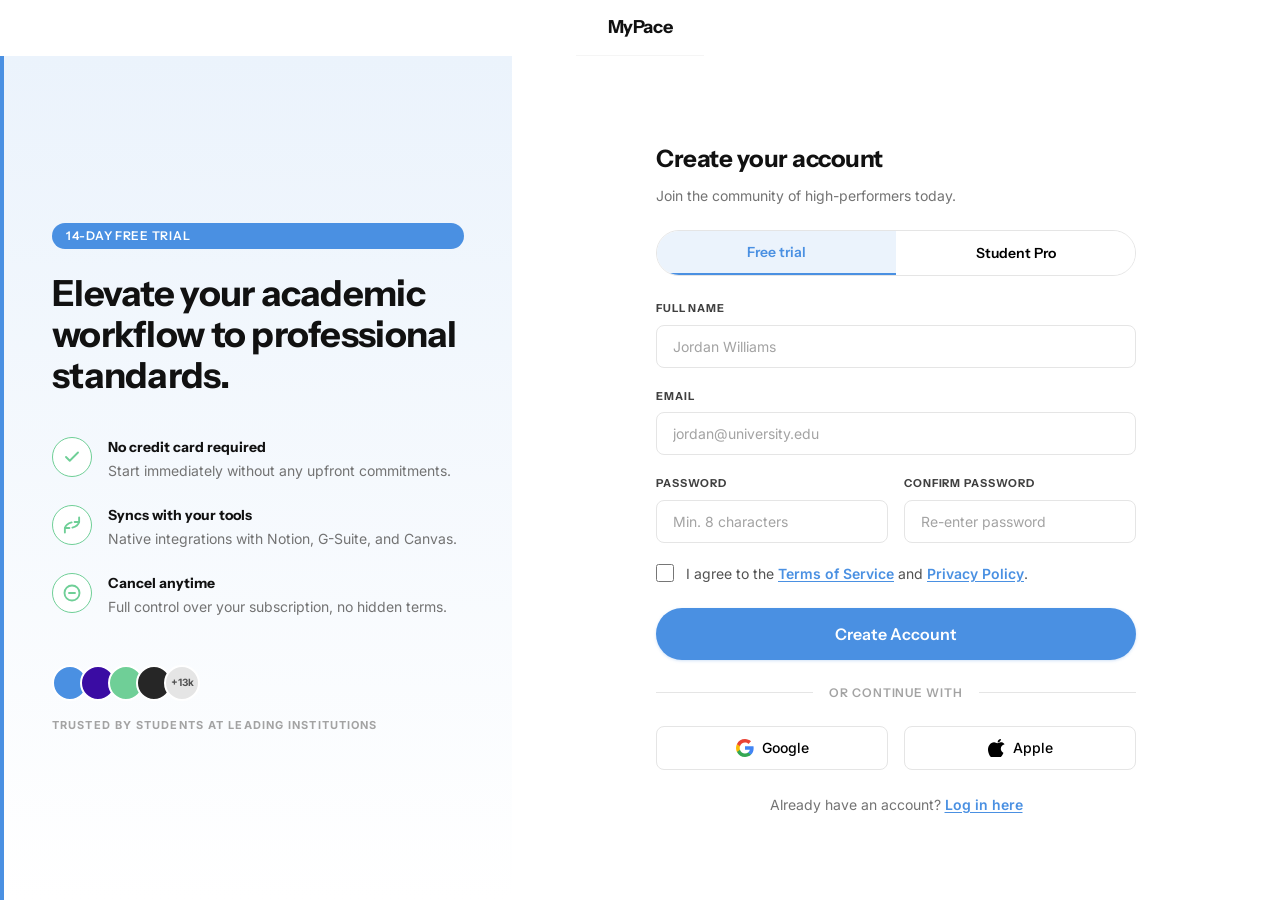
<file: signup.html>
<!DOCTYPE html>
<html lang="en">
<head>
  <meta charset="UTF-8">
  <meta name="viewport" content="width=device-width, initial-scale=1.0">
  <title>Sign Up — MyPace</title>
  <link rel="preconnect" href="https://fonts.googleapis.com">
  <link rel="preconnect" href="https://fonts.gstatic.com" crossorigin>
  <link href="https://fonts.googleapis.com/css2?family=Instrument+Sans:wght@400;500;600;700;800;900&family=Inter:wght@400;500;600;700;800;900&display=swap" rel="stylesheet">
  <link rel="stylesheet" href="styles.css">
  <style>
    /* === Sign-Up Page Layout === */
    .signup-page {
      display: flex;
      flex-direction: column;
      min-height: 100vh;
    }

    .signup-split {
      display: flex;
      flex: 1;
    }

    /* Left Column */
    .signup-left {
      width: 40%;
      background: linear-gradient(180deg, var(--color-primary-light) 0%, var(--color-white) 100%);
      padding: var(--space-16) var(--space-12);
      display: flex;
      flex-direction: column;
      justify-content: center;
      border-left: 4px solid var(--color-primary);
    }

    .signup-left__heading {
      font-family: var(--font-heading);
      font-size: var(--text-4xl);
      font-weight: 800;
      line-height: 1.15;
      letter-spacing: -0.02em;
      color: var(--color-black);
      margin-top: var(--space-6);
      margin-bottom: var(--space-10);
    }

    .benefit-list {
      display: flex;
      flex-direction: column;
      gap: var(--space-6);
      margin-bottom: var(--space-12);
    }

    .benefit-item {
      display: flex;
      gap: var(--space-4);
    }

    .benefit-item__icon {
      width: 40px;
      height: 40px;
      border-radius: var(--radius-full);
      background: var(--color-white);
      border: 1.5px solid var(--color-accent);
      display: flex;
      align-items: center;
      justify-content: center;
      flex-shrink: 0;
    }

    .benefit-item__icon svg {
      width: 18px;
      height: 18px;
      color: var(--color-accent);
    }

    .benefit-item__content h4 {
      font-family: var(--font-heading);
      font-size: var(--text-sm);
      font-weight: 700;
      color: var(--color-black);
      margin-bottom: 2px;
    }

    .benefit-item__content p {
      font-size: var(--text-sm);
      color: var(--color-gray-500);
      line-height: 1.5;
    }

    .social-proof {
      display: flex;
      flex-direction: column;
      gap: var(--space-4);
    }

    .social-proof__label {
      font-size: 11px;
      font-weight: 700;
      text-transform: uppercase;
      letter-spacing: 0.1em;
      color: var(--color-gray-400);
    }

    /* Right Column */
    .signup-right {
      width: 60%;
      padding: var(--space-12) var(--space-16);
      display: flex;
      align-items: center;
      justify-content: center;
    }

    .signup-form-wrapper {
      width: 100%;
      max-width: 480px;
    }

    .signup-form-wrapper__heading {
      font-family: var(--font-heading);
      font-size: var(--text-2xl);
      font-weight: 800;
      letter-spacing: -0.02em;
      margin-bottom: var(--space-2);
    }

    .signup-form-wrapper__sub {
      font-size: var(--text-sm);
      color: var(--color-gray-500);
      margin-bottom: var(--space-6);
    }

    .form-row {
      display: flex;
      gap: var(--space-4);
    }

    .form-row .form-group {
      flex: 1;
    }

    .checkbox-field {
      display: flex;
      align-items: flex-start;
      gap: var(--space-3);
      margin-bottom: var(--space-6);
    }

    .checkbox-field input[type="checkbox"] {
      width: 18px;
      height: 18px;
      margin-top: 1px;
      accent-color: var(--color-primary);
      flex-shrink: 0;
      cursor: pointer;
    }

    .checkbox-field label {
      font-size: var(--text-sm);
      color: var(--color-gray-600);
      line-height: 1.5;
      cursor: pointer;
    }

    .checkbox-field label a {
      color: var(--color-primary);
      font-weight: 600;
      text-decoration: underline;
      text-underline-offset: 2px;
    }

    .oauth-row {
      display: flex;
      gap: var(--space-4);
    }

    .signup-footer-text {
      text-align: center;
      font-size: var(--text-sm);
      color: var(--color-gray-500);
      margin-top: var(--space-6);
    }

    .signup-footer-text a {
      color: var(--color-primary);
      font-weight: 600;
      text-decoration: underline;
      text-underline-offset: 2px;
    }

    /* Avatar brand colors */
    .signup-left .avatar-stack__img:nth-child(1) { background: var(--color-primary); }
    .signup-left .avatar-stack__img:nth-child(2) { background: var(--color-secondary); }
    .signup-left .avatar-stack__img:nth-child(3) { background: var(--color-accent); }
    .signup-left .avatar-stack__img:nth-child(4) { background: var(--color-gray-800); }

    /* Divider text color */
    .divider {
      color: var(--color-gray-400);
      font-family: var(--font-heading);
      font-size: var(--text-xs);
      font-weight: 600;
      letter-spacing: 0.08em;
    }

    /* OAuth hover with brand tint */
    .oauth-btn:hover {
      border-color: var(--color-primary);
      background: var(--color-primary-light);
    }

    /* Responsive */
    @media (max-width: 1024px) {
      .signup-left {
        padding: var(--space-10) var(--space-8);
      }
      .signup-right {
        padding: var(--space-10) var(--space-8);
      }
      .signup-left__heading {
        font-size: var(--text-3xl);
      }
    }

    @media (max-width: 768px) {
      .signup-split {
        flex-direction: column;
      }
      .signup-left {
        width: 100%;
        padding: var(--space-8) var(--space-6);
        border-left: none;
        border-top: 4px solid var(--color-primary);
      }
      .signup-right {
        width: 100%;
        padding: var(--space-8) var(--space-6);
      }
      .form-row {
        flex-direction: column;
        gap: 0;
      }
    }
  </style>
</head>
<body>
  <div class="signup-page">

    <!-- Nav Bar -->
    <nav class="nav">
      <a href="index.html" class="nav__logo">MyPace</a>
    </nav>

    <!-- Split Layout -->
    <div class="signup-split">

      <!-- Left Column -->
      <div class="signup-left">
        <span class="badge badge--dark">14-DAY FREE TRIAL</span>

        <h1 class="signup-left__heading">Elevate your academic workflow to professional standards.</h1>

        <div class="benefit-list">
          <!-- No credit card required -->
          <div class="benefit-item">
            <div class="benefit-item__icon">
              <svg xmlns="http://www.w3.org/2000/svg" viewBox="0 0 24 24" fill="none" stroke="currentColor" stroke-width="2.5" stroke-linecap="round" stroke-linejoin="round">
                <polyline points="20 6 9 17 4 12"></polyline>
              </svg>
            </div>
            <div class="benefit-item__content">
              <h4>No credit card required</h4>
              <p>Start immediately without any upfront commitments.</p>
            </div>
          </div>

          <!-- Syncs with your tools -->
          <div class="benefit-item">
            <div class="benefit-item__icon">
              <svg xmlns="http://www.w3.org/2000/svg" viewBox="0 0 24 24" fill="none" stroke="currentColor" stroke-width="2.5" stroke-linecap="round" stroke-linejoin="round">
                <path d="M21.5 2v6h-6"></path>
                <path d="M2.5 22v-6h6"></path>
                <path d="M2.5 16s1.5-5.5 9-7.5"></path>
                <path d="M21.5 8s-1.5 5.5-9 7.5"></path>
              </svg>
            </div>
            <div class="benefit-item__content">
              <h4>Syncs with your tools</h4>
              <p>Native integrations with Notion, G-Suite, and Canvas.</p>
            </div>
          </div>

          <!-- Cancel anytime -->
          <div class="benefit-item">
            <div class="benefit-item__icon">
              <svg xmlns="http://www.w3.org/2000/svg" viewBox="0 0 24 24" fill="none" stroke="currentColor" stroke-width="2.5" stroke-linecap="round" stroke-linejoin="round">
                <circle cx="12" cy="12" r="10"></circle>
                <path d="M8 12h8"></path>
              </svg>
            </div>
            <div class="benefit-item__content">
              <h4>Cancel anytime</h4>
              <p>Full control over your subscription, no hidden terms.</p>
            </div>
          </div>
        </div>

        <!-- Social Proof -->
        <div class="social-proof">
          <div class="flex items-center gap-3">
            <div class="avatar-stack">
              <div class="avatar-stack__img"></div>
              <div class="avatar-stack__img"></div>
              <div class="avatar-stack__img"></div>
              <div class="avatar-stack__img"></div>
              <div class="avatar-stack__count">+13k</div>
            </div>
          </div>
          <span class="social-proof__label">TRUSTED BY STUDENTS AT LEADING INSTITUTIONS</span>
        </div>
      </div>

      <!-- Right Column -->
      <div class="signup-right">
        <div class="signup-form-wrapper">
          <h2 class="signup-form-wrapper__heading">Create your account</h2>
          <p class="signup-form-wrapper__sub">Join the community of high-performers today.</p>

          <!-- Tab Bar -->
          <div class="tabs mb-6">
            <button class="tabs__item tabs__item--active">Free trial</button>
            <button class="tabs__item">Student Pro</button>
          </div>

          <!-- Form -->
          <div>
            <div class="form-group">
              <label class="form-label" for="full-name">Full Name</label>
              <input class="form-input" type="text" id="full-name" name="full_name" placeholder="Jordan Williams" autocomplete="name">
            </div>

            <div class="form-group">
              <label class="form-label" for="email">Email</label>
              <input class="form-input" type="text" id="email" name="email" placeholder="jordan@university.edu" autocomplete="email">
            </div>

            <div class="form-row">
              <div class="form-group">
                <label class="form-label" for="password">Password</label>
                <input class="form-input" type="password" id="password" name="password" placeholder="Min. 8 characters" autocomplete="new-password">
              </div>
              <div class="form-group">
                <label class="form-label" for="confirm-password">Confirm Password</label>
                <input class="form-input" type="password" id="confirm-password" name="confirm_password" placeholder="Re-enter password" autocomplete="new-password">
              </div>
            </div>

            <!-- Checkbox -->
            <div class="checkbox-field">
              <input type="checkbox" id="terms" name="terms">
              <label for="terms">I agree to the <a href="javascript:void(0)">Terms of Service</a> and <a href="javascript:void(0)">Privacy Policy</a>.</label>
            </div>

            <!-- Submit — links directly to onboarding (no auth) -->
            <a href="onboarding-1.html" class="btn btn--primary btn--large btn--full">Create Account</a>
          </div>

          <!-- Divider -->
          <div class="divider">OR CONTINUE WITH</div>

          <!-- OAuth Buttons -->
          <div class="oauth-row">
            <button type="button" class="oauth-btn">
              <svg width="18" height="18" viewBox="0 0 18 18" xmlns="http://www.w3.org/2000/svg">
                <path d="M17.64 9.2c0-.637-.057-1.251-.164-1.84H9v3.481h4.844a4.14 4.14 0 0 1-1.796 2.716v2.259h2.908c1.702-1.567 2.684-3.875 2.684-6.615z" fill="#4285F4"/>
                <path d="M9 18c2.43 0 4.467-.806 5.956-2.18l-2.908-2.26c-.806.54-1.837.86-3.048.86-2.344 0-4.328-1.584-5.036-3.711H.957v2.332A8.997 8.997 0 0 0 9 18z" fill="#34A853"/>
                <path d="M3.964 10.71A5.41 5.41 0 0 1 3.682 9c0-.593.102-1.17.282-1.71V4.958H.957A8.996 8.996 0 0 0 0 9c0 1.452.348 2.827.957 4.042l3.007-2.332z" fill="#FBBC05"/>
                <path d="M9 3.58c1.321 0 2.508.454 3.44 1.345l2.582-2.58C13.463.891 11.426 0 9 0A8.997 8.997 0 0 0 .957 4.958L3.964 7.29C4.672 5.163 6.656 3.58 9 3.58z" fill="#EA4335"/>
              </svg>
              Google
            </button>
            <button type="button" class="oauth-btn">
              <svg width="18" height="18" viewBox="0 0 18 22" xmlns="http://www.w3.org/2000/svg">
                <path d="M14.94 0c.1 1.06-.31 2.12-1.01 2.89-.71.76-1.82 1.35-2.93 1.27-.12-1.03.37-2.13 1.01-2.81.72-.77 1.96-1.33 2.93-1.35zm2.52 7.44c-.14.08-2.6 1.51-2.57 4.5.03 3.6 3.16 4.8 3.19 4.81-.02.07-.5 1.71-1.65 3.39-.99 1.44-2.02 2.86-3.65 2.89-1.59.03-2.1-.95-3.93-.95-1.82 0-2.39.92-3.9.97-1.57.06-2.76-1.56-3.76-2.99C-.85 16.71-1.87 11.04.98 7.2c1.41-1.9 3.53-3.1 5.65-3.13 1.55-.03 3.01 1.04 3.96 1.04.94 0 2.72-1.29 4.58-1.1.78.03 2.97.31 4.37 2.37-.11.07-.08.05-.08.06z" fill="#000000"/>
              </svg>
              Apple
            </button>
          </div>

          <!-- Footer -->
          <p class="signup-footer-text">Already have an account? <a href="signup.html">Log in here</a></p>
        </div>
      </div>

    </div>
  </div>

  <script>
    // Tab switching
    document.querySelectorAll('.tabs__item').forEach(function(tab) {
      tab.addEventListener('click', function() {
        document.querySelectorAll('.tabs__item').forEach(function(t) {
          t.classList.remove('tabs__item--active');
        });
        this.classList.add('tabs__item--active');
      });
    });

    // No auth — form is demo-only, no validation needed
  </script>
</body>
</html>
</file>
<file: styles.css>
/* ============================================
   MyPace Design System — styles.css
   ============================================ */

/* --- Reset & Base --- */
*, *::before, *::after {
  margin: 0;
  padding: 0;
  box-sizing: border-box;
}

:root {
  /* Colors — Brand Palette */
  --color-primary: #4A90E2;
  --color-primary-hover: #3A7BD5;
  --color-primary-pressed: #2E6ABF;
  --color-primary-light: #EBF3FC;
  --color-secondary: #3A0CA3;
  --color-secondary-hover: #2D0980;
  --color-secondary-pressed: #220768;
  --color-accent: #6FCF97;
  --color-accent-hover: #5CB882;
  --color-warning: #C0392B;
  --color-warning-light: #FDEDEB;

  /* Neutrals */
  --color-black: #111111;
  --color-white: #ffffff;
  --color-gray-50: #fafafa;
  --color-gray-100: #f5f5f5;
  --color-gray-200: #e5e5e5;
  --color-gray-300: #d4d4d4;
  --color-gray-400: #a3a3a3;
  --color-gray-500: #737373;
  --color-gray-600: #525252;
  --color-gray-700: #404040;
  --color-gray-800: #262626;
  --color-gray-900: #171717;
  --color-red: #C0392B;
  --color-red-light: #FDEDEB;
  --color-green: #6FCF97;

  /* Typography */
  --font-heading: 'Instrument Sans', -apple-system, BlinkMacSystemFont, 'Segoe UI', sans-serif;
  --font-sans: 'Inter', -apple-system, BlinkMacSystemFont, 'Segoe UI', sans-serif;
  --font-mono: 'SF Mono', 'Fira Code', monospace;

  /* Font sizes */
  --text-xs: 0.75rem;
  --text-sm: 0.875rem;
  --text-base: 1rem;
  --text-lg: 1.125rem;
  --text-xl: 1.25rem;
  --text-2xl: 1.5rem;
  --text-3xl: 1.875rem;
  --text-4xl: 2.25rem;
  --text-5xl: 3rem;
  --text-6xl: 3.75rem;

  /* Spacing */
  --space-1: 0.25rem;
  --space-2: 0.5rem;
  --space-3: 0.75rem;
  --space-4: 1rem;
  --space-5: 1.25rem;
  --space-6: 1.5rem;
  --space-8: 2rem;
  --space-10: 2.5rem;
  --space-12: 3rem;
  --space-16: 4rem;
  --space-20: 5rem;
  --space-24: 6rem;

  /* Border radius */
  --radius-sm: 4px;
  --radius-md: 8px;
  --radius-lg: 12px;
  --radius-xl: 16px;
  --radius-2xl: 24px;
  --radius-full: 9999px;

  /* Shadows */
  --shadow-sm: 0 1px 2px rgba(0, 0, 0, 0.05);
  --shadow-md: 0 4px 6px -1px rgba(0, 0, 0, 0.07), 0 2px 4px -2px rgba(0, 0, 0, 0.05);
  --shadow-lg: 0 10px 15px -3px rgba(0, 0, 0, 0.08), 0 4px 6px -4px rgba(0, 0, 0, 0.04);
  --shadow-xl: 0 20px 25px -5px rgba(0, 0, 0, 0.1), 0 8px 10px -6px rgba(0, 0, 0, 0.04);

  /* Layout */
  --max-width: 1440px;
  --content-width: 1200px;
  --sidebar-width: 220px;
  --nav-height: 56px;
}

html {
  font-size: 16px;
  -webkit-font-smoothing: antialiased;
  -moz-osx-font-smoothing: grayscale;
}

body {
  font-family: var(--font-sans);
  color: var(--color-black);
  background-color: var(--color-white);
  line-height: 1.5;
  min-height: 100vh;
}

/* Headings use Instrument Sans */
h1, h2, h3, h4, h5, h6,
.heading {
  font-family: var(--font-heading);
}

a {
  color: inherit;
  text-decoration: none;
}

img {
  max-width: 100%;
  display: block;
}

button, input, select, textarea {
  font-family: inherit;
  font-size: inherit;
}

ul, ol {
  list-style: none;
}

/* --- Typography Utilities --- */
.text-xs { font-size: var(--text-xs); }
.text-sm { font-size: var(--text-sm); }
.text-base { font-size: var(--text-base); }
.text-lg { font-size: var(--text-lg); }
.text-xl { font-size: var(--text-xl); }
.text-2xl { font-size: var(--text-2xl); }
.text-3xl { font-size: var(--text-3xl); }
.text-4xl { font-size: var(--text-4xl); }
.text-5xl { font-size: var(--text-5xl); }

.font-medium { font-weight: 500; }
.font-semibold { font-weight: 600; }
.font-bold { font-weight: 700; }
.font-black { font-weight: 900; }

.uppercase {
  text-transform: uppercase;
  letter-spacing: 0.08em;
}

.text-gray { color: var(--color-gray-500); }
.text-gray-dark { color: var(--color-gray-700); }
.text-red { color: var(--color-red); }

/* --- Global Navigation (Public / Marketing) --- */
.nav {
  display: flex;
  align-items: center;
  justify-content: space-between;
  height: var(--nav-height);
  padding: 0 var(--space-8);
  max-width: var(--max-width);
  margin: 0 auto;
  position: sticky;
  top: 0;
  background: var(--color-white);
  z-index: 100;
  border-bottom: 1px solid var(--color-gray-100);
}

.nav__logo {
  font-family: var(--font-heading);
  font-size: var(--text-lg);
  font-weight: 800;
  letter-spacing: -0.02em;
  color: var(--color-black);
}

.nav__links {
  display: flex;
  align-items: center;
  gap: var(--space-6);
}

.nav__link {
  font-family: var(--font-heading);
  font-size: var(--text-sm);
  color: var(--color-gray-600);
  transition: color 0.15s;
  font-weight: 500;
}

.nav__link:hover {
  color: var(--color-black);
}

.nav__link--active {
  color: var(--color-black);
  font-weight: 600;
}

.nav__actions {
  display: flex;
  align-items: center;
  gap: var(--space-4);
}

/* --- Buttons --- */
.btn {
  display: inline-flex;
  align-items: center;
  justify-content: center;
  gap: var(--space-2);
  font-family: var(--font-heading);
  font-weight: 600;
  font-size: var(--text-sm);
  padding: 10px 24px;
  border-radius: var(--radius-full);
  border: none;
  cursor: pointer;
  transition: all 0.15s ease;
  white-space: nowrap;
  text-decoration: none;
  position: relative;
}

/* Focus — visible ring for accessibility (keyboard only) */
.btn:focus-visible {
  outline: 2px solid var(--color-primary);
  outline-offset: 2px;
}

/* Disabled — all variants */
.btn:disabled,
.btn[disabled] {
  opacity: 0.45;
  cursor: not-allowed;
  pointer-events: none;
}

/* Primary — Blue, rounded, no outline */
.btn--primary {
  background-color: var(--color-primary);
  color: var(--color-white);
  box-shadow: 0 1px 3px rgba(74, 144, 226, 0.25);
}
.btn--primary:hover {
  background-color: var(--color-primary-hover);
  box-shadow: 0 4px 12px rgba(74, 144, 226, 0.3);
}
.btn--primary:active {
  background-color: var(--color-primary-pressed);
  box-shadow: 0 1px 2px rgba(74, 144, 226, 0.2);
  transform: translateY(0.5px);
}

/* Secondary — Lower visual hierarchy, lighter treatment */
.btn--secondary {
  background-color: var(--color-primary-light);
  color: var(--color-primary);
  border: none;
}
.btn--secondary:hover {
  background-color: #D6E6F9;
  color: var(--color-primary-hover);
}
.btn--secondary:active {
  background-color: #C2D9F5;
  color: var(--color-primary-pressed);
  transform: translateY(0.5px);
}

/* Ghost — Minimal, text-only feel */
.btn--ghost {
  background: transparent;
  color: var(--color-gray-600);
  padding: 10px 16px;
}
.btn--ghost:hover {
  color: var(--color-primary);
  background: var(--color-primary-light);
}
.btn--ghost:active {
  color: var(--color-primary-pressed);
  background: #D6E6F9;
}

/* Outline — for when you need a bordered button */
.btn--outline {
  background: var(--color-white);
  color: var(--color-primary);
  border: 1.5px solid var(--color-primary);
}
.btn--outline:hover {
  background: var(--color-primary-light);
}
.btn--outline:active {
  background: #D6E6F9;
  transform: translateY(0.5px);
}

.btn--large {
  font-size: var(--text-base);
  padding: 14px 32px;
}

.btn--full {
  width: 100%;
}

.btn--icon {
  width: 36px;
  height: 36px;
  padding: 0;
  border-radius: var(--radius-full);
}

/* --- Badge / Pill --- */
.badge {
  display: inline-flex;
  align-items: center;
  padding: 4px 14px;
  border-radius: var(--radius-full);
  font-family: var(--font-heading);
  font-size: var(--text-xs);
  font-weight: 600;
  letter-spacing: 0.06em;
  text-transform: uppercase;
}

.badge--outline {
  border: 1.5px solid var(--color-gray-300);
  background: var(--color-white);
}

.badge--dark {
  background: var(--color-primary);
  color: var(--color-white);
}

.badge--red {
  background: var(--color-red);
  color: var(--color-white);
  font-size: 11px;
  padding: 2px 10px;
}

.badge--course {
  background: var(--color-gray-100);
  color: var(--color-black);
  font-size: 11px;
  padding: 2px 8px;
  border-radius: var(--radius-sm);
  font-weight: 700;
  letter-spacing: 0.02em;
}

/* --- Step Indicator (Onboarding) --- */
.steps {
  display: flex;
  align-items: center;
  gap: 8px;
}

.steps__dot {
  width: 8px;
  height: 8px;
  border-radius: var(--radius-full);
  background: var(--color-gray-300);
  transition: background 0.2s;
}

.steps__dot--active {
  background: var(--color-primary);
  width: 10px;
  height: 10px;
}

.steps__dot--completed {
  background: var(--color-primary-light);
  border: 1.5px solid var(--color-primary);
}

.steps__label {
  font-family: var(--font-heading);
  font-size: var(--text-xs);
  font-weight: 600;
  text-transform: uppercase;
  letter-spacing: 0.1em;
  color: var(--color-gray-500);
  margin-left: var(--space-3);
}

/* --- Card --- */
.card {
  background: var(--color-white);
  border: 1px solid var(--color-gray-200);
  border-radius: var(--radius-lg);
  padding: var(--space-6);
}

.card--elevated {
  box-shadow: var(--shadow-md);
  border: none;
}

.card--flat {
  background: var(--color-gray-50);
  border: none;
}

/* --- Stat Card --- */
.stat-card {
  background: var(--color-gray-50);
  border-radius: var(--radius-lg);
  padding: var(--space-4) var(--space-5);
  min-width: 160px;
}

.stat-card__label {
  font-family: var(--font-heading);
  font-size: 11px;
  font-weight: 600;
  text-transform: uppercase;
  letter-spacing: 0.08em;
  color: var(--color-gray-500);
  margin-bottom: var(--space-1);
}

.stat-card__value {
  font-family: var(--font-heading);
  font-size: var(--text-3xl);
  font-weight: 800;
  line-height: 1.1;
}

.stat-card__sub {
  font-size: var(--text-xs);
  color: var(--color-gray-500);
  margin-top: 2px;
}

/* --- Form Elements --- */
.form-group {
  margin-bottom: var(--space-5);
}

.form-label {
  display: block;
  font-family: var(--font-heading);
  font-size: 11px;
  font-weight: 700;
  text-transform: uppercase;
  letter-spacing: 0.08em;
  color: var(--color-gray-700);
  margin-bottom: var(--space-2);
}

.form-input {
  width: 100%;
  padding: 12px 16px;
  border: 1.5px solid var(--color-gray-200);
  border-radius: var(--radius-md);
  font-size: var(--text-sm);
  color: var(--color-black);
  background: var(--color-white);
  transition: border-color 0.15s;
}

.form-input::placeholder {
  color: var(--color-gray-400);
}

.form-input:focus {
  outline: none;
  border-color: var(--color-primary);
  box-shadow: 0 0 0 3px var(--color-primary-light);
}

/* --- Toggle Switch --- */
.toggle {
  position: relative;
  width: 44px;
  height: 24px;
  flex-shrink: 0;
}

.toggle input {
  opacity: 0;
  width: 0;
  height: 0;
}

.toggle__slider {
  position: absolute;
  inset: 0;
  background: var(--color-gray-300);
  border-radius: var(--radius-full);
  cursor: pointer;
  transition: background 0.2s;
}

.toggle__slider::before {
  content: '';
  position: absolute;
  width: 18px;
  height: 18px;
  left: 3px;
  bottom: 3px;
  background: var(--color-white);
  border-radius: var(--radius-full);
  transition: transform 0.2s;
}

.toggle input:checked + .toggle__slider {
  background: var(--color-primary);
}

.toggle input:checked + .toggle__slider::before {
  transform: translateX(20px);
}

/* --- Chip / Tag --- */
.chip {
  display: inline-flex;
  align-items: center;
  gap: 6px;
  padding: 8px 16px;
  border-radius: var(--radius-full);
  font-family: var(--font-heading);
  font-size: var(--text-sm);
  font-weight: 500;
  border: 1.5px solid var(--color-gray-200);
  background: var(--color-white);
  cursor: pointer;
  transition: all 0.15s;
}

.chip:hover {
  border-color: var(--color-primary);
  color: var(--color-primary);
}

.chip--active {
  background: var(--color-primary);
  color: var(--color-white);
  border-color: var(--color-primary);
}

.chip--selected {
  border-color: var(--color-primary);
  background: var(--color-primary-light);
  color: var(--color-primary);
}

.chip__dot {
  width: 8px;
  height: 8px;
  border-radius: var(--radius-full);
  background: currentColor;
}

/* --- Checkbox --- */
.checkbox {
  display: flex;
  align-items: center;
  gap: var(--space-3);
  cursor: pointer;
  font-size: var(--text-sm);
}

.checkbox__box {
  width: 18px;
  height: 18px;
  border: 1.5px solid var(--color-gray-300);
  border-radius: var(--radius-sm);
  flex-shrink: 0;
  display: flex;
  align-items: center;
  justify-content: center;
  transition: all 0.15s;
}

.checkbox__box--checked {
  background: var(--color-primary);
  border-color: var(--color-primary);
}

/* --- Stepper (Number Input) --- */
.stepper {
  display: flex;
  align-items: center;
  border: 1.5px solid var(--color-gray-200);
  border-radius: var(--radius-lg);
  overflow: hidden;
  max-width: 320px;
}

.stepper__btn {
  width: 56px;
  height: 52px;
  display: flex;
  align-items: center;
  justify-content: center;
  background: var(--color-white);
  border: none;
  cursor: pointer;
  font-size: var(--text-xl);
  color: var(--color-gray-600);
  transition: background 0.15s;
}

.stepper__btn:hover {
  background: var(--color-gray-50);
}

.stepper__value {
  flex: 1;
  text-align: center;
  font-size: var(--text-2xl);
  font-weight: 700;
}

/* --- Toggle Group (Segmented Control) --- */
.toggle-group {
  display: inline-flex;
  border: 1.5px solid var(--color-gray-200);
  border-radius: var(--radius-full);
  overflow: hidden;
}

.toggle-group__item {
  padding: 10px 28px;
  font-family: var(--font-heading);
  font-size: var(--text-sm);
  font-weight: 500;
  cursor: pointer;
  border: none;
  background: var(--color-white);
  transition: all 0.15s;
  color: var(--color-gray-600);
}

.toggle-group__item:hover {
  background: var(--color-primary-light);
  color: var(--color-primary);
}

.toggle-group__item--active {
  background: var(--color-primary);
  color: var(--color-white);
}

/* --- Tab Bar (for sign-up Free trial / Student Pro) --- */
.tabs {
  display: flex;
  border: 1.5px solid var(--color-gray-200);
  border-radius: var(--radius-full);
  overflow: hidden;
  width: 100%;
}

.tabs__item {
  flex: 1;
  padding: 12px;
  text-align: center;
  font-family: var(--font-heading);
  font-size: var(--text-sm);
  font-weight: 600;
  cursor: pointer;
  background: var(--color-white);
  border: none;
  transition: all 0.15s;
}

.tabs__item:hover {
  background: var(--color-primary-light);
}

.tabs__item--active {
  background: var(--color-primary-light);
  border-bottom: 2px solid var(--color-primary);
  color: var(--color-primary);
}

/* --- Divider --- */
.divider {
  display: flex;
  align-items: center;
  gap: var(--space-4);
  color: var(--color-gray-400);
  font-size: var(--text-sm);
  margin: var(--space-6) 0;
}

.divider::before, .divider::after {
  content: '';
  flex: 1;
  height: 1px;
  background: var(--color-gray-200);
}

/* --- Integration Row --- */
.integration-row {
  display: flex;
  align-items: center;
  justify-content: space-between;
  padding: var(--space-4) 0;
  border-bottom: 1px solid var(--color-gray-100);
}

.integration-row:last-child {
  border-bottom: none;
}

.integration-row__info {
  display: flex;
  align-items: center;
  gap: var(--space-3);
}

.integration-row__icon {
  width: 36px;
  height: 36px;
  border-radius: var(--radius-md);
  background: var(--color-gray-100);
  display: flex;
  align-items: center;
  justify-content: center;
  font-size: var(--text-lg);
}

.integration-row__text h4 {
  font-size: var(--text-sm);
  font-weight: 600;
}

.integration-row__text p {
  font-size: var(--text-xs);
  color: var(--color-gray-500);
}

/* --- App Shell (Dashboard Layout) --- */
.app-shell {
  display: flex;
  min-height: 100vh;
}

.app-sidebar {
  width: var(--sidebar-width);
  border-right: 1px solid var(--color-gray-200);
  padding: var(--space-4) 0;
  display: flex;
  flex-direction: column;
  position: fixed;
  top: 0;
  left: 0;
  bottom: 0;
  background: var(--color-white);
  z-index: 50;
}

.app-sidebar__logo {
  font-family: var(--font-heading);
  font-size: var(--text-lg);
  font-weight: 800;
  padding: var(--space-3) var(--space-6);
  margin-bottom: var(--space-2);
}

.app-sidebar__section-label {
  font-family: var(--font-heading);
  font-size: 10px;
  font-weight: 700;
  text-transform: uppercase;
  letter-spacing: 0.1em;
  color: var(--color-gray-400);
  padding: var(--space-4) var(--space-6) var(--space-2);
}

.app-sidebar__nav {
  flex: 1;
}

.app-sidebar__link {
  display: flex;
  align-items: center;
  gap: var(--space-3);
  padding: 8px var(--space-6);
  font-family: var(--font-heading);
  font-size: var(--text-sm);
  color: var(--color-gray-600);
  font-weight: 500;
  transition: all 0.15s;
  border-left: 3px solid transparent;
}

.app-sidebar__link:hover {
  color: var(--color-black);
  background: var(--color-gray-50);
}

.app-sidebar__link--active {
  color: var(--color-primary);
  font-weight: 600;
  border-left-color: var(--color-primary);
  background: var(--color-primary-light);
}

.app-sidebar__link svg {
  width: 18px;
  height: 18px;
  flex-shrink: 0;
}

.app-sidebar__footer {
  padding: var(--space-4) var(--space-6);
  border-top: 1px solid var(--color-gray-100);
}

/* App Top Nav */
.app-topnav {
  display: flex;
  align-items: center;
  gap: var(--space-6);
  height: var(--nav-height);
  padding: 0 var(--space-8);
  border-bottom: 1px solid var(--color-gray-200);
  margin-left: var(--sidebar-width);
}

.app-topnav__link {
  font-family: var(--font-heading);
  font-size: var(--text-sm);
  color: var(--color-gray-500);
  font-weight: 500;
  padding: var(--space-4) 0;
  border-bottom: 2px solid transparent;
  transition: all 0.15s;
}

.app-topnav__link:hover {
  color: var(--color-black);
}

.app-topnav__link--active {
  color: var(--color-primary);
  font-weight: 600;
  border-bottom-color: var(--color-primary);
}

.app-topnav__actions {
  margin-left: auto;
  display: flex;
  align-items: center;
  gap: var(--space-3);
}

.app-topnav__left {
  display: flex;
  align-items: center;
}

.app-topnav__right {
  display: flex;
  align-items: center;
  gap: var(--space-3);
  margin-left: auto;
}

.app-topnav__page-title {
  font-family: var(--font-heading);
  font-size: var(--text-lg);
  font-weight: 700;
  color: var(--color-black);
}

.app-topnav__search {
  display: flex;
  align-items: center;
  gap: var(--space-2);
  padding: var(--space-2) var(--space-4);
  background: var(--color-gray-50);
  border: 1px solid var(--color-gray-200);
  border-radius: var(--radius-full);
  font-size: var(--text-sm);
  color: var(--color-gray-400);
  cursor: pointer;
  transition: border-color 0.15s;
  min-width: 180px;
}

.app-topnav__search:hover {
  border-color: var(--color-gray-300);
}

.app-topnav__icon-btn {
  width: 36px;
  height: 36px;
  border-radius: var(--radius-full);
  border: none;
  background: transparent;
  display: flex;
  align-items: center;
  justify-content: center;
  cursor: pointer;
  color: var(--color-gray-500);
  transition: all 0.15s;
}

.app-topnav__icon-btn:hover {
  background: var(--color-primary-light);
  color: var(--color-primary);
}

.app-topnav__avatar {
  width: 32px;
  height: 32px;
  border-radius: var(--radius-full);
  background: var(--color-primary);
  color: var(--color-white);
  display: flex;
  align-items: center;
  justify-content: center;
  font-size: var(--text-xs);
  font-weight: 700;
}

/* Avatar dropdown */
.avatar-dropdown {
  position: relative;
}

.avatar-dropdown__trigger {
  background: none;
  border: none;
  cursor: pointer;
  padding: 0;
}

.avatar-dropdown__menu {
  display: none;
  position: absolute;
  top: calc(100% + 8px);
  right: 0;
  width: 220px;
  background: var(--color-white);
  border: 1px solid var(--color-gray-200);
  border-radius: var(--radius-lg);
  box-shadow: 0 8px 24px rgba(0,0,0,0.12);
  z-index: 100;
  padding: var(--space-2) 0;
  animation: dropdown-in 0.15s ease;
}

@keyframes dropdown-in {
  from { opacity: 0; transform: translateY(-4px); }
  to { opacity: 1; transform: translateY(0); }
}

.avatar-dropdown--open .avatar-dropdown__menu {
  display: block;
}

.avatar-dropdown__header {
  padding: var(--space-3) var(--space-4);
  border-bottom: 1px solid var(--color-gray-100);
  margin-bottom: var(--space-1);
}

.avatar-dropdown__header strong {
  display: block;
  font-size: var(--text-sm);
  font-weight: 600;
}

.avatar-dropdown__header span {
  font-size: var(--text-xs);
  color: var(--color-gray-400);
}

.avatar-dropdown__item {
  display: flex;
  align-items: center;
  gap: var(--space-3);
  padding: var(--space-2) var(--space-4);
  font-size: var(--text-sm);
  color: var(--color-gray-700);
  text-decoration: none;
  transition: background 0.1s;
}

.avatar-dropdown__item:hover {
  background: var(--color-gray-50);
}

.avatar-dropdown__item--danger {
  color: var(--color-warning);
}

.avatar-dropdown__item--danger:hover {
  background: var(--color-warning-light);
}

.avatar-dropdown__divider {
  height: 1px;
  background: var(--color-gray-100);
  margin: var(--space-1) 0;
}

/* App Main Content */
.app-main {
  margin-left: var(--sidebar-width);
  padding: var(--space-8);
  flex: 1;
  min-height: calc(100vh - var(--nav-height));
}

/* --- Table --- */
.table {
  width: 100%;
  border-collapse: collapse;
}

.table thead th {
  font-family: var(--font-heading);
  font-size: 11px;
  font-weight: 700;
  text-transform: uppercase;
  letter-spacing: 0.06em;
  color: var(--color-gray-500);
  text-align: left;
  padding: var(--space-3) var(--space-4);
  border-bottom: 1px solid var(--color-gray-200);
}

.table tbody td {
  padding: var(--space-3) var(--space-4);
  font-size: var(--text-sm);
  vertical-align: middle;
  border-bottom: 1px solid var(--color-gray-100);
}

/* --- Progress Bar --- */
.progress-bar {
  width: 100%;
  height: 6px;
  background: var(--color-gray-200);
  border-radius: var(--radius-full);
  overflow: hidden;
}

.progress-bar__fill {
  height: 100%;
  background: var(--color-primary);
  border-radius: var(--radius-full);
  transition: width 0.3s ease;
}

/* --- Quick Action Card --- */
.quick-action {
  display: flex;
  align-items: center;
  gap: var(--space-3);
  padding: var(--space-4) var(--space-5);
  border: 1px solid var(--color-gray-200);
  border-radius: var(--radius-lg);
  cursor: pointer;
  transition: all 0.15s;
}

.quick-action:hover {
  border-color: var(--color-primary);
  box-shadow: var(--shadow-sm);
}

.quick-action__icon {
  width: 40px;
  height: 40px;
  border-radius: var(--radius-full);
  background: var(--color-gray-100);
  display: flex;
  align-items: center;
  justify-content: center;
  font-size: var(--text-lg);
}

.quick-action__text h4 {
  font-size: var(--text-sm);
  font-weight: 600;
}

.quick-action__text p {
  font-size: var(--text-xs);
  color: var(--color-gray-500);
}

/* --- Onboarding Layout --- */
.onboarding {
  min-height: 100vh;
  display: flex;
  flex-direction: column;
}

.onboarding-nav {
  display: flex;
  align-items: center;
  justify-content: space-between;
  padding: var(--space-4) var(--space-8);
  border-bottom: 1px solid var(--color-gray-100);
}

.onboarding-steps-row {
  display: flex;
  align-items: center;
  justify-content: space-between;
  width: 100%;
  max-width: 580px;
  margin: 0 auto;
  padding: var(--space-6) var(--space-4) 0;
}

.onboarding__header {
  display: flex;
  align-items: center;
  justify-content: space-between;
  padding: var(--space-4) var(--space-8);
  border-bottom: 1px solid var(--color-gray-100);
}

.onboarding__body {
  flex: 1;
  display: flex;
  flex-direction: column;
  align-items: center;
  justify-content: center;
  padding: var(--space-12) var(--space-8);
  max-width: 640px;
  margin: 0 auto;
  width: 100%;
}

.onboarding__footer {
  text-align: center;
  padding: var(--space-6);
}

.onboarding__footer a {
  color: var(--color-gray-500);
  font-size: var(--text-sm);
  text-decoration: underline;
}

.onboarding__back {
  display: flex;
  align-items: center;
  justify-content: center;
  width: 36px;
  height: 36px;
  border-radius: var(--radius-full);
  border: 1.5px solid var(--color-gray-200);
  background: none;
  cursor: pointer;
  transition: all 0.15s;
}

.onboarding__back:hover {
  border-color: var(--color-primary);
  color: var(--color-primary);
}

/* --- Feature Row (Onboarding Step 2) --- */
.feature-row {
  display: flex;
  align-items: center;
  gap: var(--space-4);
  padding: var(--space-5) 0;
}

.feature-row__icon {
  width: 40px;
  height: 40px;
  border-radius: var(--radius-full);
  background: var(--color-gray-100);
  display: flex;
  align-items: center;
  justify-content: center;
  flex-shrink: 0;
}

.feature-row__content {
  flex: 1;
}

.feature-row__bar {
  height: 10px;
  background: var(--color-primary);
  border-radius: var(--radius-full);
  margin-bottom: 6px;
  width: 140px;
}

.feature-row__bar--gray {
  background: var(--color-gray-200);
  width: 100px;
  height: 6px;
}

/* --- OAuth Buttons --- */
.oauth-btn {
  display: inline-flex;
  align-items: center;
  justify-content: center;
  gap: var(--space-2);
  padding: 12px 24px;
  border: 1.5px solid var(--color-gray-200);
  border-radius: var(--radius-md);
  background: var(--color-white);
  font-size: var(--text-sm);
  font-weight: 500;
  cursor: pointer;
  transition: all 0.15s;
  flex: 1;
}

.oauth-btn:hover {
  border-color: var(--color-gray-400);
  background: var(--color-gray-50);
}

/* --- Utility Classes --- */
.container {
  max-width: var(--content-width);
  margin: 0 auto;
  padding: 0 var(--space-8);
}

.flex { display: flex; }
.flex-col { flex-direction: column; }
.items-center { align-items: center; }
.justify-center { justify-content: center; }
.justify-between { justify-content: space-between; }
.gap-2 { gap: var(--space-2); }
.gap-3 { gap: var(--space-3); }
.gap-4 { gap: var(--space-4); }
.gap-6 { gap: var(--space-6); }
.gap-8 { gap: var(--space-8); }
.w-full { width: 100%; }
.text-center { text-align: center; }
.mt-2 { margin-top: var(--space-2); }
.mt-4 { margin-top: var(--space-4); }
.mt-6 { margin-top: var(--space-6); }
.mt-8 { margin-top: var(--space-8); }
.mt-12 { margin-top: var(--space-12); }
.mb-2 { margin-bottom: var(--space-2); }
.mb-4 { margin-bottom: var(--space-4); }
.mb-6 { margin-bottom: var(--space-6); }
.mb-8 { margin-bottom: var(--space-8); }

/* --- Social Proof Avatars --- */
.avatar-stack {
  display: flex;
  align-items: center;
}

.avatar-stack__img {
  width: 36px;
  height: 36px;
  border-radius: var(--radius-full);
  border: 2px solid var(--color-white);
  background: var(--color-gray-800);
  margin-left: -8px;
  display: flex;
  align-items: center;
  justify-content: center;
  color: var(--color-white);
  font-size: var(--text-xs);
  font-weight: 600;
}

.avatar-stack__img:first-child {
  margin-left: 0;
}

.avatar-stack__count {
  width: 36px;
  height: 36px;
  border-radius: var(--radius-full);
  border: 2px solid var(--color-white);
  background: var(--color-gray-200);
  margin-left: -8px;
  display: flex;
  align-items: center;
  justify-content: center;
  font-size: 10px;
  font-weight: 700;
  color: var(--color-gray-600);
}

/* --- Deadline Card --- */
.deadline-item {
  padding: var(--space-4) 0;
  border-bottom: 1px solid var(--color-gray-100);
}

.deadline-item:last-child {
  border-bottom: none;
}

.deadline-item__header {
  display: flex;
  align-items: center;
  justify-content: space-between;
  margin-bottom: var(--space-1);
}

.deadline-item__course {
  font-size: 11px;
  font-weight: 600;
  color: var(--color-gray-500);
  text-transform: uppercase;
  letter-spacing: 0.04em;
}

.deadline-item__title {
  font-size: var(--text-sm);
  font-weight: 600;
  margin-bottom: 2px;
}

.deadline-item__date {
  font-size: var(--text-xs);
  color: var(--color-gray-500);
}

/* --- Confirmation / Success --- */
.success-icon {
  width: 56px;
  height: 56px;
  border-radius: var(--radius-full);
  border: 2px solid var(--color-primary);
  color: var(--color-primary);
  display: flex;
  align-items: center;
  justify-content: center;
  margin: 0 auto var(--space-6);
}

.success-icon svg {
  width: 28px;
  height: 28px;
}

/* --- Preview Cards (Sync Confirmation) --- */
.preview-grid {
  display: grid;
  grid-template-columns: 1fr 1fr;
  gap: var(--space-6);
  width: 100%;
}

.preview-card {
  background: var(--color-white);
  border: 1px solid var(--color-gray-200);
  border-radius: var(--radius-lg);
  padding: var(--space-5);
}

.preview-card__title {
  font-size: 11px;
  font-weight: 700;
  text-transform: uppercase;
  letter-spacing: 0.06em;
  color: var(--color-gray-600);
  margin-bottom: var(--space-4);
}

.preview-card__row {
  display: flex;
  align-items: center;
  justify-content: space-between;
  padding: var(--space-2) 0;
}

.preview-card__row-left {
  display: flex;
  align-items: center;
  gap: var(--space-3);
}

.preview-card__bar {
  height: 8px;
  width: 120px;
  background: var(--color-gray-200);
  border-radius: var(--radius-full);
}

.preview-card__bar--short {
  width: 80px;
}

.preview-card__text {
  font-size: var(--text-sm);
  color: var(--color-gray-700);
  font-weight: 500;
  white-space: nowrap;
  overflow: hidden;
  text-overflow: ellipsis;
  max-width: 160px;
}

.preview-card__meta {
  font-size: var(--text-xs);
  color: var(--color-gray-400);
  white-space: nowrap;
  flex-shrink: 0;
  margin-left: var(--space-2);
}

.preview-card__dot {
  width: 8px;
  height: 8px;
  border-radius: var(--radius-full);
}

/* --- Skeleton / Placeholder blocks (Landing page) --- */
.skeleton {
  background: var(--color-gray-200);
  border-radius: var(--radius-md);
}

.skeleton--text-lg {
  height: 36px;
  width: 70%;
}

.skeleton--text-xl {
  height: 44px;
  width: 85%;
}

.skeleton--text-md {
  height: 28px;
  width: 65%;
}

.skeleton--text-sm {
  height: 20px;
  width: 50%;
}

.skeleton--hero {
  height: 320px;
  width: 100%;
  max-width: 600px;
  background: var(--color-gray-100);
  border-radius: var(--radius-xl);
  display: flex;
  align-items: center;
  justify-content: center;
}

/* --- Global Accessibility — Focus States --- */
a:focus-visible,
button:focus-visible,
input:focus-visible,
select:focus-visible,
textarea:focus-visible,
[tabindex]:focus-visible {
  outline: 2px solid var(--color-primary);
  outline-offset: 2px;
}

/* Skip link (add <a class="skip-link" href="#main">) for screen readers */
.skip-link {
  position: absolute;
  left: -9999px;
  top: var(--space-2);
  padding: var(--space-2) var(--space-4);
  background: var(--color-primary);
  color: var(--color-white);
  border-radius: var(--radius-md);
  font-family: var(--font-heading);
  font-weight: 600;
  z-index: 1000;
}

.skip-link:focus {
  left: var(--space-4);
}

/* --- Responsive --- */
@media (max-width: 1024px) {
  .app-sidebar {
    display: none;
  }
  .app-main, .app-topnav {
    margin-left: 0;
  }
}

@media (max-width: 768px) {
  :root {
    --nav-height: 48px;
  }
  .nav {
    padding: 0 var(--space-4);
  }
  .nav__links {
    display: none;
  }
  .preview-grid {
    grid-template-columns: 1fr;
  }
}
</file>
